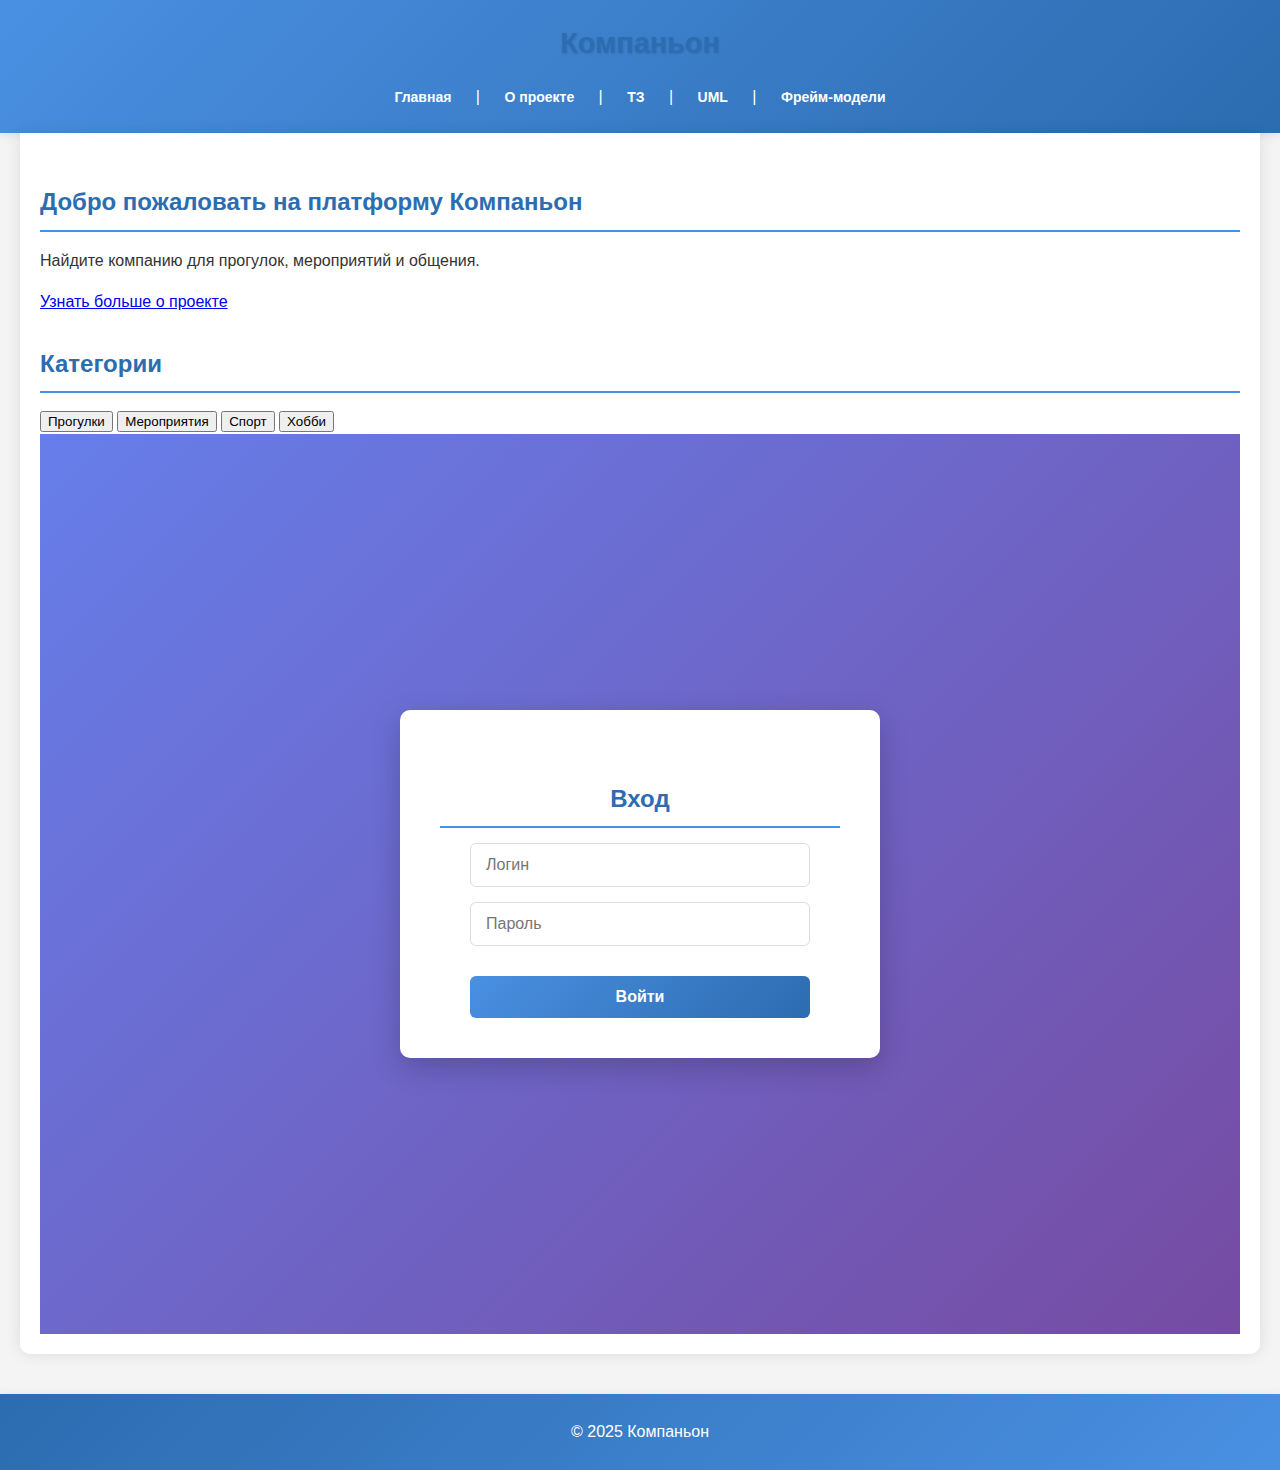
<file: index.html>
<!DOCTYPE html>
<html lang="ru">
<head>
<meta charset="UTF-8">
<meta name="viewport" content="width=device-width, initial-scale=1.0">
<title>Компаньон — Главная</title>
<link rel="stylesheet" href="style.css">
</head>
<body>
<header>
  <h1>Компаньон</h1>
  <nav>
    <a href="index.html">Главная</a> |
    <a href="about.html">О проекте</a> |
    <a href="tz.html">ТЗ</a> |
    <a href="uml.html">UML</a> |
    <a href="frames.html">Фрейм-модели</a>
  </nav>
</header>
<main>
  <div class="intro">
    <h2>Добро пожаловать на платформу Компаньон</h2>
    <p>Найдите компанию для прогулок, мероприятий и общения.</p>
    <p><a href="about.html">Узнать больше о проекте</a></p>
  </div>
  <div class="categories">
    <h2>Категории</h2>
    <button>Прогулки</button>
    <button>Мероприятия</button>
    <button>Спорт</button>
    <button>Хобби</button>
  </div>

  <div class="login-page">
    <div class="login-box">
      <h2>Вход</h2>
      <input type="text" placeholder="Логин" id="username">
      <input type="password" placeholder="Пароль" id="password">
      <button onclick="login()">Войти</button>
    </div>
  </div>
</main>
<footer>© 2025 Компаньон</footer>
<script src="app.js"></script>
</body>
</html>
</file>
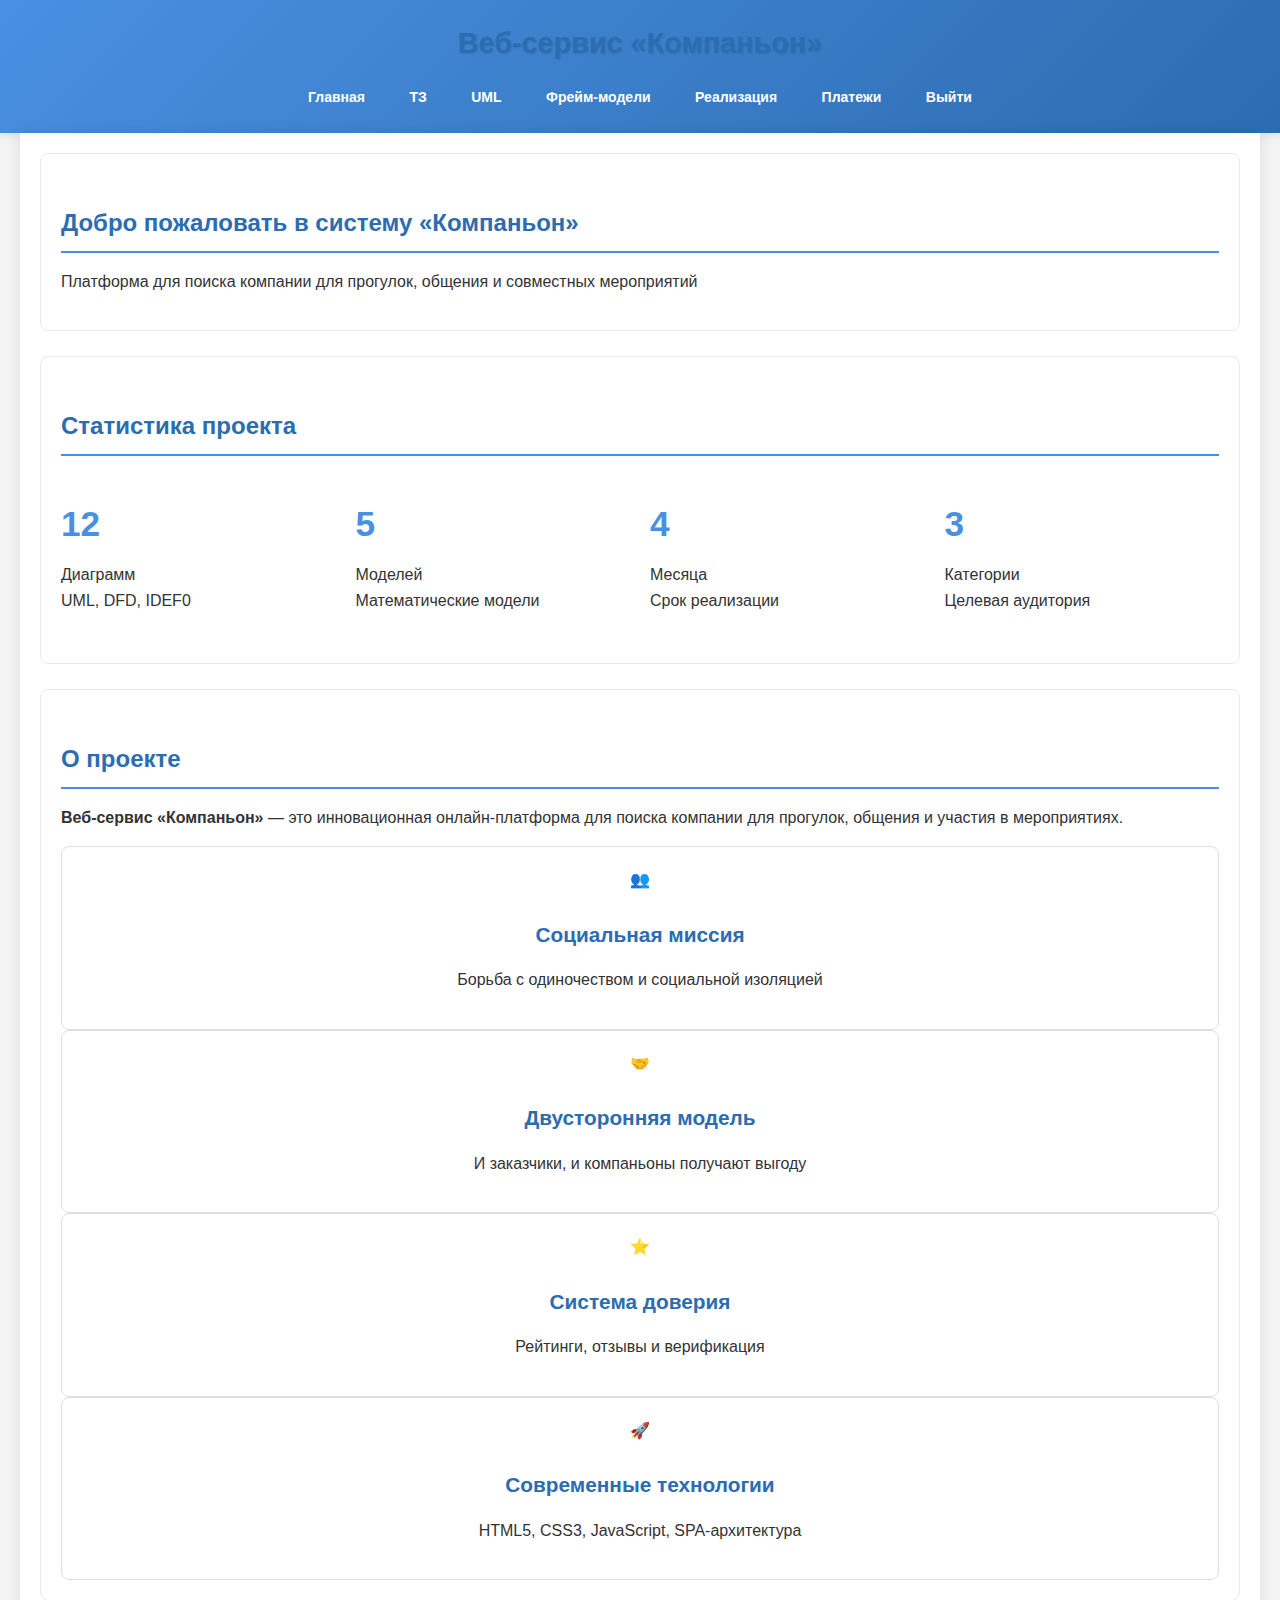
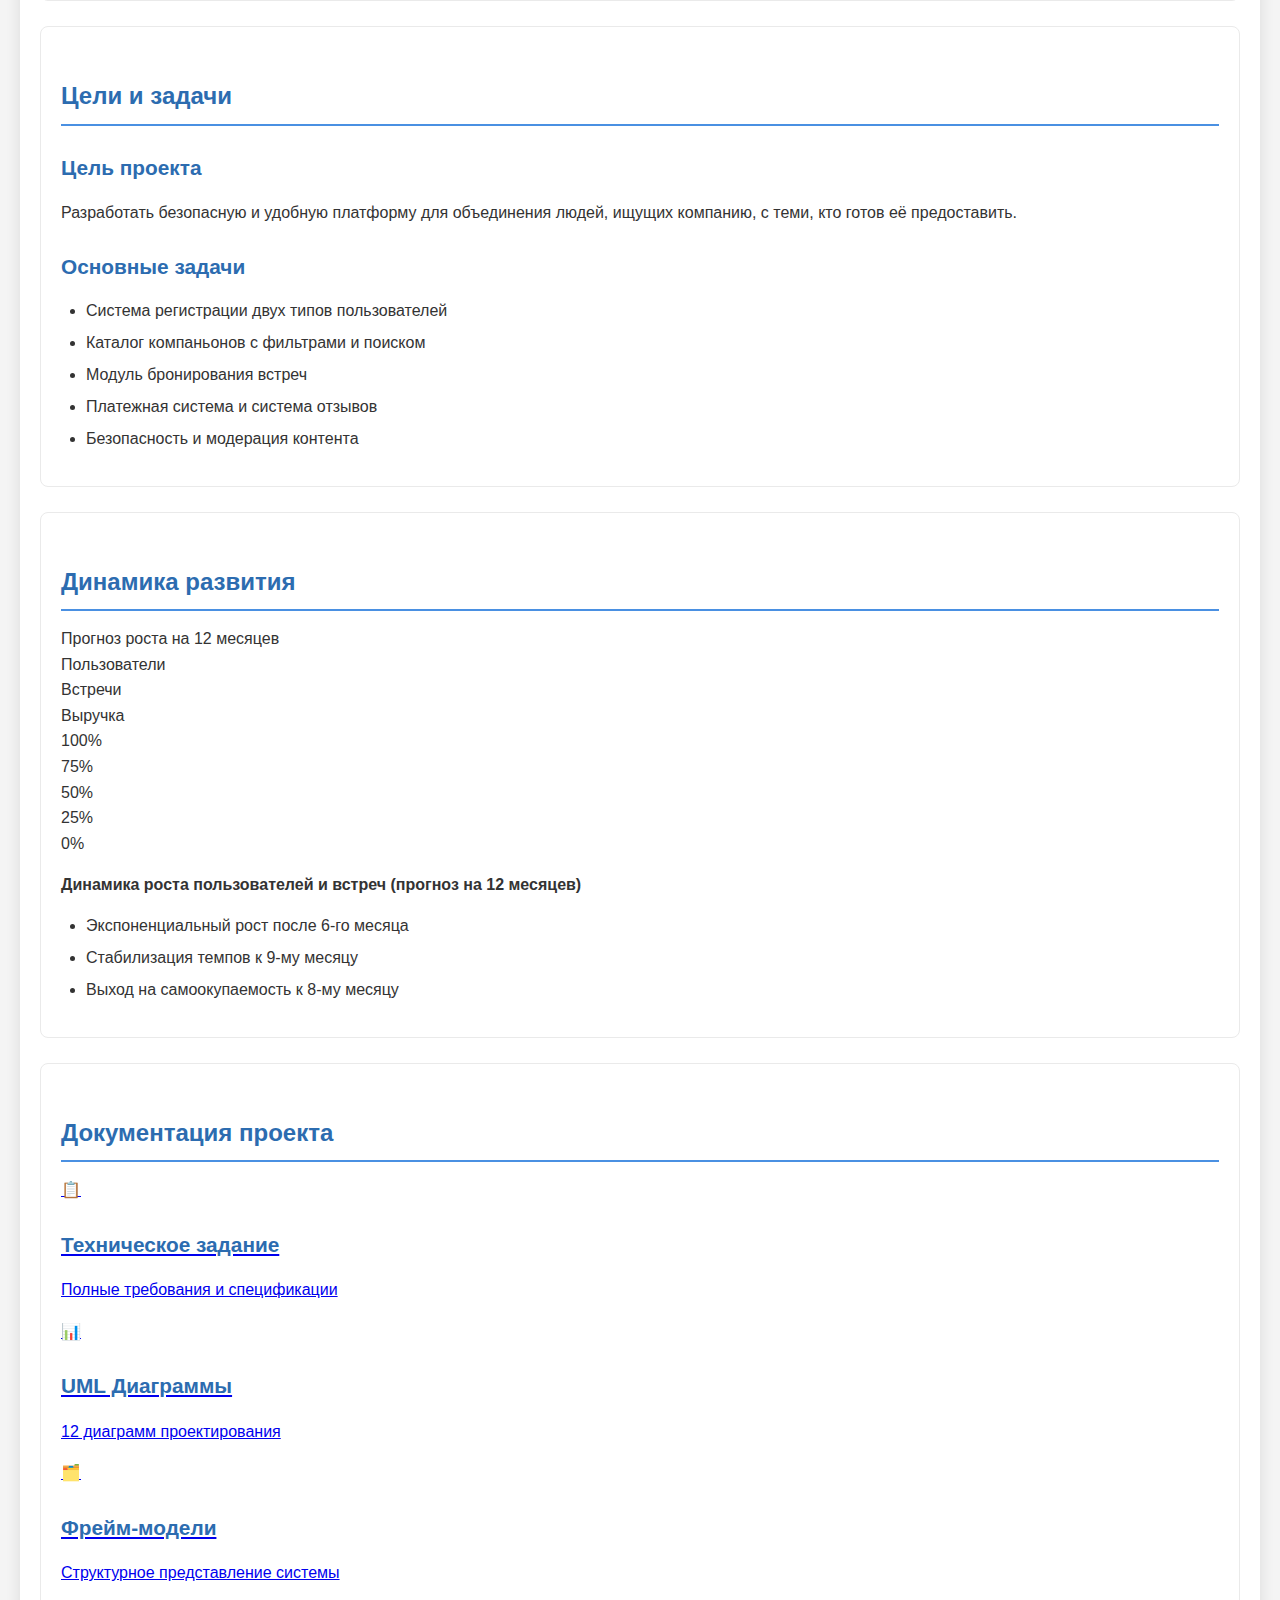
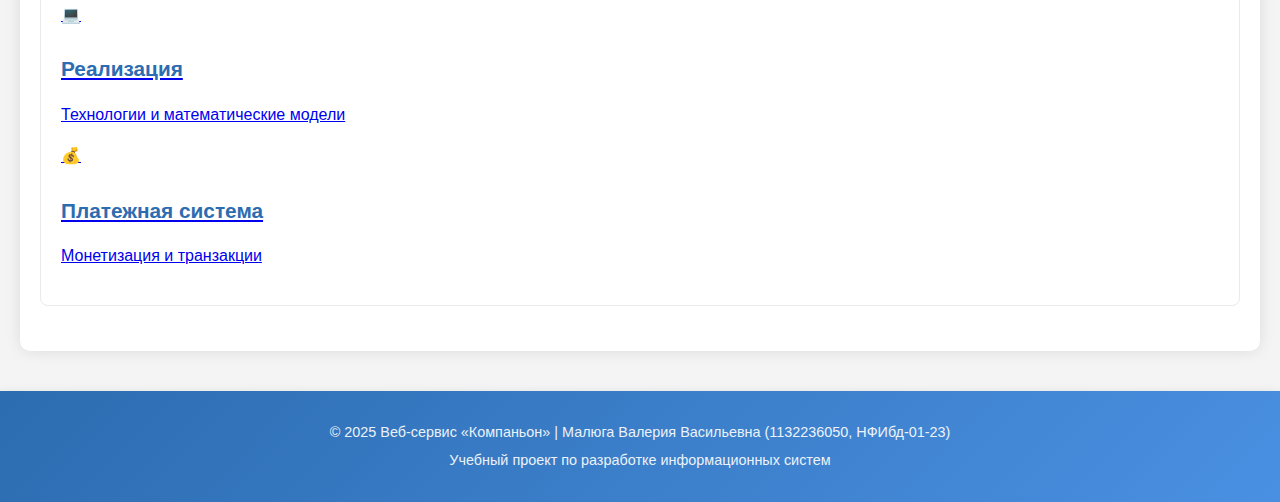
<file: about.html>
<!DOCTYPE html>
<html lang="ru">
<head>
    <meta charset="UTF-8">
    <meta name="viewport" content="width=device-width, initial-scale=1.0">
    <title>Компаньон — Главная</title>
    <link rel="stylesheet" href="style.css">
</head>
<body>
    <header>
        <div class="header-content">
            <h1>Веб-сервис «Компаньон»</h1>
            <nav>
                <a href="about.html" class="active">Главная</a>
                <a href="tz.html">ТЗ</a>
                <a href="uml.html">UML</a>
                <a href="frames.html">Фрейм-модели</a>
                <a href="implementation.html">Реализация</a>
                <a href="payments.html">Платежи</a>
                <a href="index.html" class="logout">Выйти</a>
            </nav>
        </div>
    </header>

    <main>
        <!-- Приветствие -->
        <section class="hero">
            <div class="hero-content">
                <h2>Добро пожаловать в систему «Компаньон»</h2>
                <p>Платформа для поиска компании для прогулок, общения и совместных мероприятий</p>
            </div>
        </section>

        <!-- Статистика -->
        <section class="stats-section">
            <h2>Статистика проекта</h2>
            <div class="stats-grid">
                <div class="stat-item">
                    <div class="stat-number">12</div>
                    <div class="stat-label">Диаграмм</div>
                    <div class="stat-desc">UML, DFD, IDEF0</div>
                </div>
                <div class="stat-item">
                    <div class="stat-number">5</div>
                    <div class="stat-label">Моделей</div>
                    <div class="stat-desc">Математические модели</div>
                </div>
                <div class="stat-item">
                    <div class="stat-number">4</div>
                    <div class="stat-label">Месяца</div>
                    <div class="stat-desc">Срок реализации</div>
                </div>
                <div class="stat-item">
                    <div class="stat-number">3</div>
                    <div class="stat-label">Категории</div>
                    <div class="stat-desc">Целевая аудитория</div>
                </div>
            </div>
        </section>

        <!-- О проекте -->
        <section class="about-section">
            <h2>О проекте</h2>
            <div class="about-content">
                <p><strong>Веб-сервис «Компаньон»</strong> — это инновационная онлайн-платформа для поиска компании для прогулок, общения и участия в мероприятиях.</p>
                
                <div class="features">
                    <div class="feature">
                        <div class="feature-icon">👥</div>
                        <h3>Социальная миссия</h3>
                        <p>Борьба с одиночеством и социальной изоляцией</p>
                    </div>
                    <div class="feature">
                        <div class="feature-icon">🤝</div>
                        <h3>Двусторонняя модель</h3>
                        <p>И заказчики, и компаньоны получают выгоду</p>
                    </div>
                    <div class="feature">
                        <div class="feature-icon">⭐</div>
                        <h3>Система доверия</h3>
                        <p>Рейтинги, отзывы и верификация</p>
                    </div>
                    <div class="feature">
                        <div class="feature-icon">🚀</div>
                        <h3>Современные технологии</h3>
                        <p>HTML5, CSS3, JavaScript, SPA-архитектура</p>
                    </div>
                </div>
            </div>
        </section>

        <!-- Цели и задачи -->
        <section class="goals-section">
            <h2>Цели и задачи</h2>
            <div class="goals-content">
                <div class="goal-card">
                    <h3>Цель проекта</h3>
                    <p>Разработать безопасную и удобную платформу для объединения людей, ищущих компанию, с теми, кто готов её предоставить.</p>
                </div>
                
                <div class="tasks">
                    <h3>Основные задачи</h3>
                    <ul>
                        <li>Система регистрации двух типов пользователей</li>
                        <li>Каталог компаньонов с фильтрами и поиском</li>
                        <li>Модуль бронирования встреч</li>
                        <li>Платежная система и система отзывов</li>
                        <li>Безопасность и модерация контента</li>
                    </ul>
                </div>
            </div>
        </section>

        <!-- График -->
        <section class="chart-section">
            <h2>Динамика развития</h2>
            <div class="chart-container">
                <div class="chart">
                    <div class="chart-title">Прогноз роста на 12 месяцев</div>
                    <div class="chart-bars">
                        <div class="bar-group">
                            <div class="bar users" style="height: 60%"></div>
                            <div class="bar-label">Пользователи</div>
                        </div>
                        <div class="bar-group">
                            <div class="bar meetings" style="height: 40%"></div>
                            <div class="bar-label">Встречи</div>
                        </div>
                        <div class="bar-group">
                            <div class="bar revenue" style="height: 30%"></div>
                            <div class="bar-label">Выручка</div>
                        </div>
                    </div>
                    <div class="chart-scale">
                        <div class="scale">100%</div>
                        <div class="scale">75%</div>
                        <div class="scale">50%</div>
                        <div class="scale">25%</div>
                        <div class="scale">0%</div>
                    </div>
                </div>
                <div class="chart-info">
                    <p><strong>Динамика роста пользователей и встреч (прогноз на 12 месяцев)</strong></p>
                    <ul>
                        <li>Экспоненциальный рост после 6-го месяца</li>
                        <li>Стабилизация темпов к 9-му месяцу</li>
                        <li>Выход на самоокупаемость к 8-му месяцу</li>
                    </ul>
                </div>
            </div>
        </section>

        <!-- Быстрые ссылки -->
        <section class="links-section">
            <h2>Документация проекта</h2>
            <div class="links-grid">
                <a href="tz.html" class="link-card">
                    <div class="link-icon">📋</div>
                    <h3>Техническое задание</h3>
                    <p>Полные требования и спецификации</p>
                </a>
                <a href="uml.html" class="link-card">
                    <div class="link-icon">📊</div>
                    <h3>UML Диаграммы</h3>
                    <p>12 диаграмм проектирования</p>
                </a>
                <a href="frames.html" class="link-card">
                    <div class="link-icon">🗂️</div>
                    <h3>Фрейм-модели</h3>
                    <p>Структурное представление системы</p>
                </a>
                <a href="implementation.html" class="link-card">
                    <div class="link-icon">💻</div>
                    <h3>Реализация</h3>
                    <p>Технологии и математические модели</p>
                </a>
                <a href="payments.html" class="link-card">
                    <div class="link-icon">💰</div>
                    <h3>Платежная система</h3>
                    <p>Монетизация и транзакции</p>
                </a>
            </div>
        </section>
    </main>

    <footer>
        <div class="footer-content">
            <p>© 2025 Веб-сервис «Компаньон» | Малюга Валерия Васильевна (1132236050, НФИбд-01-23)</p>
            <p>Учебный проект по разработке информационных систем</p>
        </div>
    </footer>
</body>
</html>
</file>
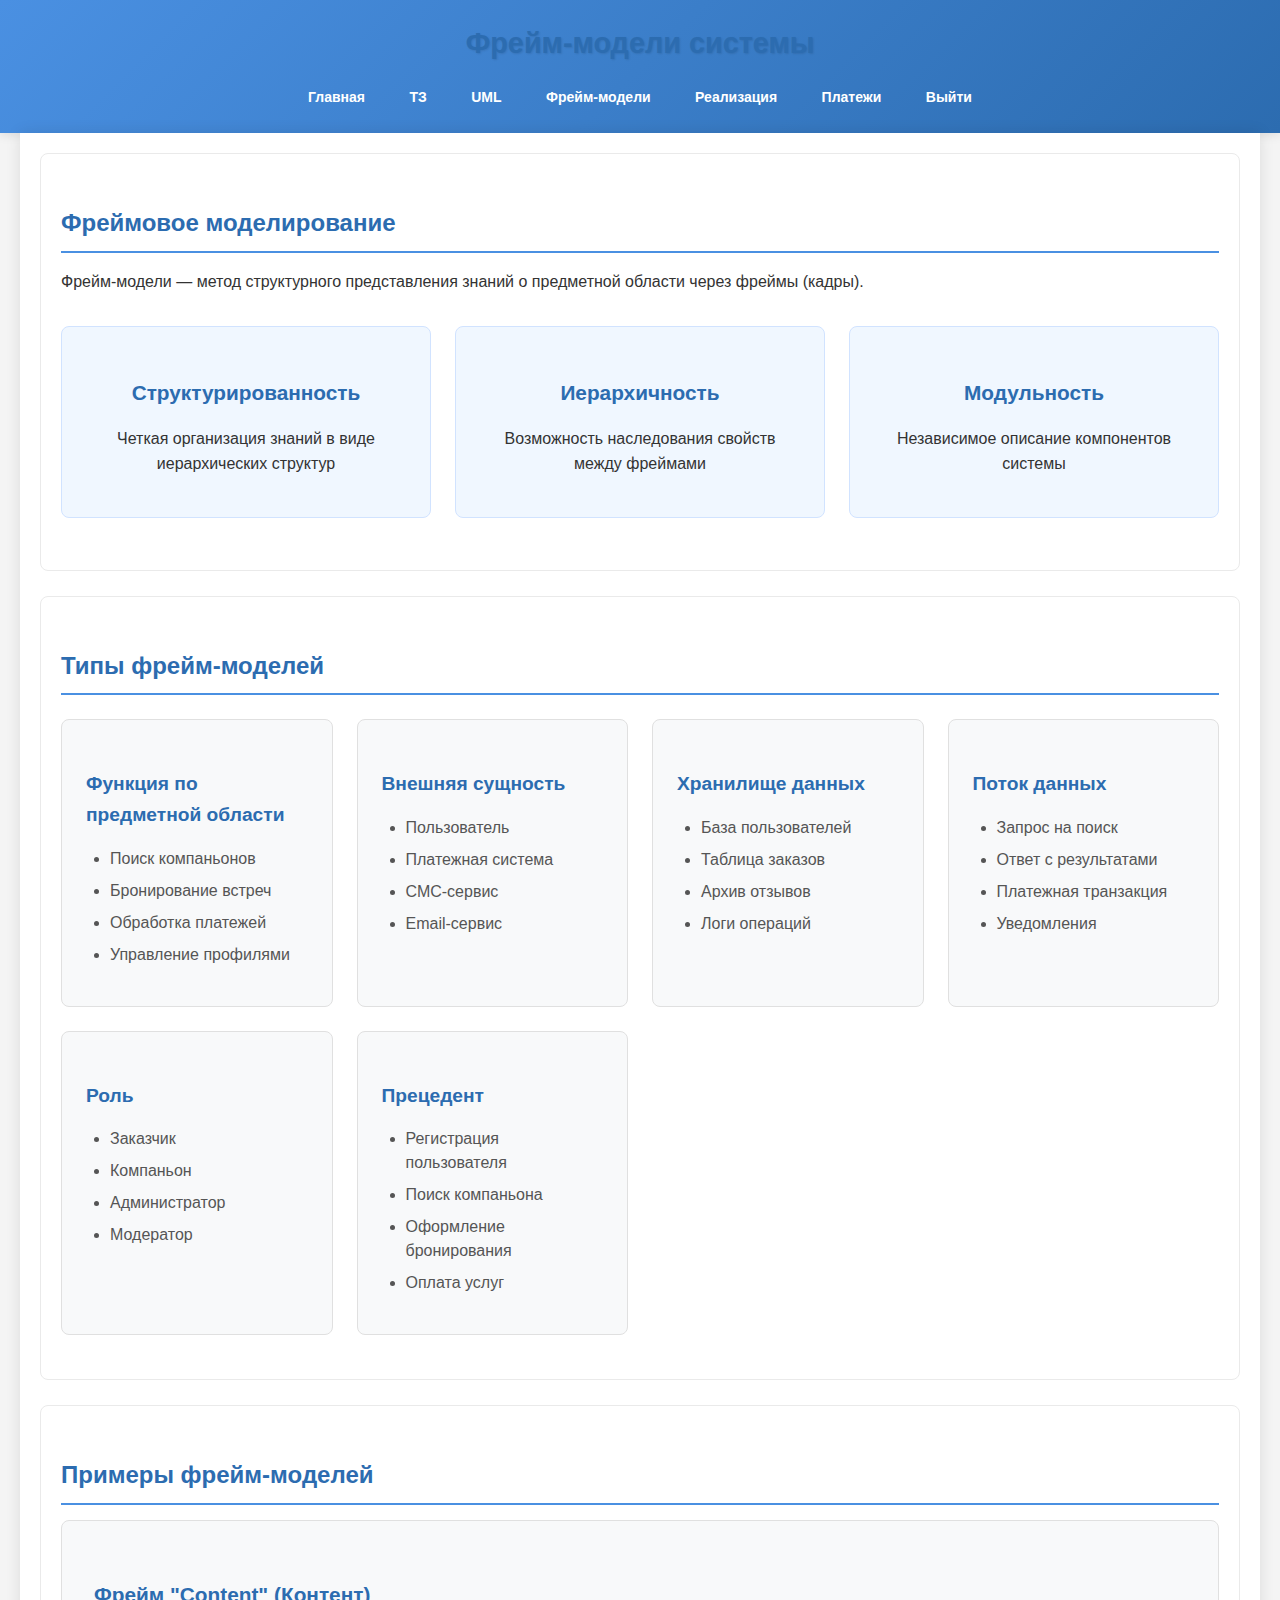
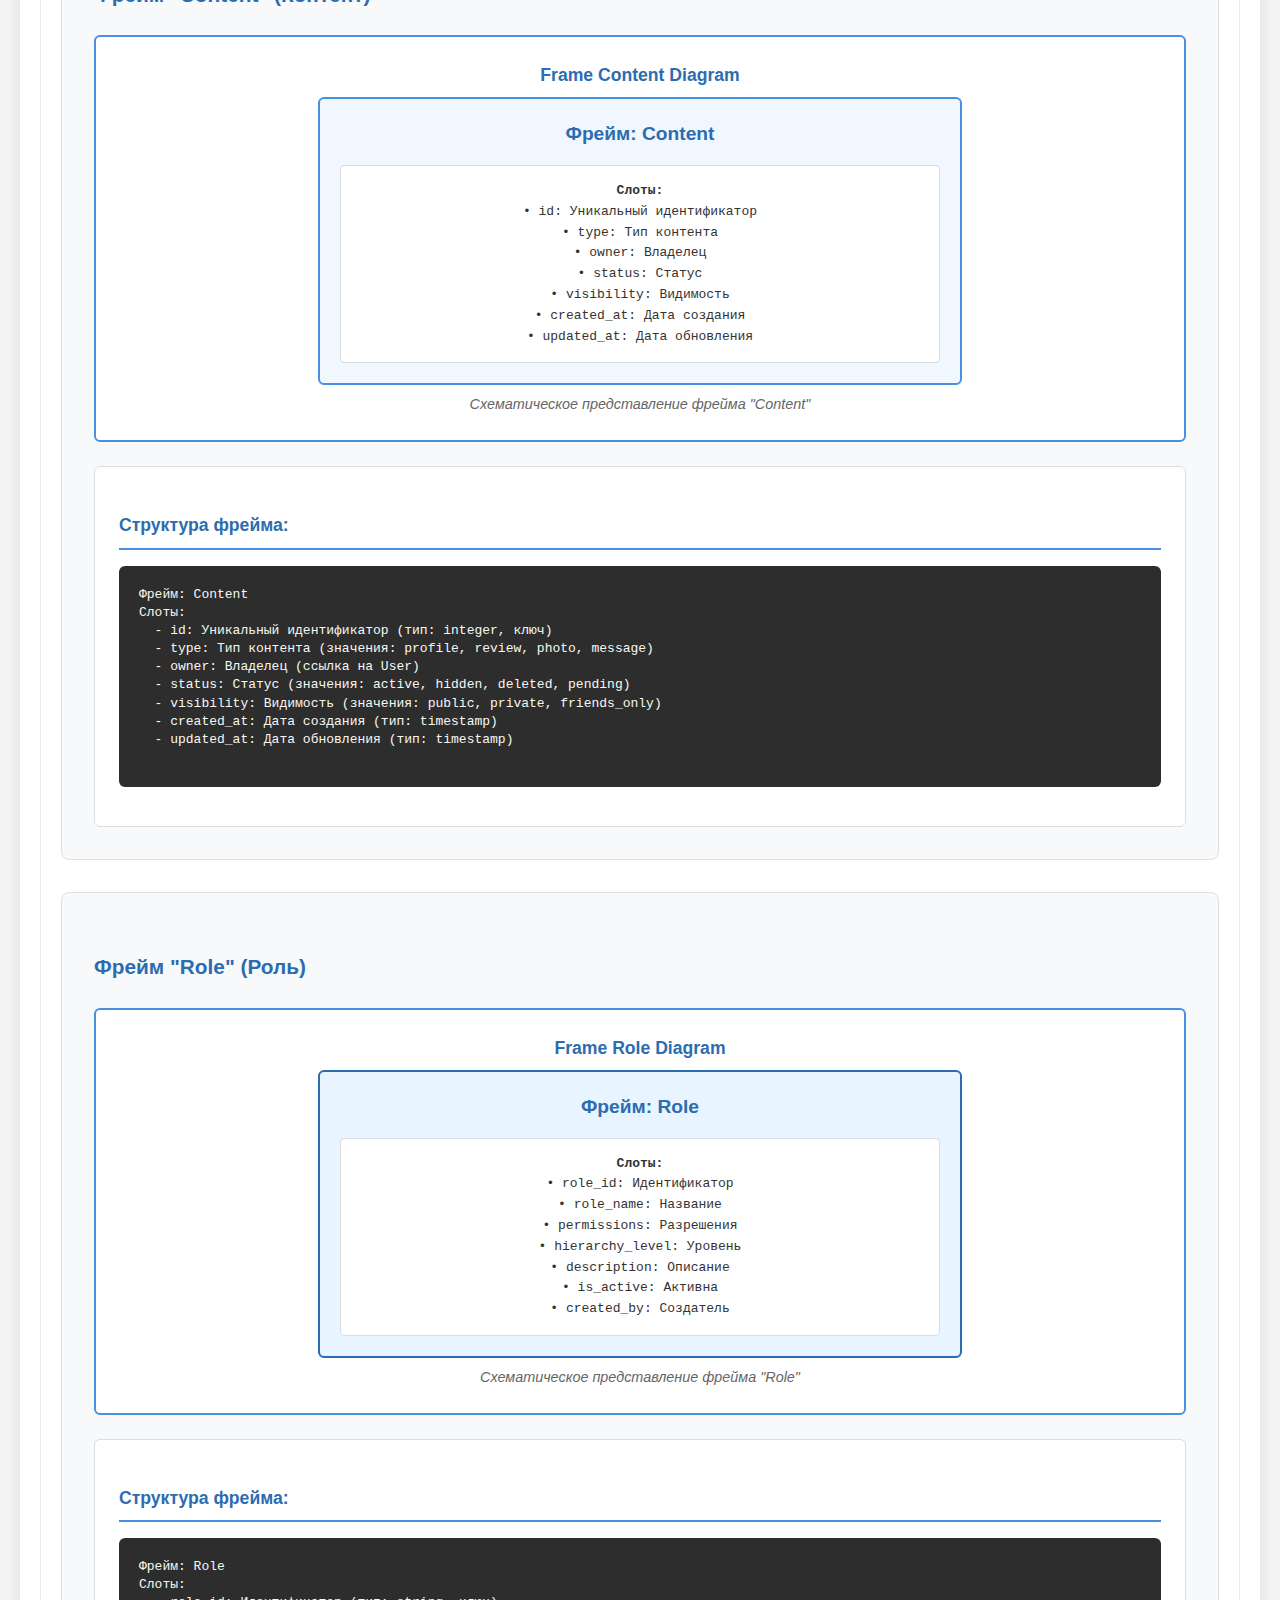
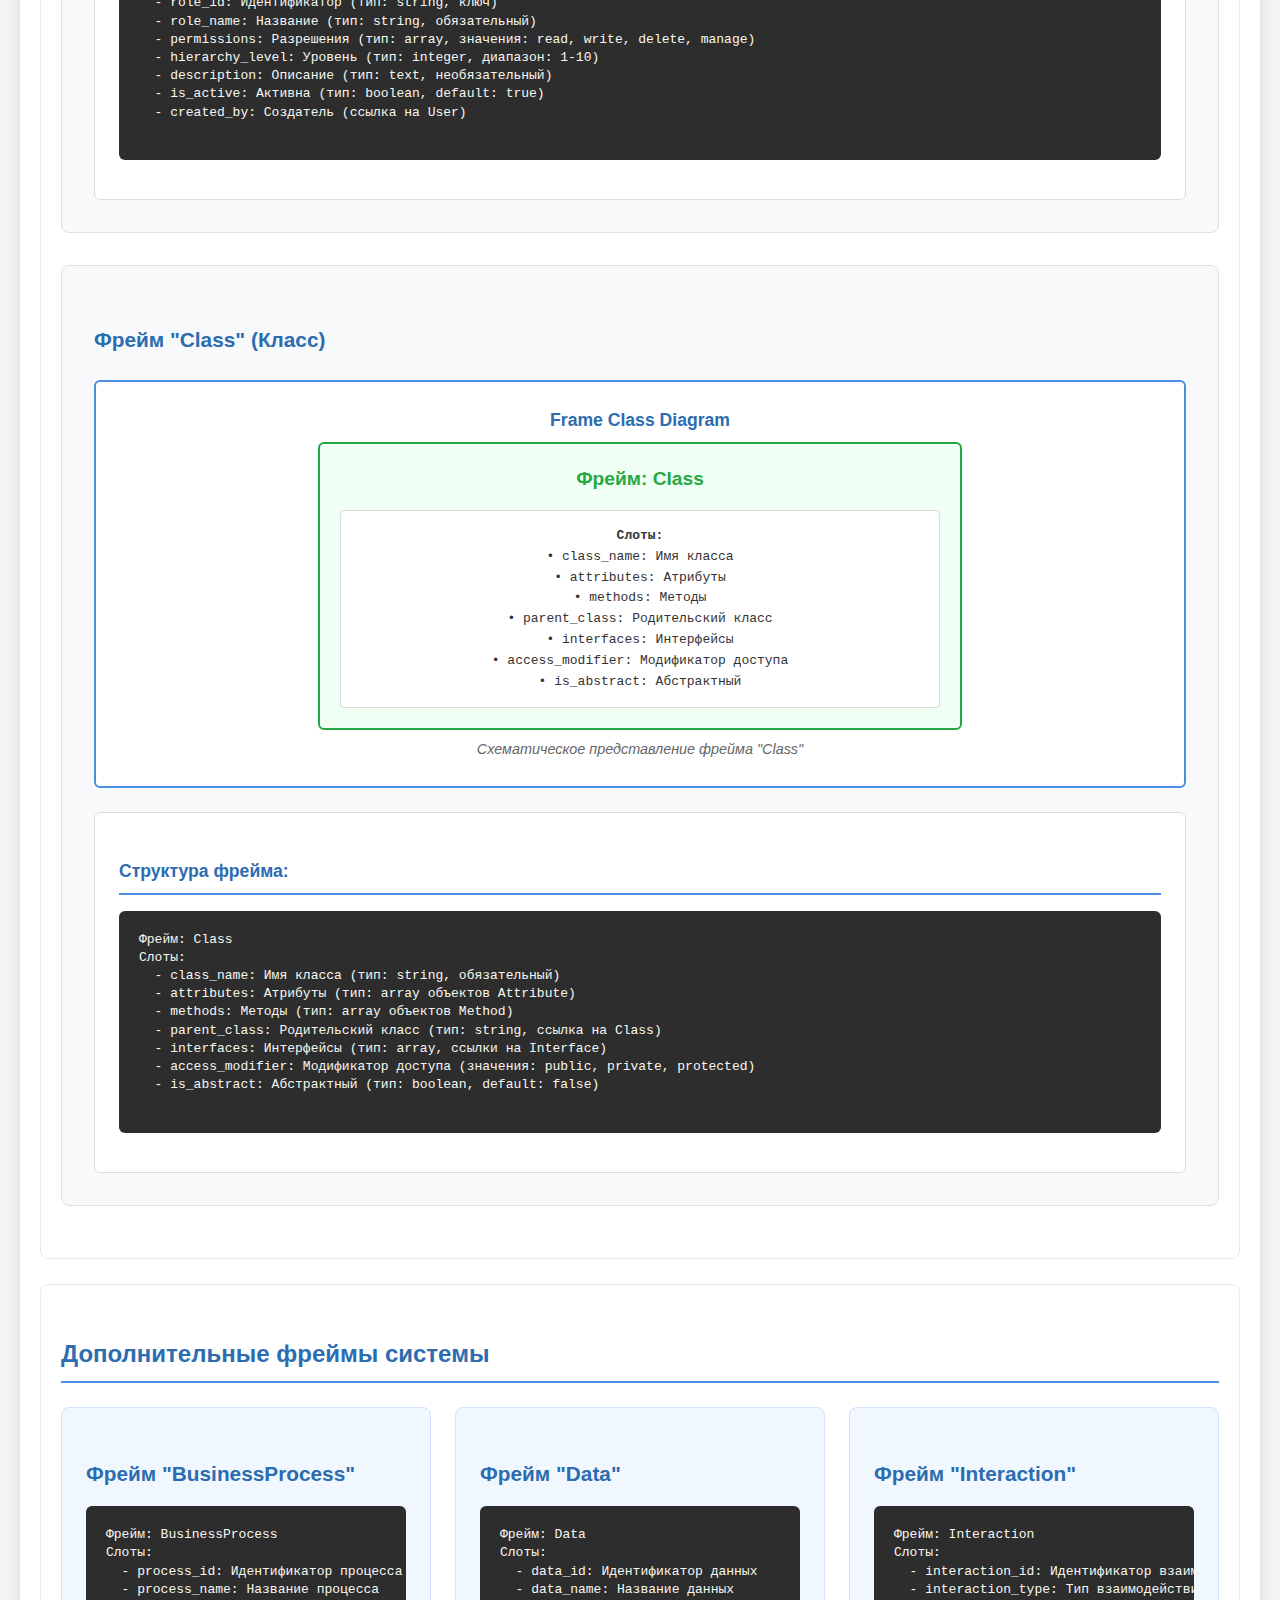
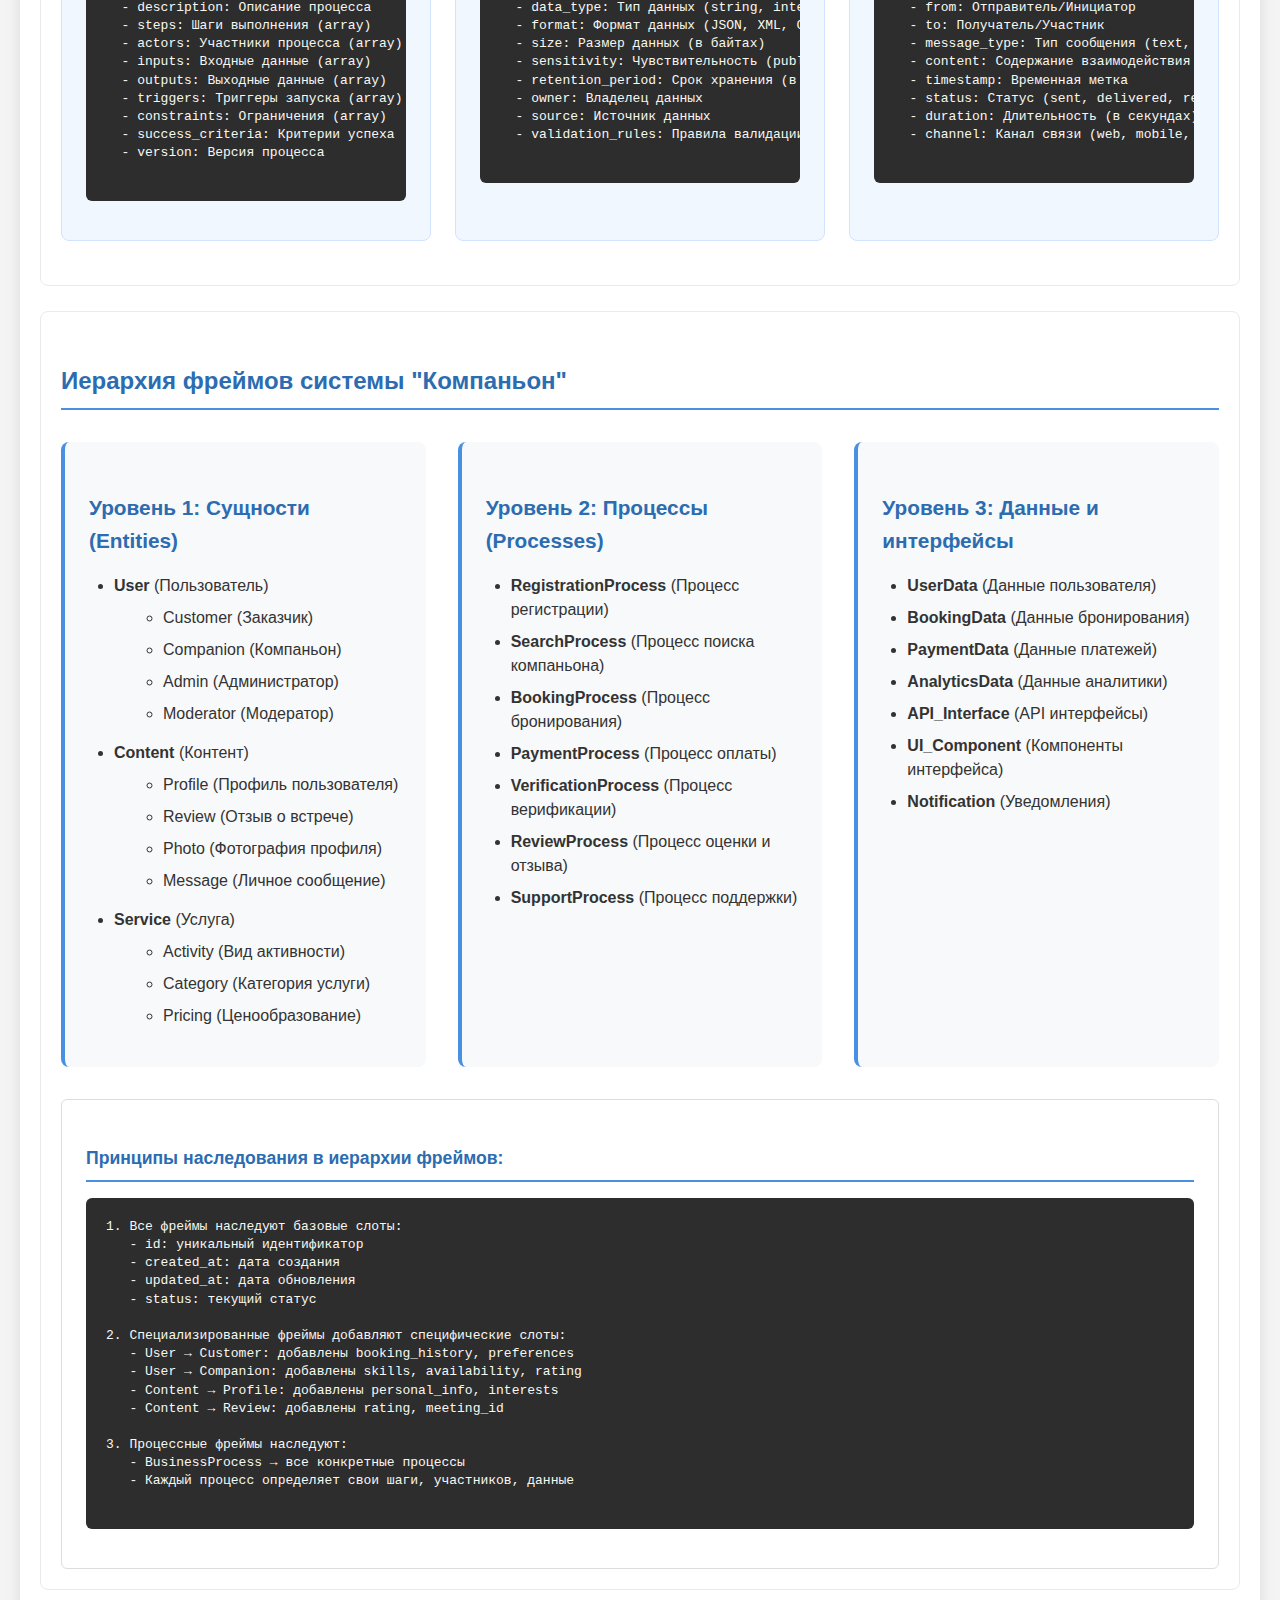
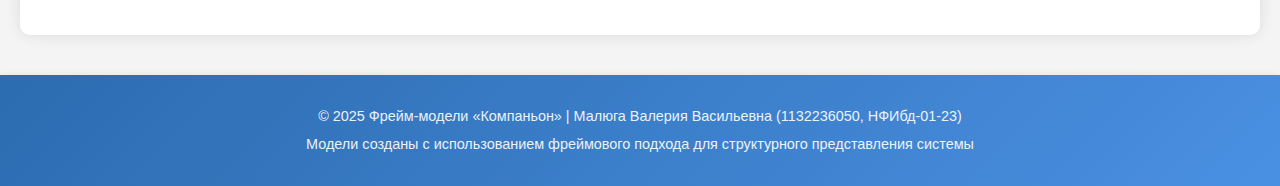
<file: frames.html>
<!DOCTYPE html>
<html lang="ru">
<head>
    <meta charset="UTF-8">
    <meta name="viewport" content="width=device-width, initial-scale=1.0">
    <title>Компаньон — Фрейм-модели</title>
    <link rel="stylesheet" href="style.css">
    <style>
        /* Дополнительные стили для фрейм-моделей */
        .frame-example {
            background: #f8f9fa;
            padding: 2rem;
            border-radius: 8px;
            margin-bottom: 2rem;
            border: 1px solid #e0e0e0;
        }
        
        .frame-image {
            text-align: center;
            margin: 1.5rem 0;
            background: white;
            padding: 1.5rem;
            border-radius: 6px;
            border: 2px solid #4a90e2;
            min-height: 250px;
            display: flex;
            flex-direction: column;
            justify-content: center;
            align-items: center;
        }
        
        .frame-diagram {
            max-width: 100%;
            height: auto;
            border-radius: 4px;
            margin-bottom: 1rem;
        }
        
        .diagram-title {
            font-weight: bold;
            color: #2c6cb0;
            margin-bottom: 0.5rem;
            font-size: 1.1rem;
        }
        
        .image-caption {
            font-style: italic;
            color: #666;
            font-size: 0.9rem;
            text-align: center;
            margin-top: 0.5rem;
        }
        
        .frame-structure {
            background: white;
            padding: 1.5rem;
            border-radius: 6px;
            margin-top: 1.5rem;
            border: 1px solid #ddd;
        }
        
        .frame-structure h4 {
            color: #2c6cb0;
            margin-bottom: 1rem;
            border-bottom: 2px solid #4a90e2;
            padding-bottom: 0.5rem;
        }
        
        .benefits {
            display: grid;
            grid-template-columns: repeat(auto-fit, minmax(250px, 1fr));
            gap: 1.5rem;
            margin: 2rem 0;
        }
        
        .benefit {
            background: #f0f7ff;
            padding: 1.5rem;
            border-radius: 8px;
            text-align: center;
            border: 1px solid #d1e3ff;
        }
        
        .benefit h3 {
            color: #2c6cb0;
            margin-bottom: 0.5rem;
        }
        
        .frame-types {
            display: grid;
            grid-template-columns: repeat(auto-fit, minmax(250px, 1fr));
            gap: 1.5rem;
            margin: 1.5rem 0;
        }
        
        .frame-type {
            background: #f8f9fa;
            padding: 1.5rem;
            border-radius: 8px;
            border: 1px solid #e0e0e0;
        }
        
        .frame-type h3 {
            color: #2c6cb0;
            margin-bottom: 1rem;
            font-size: 1.2rem;
        }
        
        .frame-type ul {
            padding-left: 1.5rem;
        }
        
        .frame-type li {
            margin: 0.5rem 0;
            color: #555;
        }
        
        .additional-frames {
            display: grid;
            grid-template-columns: repeat(auto-fit, minmax(300px, 1fr));
            gap: 1.5rem;
            margin: 1.5rem 0;
        }
        
        .additional-frame {
            background: #f0f7ff;
            padding: 1.5rem;
            border-radius: 8px;
            border: 1px solid #d1e3ff;
        }
        
        .additional-frame h3 {
            color: #2c6cb0;
            margin-bottom: 1rem;
        }
        
        .hierarchy {
            display: grid;
            grid-template-columns: repeat(auto-fit, minmax(300px, 1fr));
            gap: 2rem;
            margin: 2rem 0;
        }
        
        .level {
            background: #f8f9fa;
            padding: 1.5rem;
            border-radius: 8px;
            border-left: 4px solid #4a90e2;
        }
        
        .level h3 {
            color: #2c6cb0;
            margin-bottom: 1rem;
        }
        
        .level ul ul {
            margin-left: 1.5rem;
            margin-top: 0.5rem;
        }
    </style>
</head>
<body>
    <header>
        <div class="header-content">
            <h1>Фрейм-модели системы</h1>
            <nav>
                <a href="about.html">Главная</a>
                <a href="tz.html">ТЗ</a>
                <a href="uml.html">UML</a>
                <a href="frames.html" class="active">Фрейм-модели</a>
                <a href="implementation.html">Реализация</a>
                <a href="payments.html">Платежи</a>
                <a href="index.html" class="logout">Выйти</a>
            </nav>
        </div>
    </header>

    <main>
        <!-- Введение -->
        <section class="intro-section">
            <h2>Фреймовое моделирование</h2>
            <p>Фрейм-модели — метод структурного представления знаний о предметной области через фреймы (кадры).</p>
            
            <div class="benefits">
                <div class="benefit">
                    <h3>Структурированность</h3>
                    <p>Четкая организация знаний в виде иерархических структур</p>
                </div>
                <div class="benefit">
                    <h3>Иерархичность</h3>
                    <p>Возможность наследования свойств между фреймами</p>
                </div>
                <div class="benefit">
                    <h3>Модульность</h3>
                    <p>Независимое описание компонентов системы</p>
                </div>
            </div>
        </section>

        <!-- Типы фреймов -->
        <section class="types-section">
            <h2>Типы фрейм-моделей</h2>
            
            <div class="frame-types">
                <div class="frame-type">
                    <h3>Функция по предметной области</h3>
                    <ul>
                        <li>Поиск компаньонов</li>
                        <li>Бронирование встреч</li>
                        <li>Обработка платежей</li>
                        <li>Управление профилями</li>
                    </ul>
                </div>
                
                <div class="frame-type">
                    <h3>Внешняя сущность</h3>
                    <ul>
                        <li>Пользователь</li>
                        <li>Платежная система</li>
                        <li>СМС-сервис</li>
                        <li>Email-сервис</li>
                    </ul>
                </div>
                
                <div class="frame-type">
                    <h3>Хранилище данных</h3>
                    <ul>
                        <li>База пользователей</li>
                        <li>Таблица заказов</li>
                        <li>Архив отзывов</li>
                        <li>Логи операций</li>
                    </ul>
                </div>
                
                <div class="frame-type">
                    <h3>Поток данных</h3>
                    <ul>
                        <li>Запрос на поиск</li>
                        <li>Ответ с результатами</li>
                        <li>Платежная транзакция</li>
                        <li>Уведомления</li>
                    </ul>
                </div>
                
                <div class="frame-type">
                    <h3>Роль</h3>
                    <ul>
                        <li>Заказчик</li>
                        <li>Компаньон</li>
                        <li>Администратор</li>
                        <li>Модератор</li>
                    </ul>
                </div>
                
                <div class="frame-type">
                    <h3>Прецедент</h3>
                    <ul>
                        <li>Регистрация пользователя</li>
                        <li>Поиск компаньона</li>
                        <li>Оформление бронирования</li>
                        <li>Оплата услуг</li>
                    </ul>
                </div>
            </div>
        </section>

        <!-- Примеры фреймов -->
        <section class="examples-section">
            <h2>Примеры фрейм-моделей</h2>
            
            <!-- Фрейм Content -->
            <div class="frame-example">
                <h3>Фрейм "Content" (Контент)</h3>
                <div class="frame-image">
                    <div class="diagram-title">Frame Content Diagram</div>
                    <div style="width: 100%; max-width: 600px; margin: 0 auto; background: #f0f7ff; padding: 20px; border-radius: 6px; border: 2px solid #4a90e2;">
                        <div style="text-align: center; margin-bottom: 15px;">
                            <strong style="color: #2c6cb0; font-size: 1.2rem;">Фрейм: Content</strong>
                        </div>
                        <div style="font-family: monospace; background: white; padding: 15px; border-radius: 4px; border: 1px solid #ddd;">
                            <strong>Слоты:</strong><br>
                            • id: Уникальный идентификатор<br>
                            • type: Тип контента<br>
                            • owner: Владелец<br>
                            • status: Статус<br>
                            • visibility: Видимость<br>
                            • created_at: Дата создания<br>
                            • updated_at: Дата обновления
                        </div>
                    </div>
                    <div class="image-caption">Схематическое представление фрейма "Content"</div>
                </div>
                
                <div class="frame-structure">
                    <h4>Структура фрейма:</h4>
                    <pre>
Фрейм: Content
Слоты:
  - id: Уникальный идентификатор (тип: integer, ключ)
  - type: Тип контента (значения: profile, review, photo, message)
  - owner: Владелец (ссылка на User)
  - status: Статус (значения: active, hidden, deleted, pending)
  - visibility: Видимость (значения: public, private, friends_only)
  - created_at: Дата создания (тип: timestamp)
  - updated_at: Дата обновления (тип: timestamp)
                    </pre>
                </div>
            </div>
            
            <!-- Фрейм Role -->
            <div class="frame-example">
                <h3>Фрейм "Role" (Роль)</h3>
                <div class="frame-image">
                    <div class="diagram-title">Frame Role Diagram</div>
                    <div style="width: 100%; max-width: 600px; margin: 0 auto; background: #e8f4ff; padding: 20px; border-radius: 6px; border: 2px solid #2c6cb0;">
                        <div style="text-align: center; margin-bottom: 15px;">
                            <strong style="color: #2c6cb0; font-size: 1.2rem;">Фрейм: Role</strong>
                        </div>
                        <div style="font-family: monospace; background: white; padding: 15px; border-radius: 4px; border: 1px solid #ddd;">
                            <strong>Слоты:</strong><br>
                            • role_id: Идентификатор<br>
                            • role_name: Название<br>
                            • permissions: Разрешения<br>
                            • hierarchy_level: Уровень<br>
                            • description: Описание<br>
                            • is_active: Активна<br>
                            • created_by: Создатель
                        </div>
                    </div>
                    <div class="image-caption">Схематическое представление фрейма "Role"</div>
                </div>
                
                <div class="frame-structure">
                    <h4>Структура фрейма:</h4>
                    <pre>
Фрейм: Role
Слоты:
  - role_id: Идентификатор (тип: string, ключ)
  - role_name: Название (тип: string, обязательный)
  - permissions: Разрешения (тип: array, значения: read, write, delete, manage)
  - hierarchy_level: Уровень (тип: integer, диапазон: 1-10)
  - description: Описание (тип: text, необязательный)
  - is_active: Активна (тип: boolean, default: true)
  - created_by: Создатель (ссылка на User)
                    </pre>
                </div>
            </div>
            
            <!-- Фрейм Class -->
            <div class="frame-example">
                <h3>Фрейм "Class" (Класс)</h3>
                <div class="frame-image">
                    <div class="diagram-title">Frame Class Diagram</div>
                    <div style="width: 100%; max-width: 600px; margin: 0 auto; background: #f0fff4; padding: 20px; border-radius: 6px; border: 2px solid #28a745;">
                        <div style="text-align: center; margin-bottom: 15px;">
                            <strong style="color: #28a745; font-size: 1.2rem;">Фрейм: Class</strong>
                        </div>
                        <div style="font-family: monospace; background: white; padding: 15px; border-radius: 4px; border: 1px solid #ddd;">
                            <strong>Слоты:</strong><br>
                            • class_name: Имя класса<br>
                            • attributes: Атрибуты<br>
                            • methods: Методы<br>
                            • parent_class: Родительский класс<br>
                            • interfaces: Интерфейсы<br>
                            • access_modifier: Модификатор доступа<br>
                            • is_abstract: Абстрактный
                        </div>
                    </div>
                    <div class="image-caption">Схематическое представление фрейма "Class"</div>
                </div>
                
                <div class="frame-structure">
                    <h4>Структура фрейма:</h4>
                    <pre>
Фрейм: Class
Слоты:
  - class_name: Имя класса (тип: string, обязательный)
  - attributes: Атрибуты (тип: array объектов Attribute)
  - methods: Методы (тип: array объектов Method)
  - parent_class: Родительский класс (тип: string, ссылка на Class)
  - interfaces: Интерфейсы (тип: array, ссылки на Interface)
  - access_modifier: Модификатор доступа (значения: public, private, protected)
  - is_abstract: Абстрактный (тип: boolean, default: false)
                    </pre>
                </div>
            </div>
        </section>

        <!-- Дополнительные фреймы -->
        <section class="additional-section">
            <h2>Дополнительные фреймы системы</h2>
            
            <div class="additional-frames">
                <div class="additional-frame">
                    <h3>Фрейм "BusinessProcess"</h3>
                    <pre>
Фрейм: BusinessProcess
Слоты:
  - process_id: Идентификатор процесса
  - process_name: Название процесса
  - description: Описание процесса
  - steps: Шаги выполнения (array)
  - actors: Участники процесса (array)
  - inputs: Входные данные (array)
  - outputs: Выходные данные (array)
  - triggers: Триггеры запуска (array)
  - constraints: Ограничения (array)
  - success_criteria: Критерии успеха
  - version: Версия процесса
                    </pre>
                </div>
                
                <div class="additional-frame">
                    <h3>Фрейм "Data"</h3>
                    <pre>
Фрейм: Data
Слоты:
  - data_id: Идентификатор данных
  - data_name: Название данных
  - data_type: Тип данных (string, integer, boolean, etc.)
  - format: Формат данных (JSON, XML, CSV, etc.)
  - size: Размер данных (в байтах)
  - sensitivity: Чувствительность (public, confidential, secret)
  - retention_period: Срок хранения (в днях)
  - owner: Владелец данных
  - source: Источник данных
  - validation_rules: Правила валидации
                    </pre>
                </div>
                
                <div class="additional-frame">
                    <h3>Фрейм "Interaction"</h3>
                    <pre>
Фрейм: Interaction
Слоты:
  - interaction_id: Идентификатор взаимодействия
  - interaction_type: Тип взаимодействия (message, call, meeting)
  - from: Отправитель/Инициатор
  - to: Получатель/Участник
  - message_type: Тип сообщения (text, voice, video)
  - content: Содержание взаимодействия
  - timestamp: Временная метка
  - status: Статус (sent, delivered, read, failed)
  - duration: Длительность (в секундах)
  - channel: Канал связи (web, mobile, email)
                    </pre>
                </div>
            </div>
        </section>

        <!-- Иерархия фреймов -->
        <section class="hierarchy-section">
            <h2>Иерархия фреймов системы "Компаньон"</h2>
            
            <div class="hierarchy">
                <div class="level">
                    <h3>Уровень 1: Сущности (Entities)</h3>
                    <ul>
                        <li><strong>User</strong> (Пользователь)
                            <ul>
                                <li>Customer (Заказчик)</li>
                                <li>Companion (Компаньон)</li>
                                <li>Admin (Администратор)</li>
                                <li>Moderator (Модератор)</li>
                            </ul>
                        </li>
                        <li><strong>Content</strong> (Контент)
                            <ul>
                                <li>Profile (Профиль пользователя)</li>
                                <li>Review (Отзыв о встрече)</li>
                                <li>Photo (Фотография профиля)</li>
                                <li>Message (Личное сообщение)</li>
                            </ul>
                        </li>
                        <li><strong>Service</strong> (Услуга)
                            <ul>
                                <li>Activity (Вид активности)</li>
                                <li>Category (Категория услуги)</li>
                                <li>Pricing (Ценообразование)</li>
                            </ul>
                        </li>
                    </ul>
                </div>
                
                <div class="level">
                    <h3>Уровень 2: Процессы (Processes)</h3>
                    <ul>
                        <li><strong>RegistrationProcess</strong> (Процесс регистрации)</li>
                        <li><strong>SearchProcess</strong> (Процесс поиска компаньона)</li>
                        <li><strong>BookingProcess</strong> (Процесс бронирования)</li>
                        <li><strong>PaymentProcess</strong> (Процесс оплаты)</li>
                        <li><strong>VerificationProcess</strong> (Процесс верификации)</li>
                        <li><strong>ReviewProcess</strong> (Процесс оценки и отзыва)</li>
                        <li><strong>SupportProcess</strong> (Процесс поддержки)</li>
                    </ul>
                </div>
                
                <div class="level">
                    <h3>Уровень 3: Данные и интерфейсы</h3>
                    <ul>
                        <li><strong>UserData</strong> (Данные пользователя)</li>
                        <li><strong>BookingData</strong> (Данные бронирования)</li>
                        <li><strong>PaymentData</strong> (Данные платежей)</li>
                        <li><strong>AnalyticsData</strong> (Данные аналитики)</li>
                        <li><strong>API_Interface</strong> (API интерфейсы)</li>
                        <li><strong>UI_Component</strong> (Компоненты интерфейса)</li>
                        <li><strong>Notification</strong> (Уведомления)</li>
                    </ul>
                </div>
            </div>
            
            <div class="frame-structure" style="margin-top: 2rem;">
                <h4>Принципы наследования в иерархии фреймов:</h4>
                <pre>
1. Все фреймы наследуют базовые слоты:
   - id: уникальный идентификатор
   - created_at: дата создания
   - updated_at: дата обновления
   - status: текущий статус

2. Специализированные фреймы добавляют специфические слоты:
   - User → Customer: добавлены booking_history, preferences
   - User → Companion: добавлены skills, availability, rating
   - Content → Profile: добавлены personal_info, interests
   - Content → Review: добавлены rating, meeting_id

3. Процессные фреймы наследуют:
   - BusinessProcess → все конкретные процессы
   - Каждый процесс определяет свои шаги, участников, данные
                </pre>
            </div>
        </section>
    </main>

    <footer>
        <div class="footer-content">
            <p>© 2025 Фрейм-модели «Компаньон» | Малюга Валерия Васильевна (1132236050, НФИбд-01-23)</p>
            <p>Модели созданы с использованием фреймового подхода для структурного представления системы</p>
        </div>
    </footer>
</body>
</html>
</file>
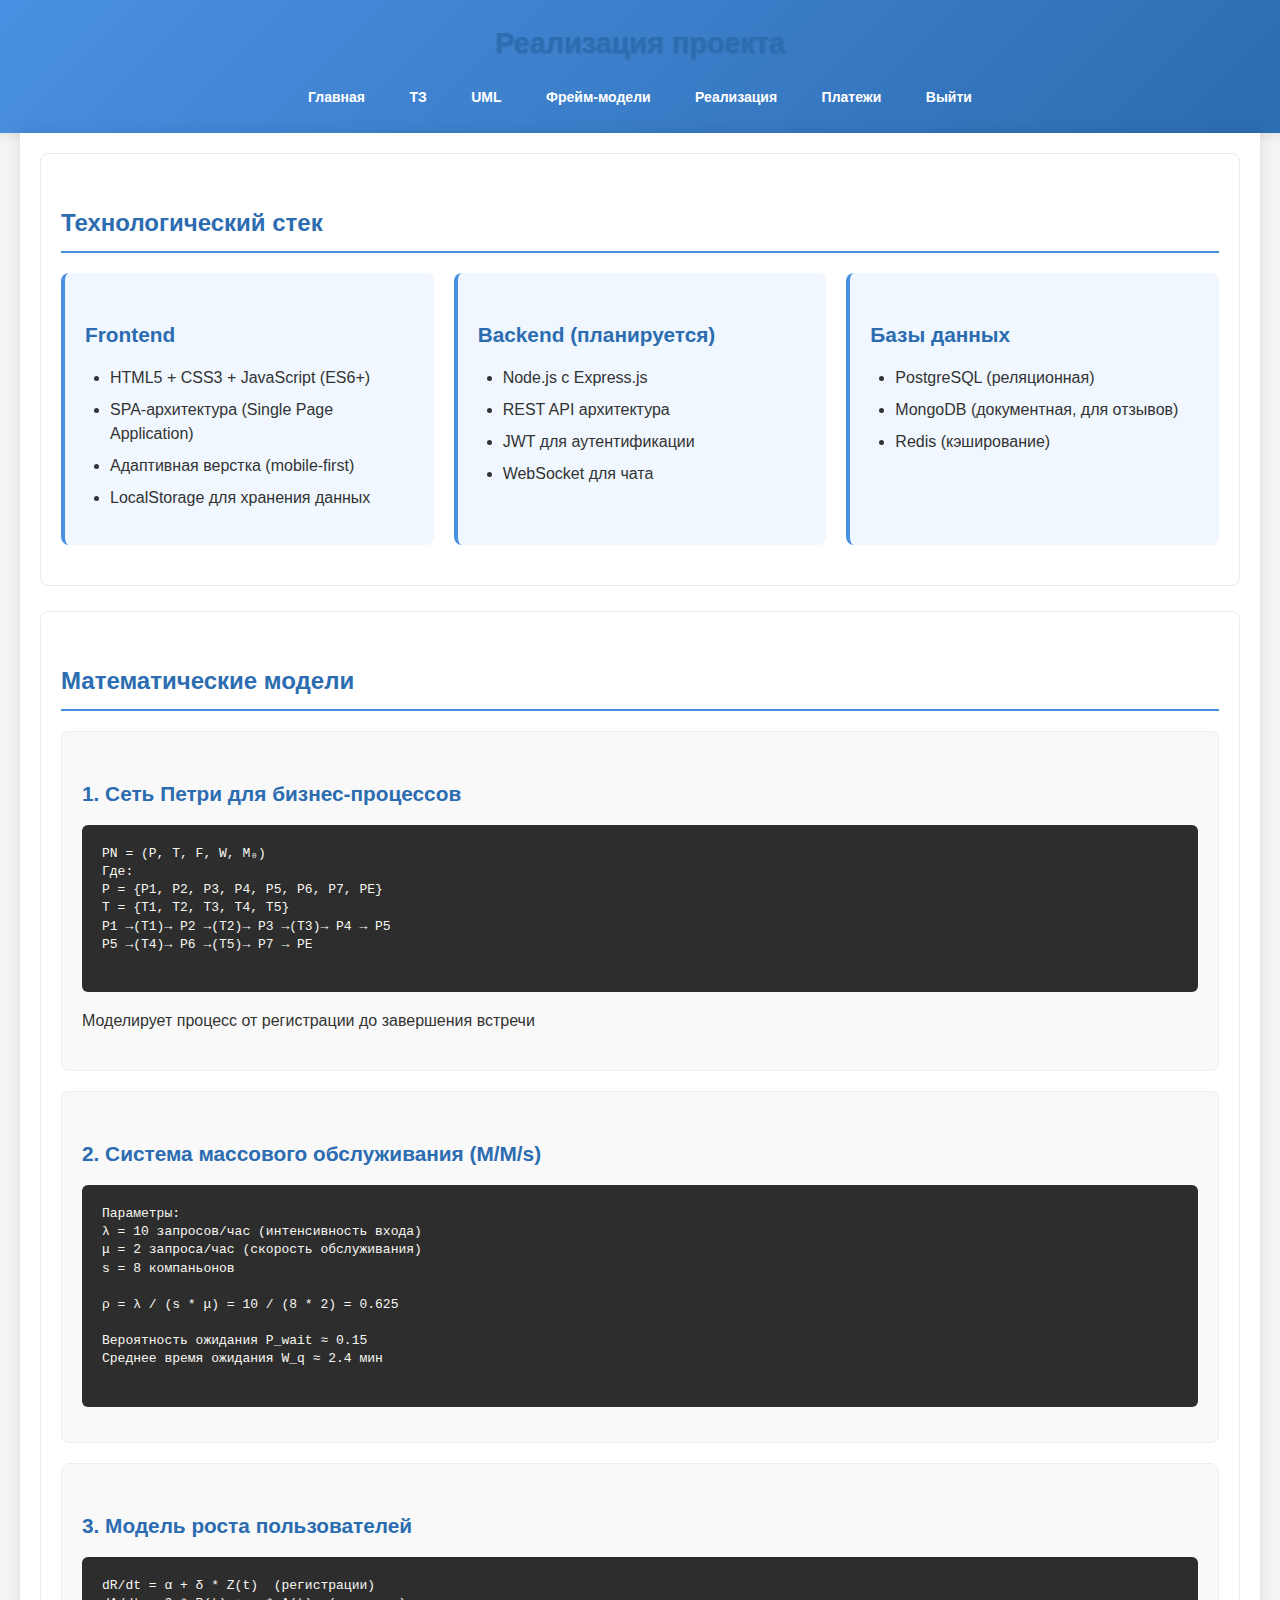
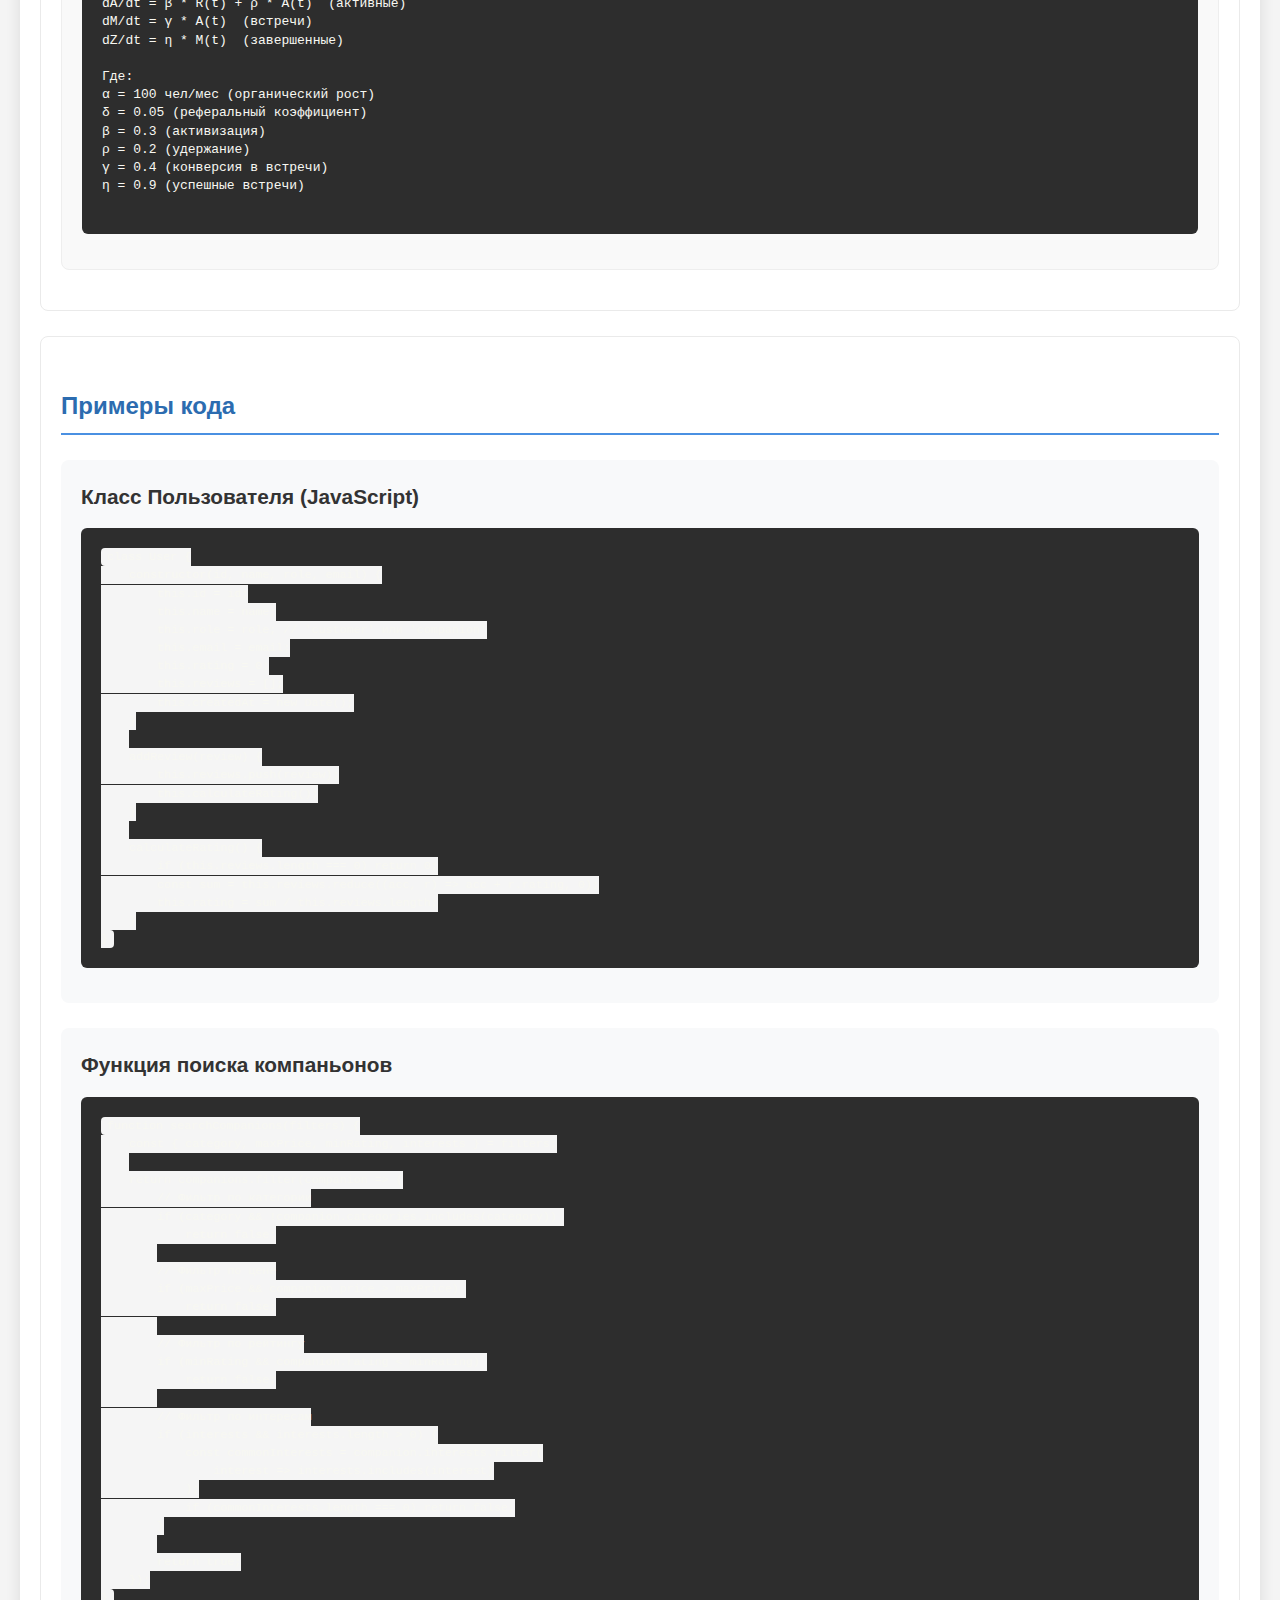
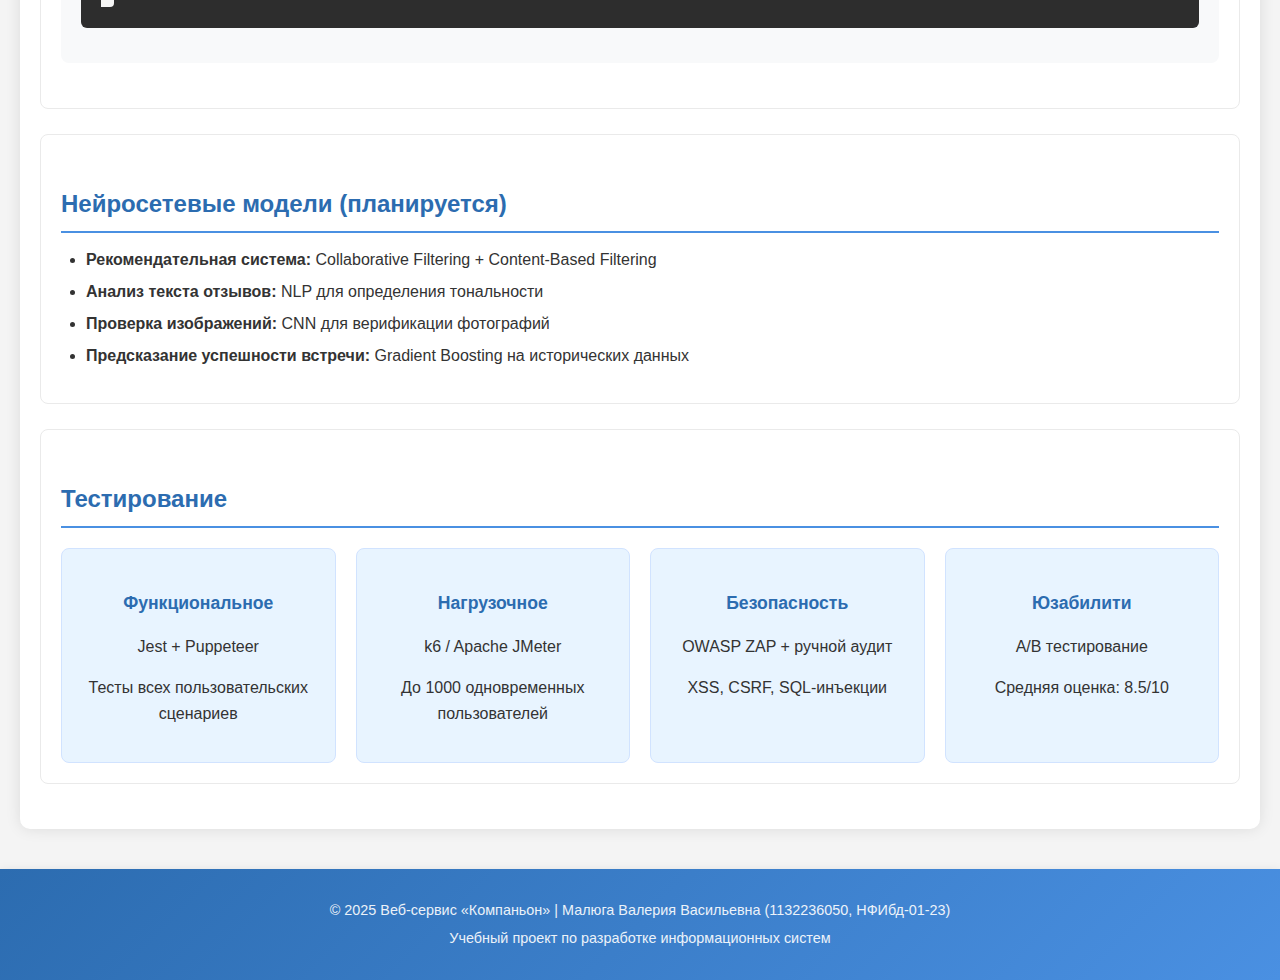
<file: implementation.html>
<!DOCTYPE html>
<html lang="ru">
<head>
    <meta charset="UTF-8">
    <meta name="viewport" content="width=device-width, initial-scale=1.0">
    <title>Компаньон — Реализация</title>
    <link rel="stylesheet" href="style.css">
</head>
<body>
    <header>
        <div class="header-content">
            <h1>Реализация проекта</h1>
            <nav>
                <a href="about.html">Главная</a>
                <a href="tz.html">ТЗ</a>
                <a href="uml.html">UML</a>
                <a href="frames.html">Фрейм-модели</a>
                <a href="implementation.html" class="active">Реализация</a>
                <a href="payments.html">Платежи</a>
                <a href="index.html" class="logout">Выйти</a>
            </nav>
        </div>
    </header>

    <main>
        <section>
            <h2>Технологический стек</h2>
            <div class="tech-stack">
                <div class="tech-category">
                    <h3>Frontend</h3>
                    <ul>
                        <li>HTML5 + CSS3 + JavaScript (ES6+)</li>
                        <li>SPA-архитектура (Single Page Application)</li>
                        <li>Адаптивная верстка (mobile-first)</li>
                        <li>LocalStorage для хранения данных</li>
                    </ul>
                </div>
                <div class="tech-category">
                    <h3>Backend (планируется)</h3>
                    <ul>
                        <li>Node.js с Express.js</li>
                        <li>REST API архитектура</li>
                        <li>JWT для аутентификации</li>
                        <li>WebSocket для чата</li>
                    </ul>
                </div>
                <div class="tech-category">
                    <h3>Базы данных</h3>
                    <ul>
                        <li>PostgreSQL (реляционная)</li>
                        <li>MongoDB (документная, для отзывов)</li>
                        <li>Redis (кэширование)</li>
                    </ul>
                </div>
            </div>
        </section>

        <section>
            <h2>Математические модели</h2>
            
            <div class="math-model">
                <h3>1. Сеть Петри для бизнес-процессов</h3>
                <pre>
PN = (P, T, F, W, M₀)
Где:
P = {P1, P2, P3, P4, P5, P6, P7, PE}
T = {T1, T2, T3, T4, T5}
P1 →(T1)→ P2 →(T2)→ P3 →(T3)→ P4 → P5
P5 →(T4)→ P6 →(T5)→ P7 → PE
                </pre>
                <p>Моделирует процесс от регистрации до завершения встречи</p>
            </div>

            <div class="math-model">
                <h3>2. Система массового обслуживания (M/M/s)</h3>
                <pre>
Параметры:
λ = 10 запросов/час (интенсивность входа)
μ = 2 запроса/час (скорость обслуживания)
s = 8 компаньонов

ρ = λ / (s * μ) = 10 / (8 * 2) = 0.625

Вероятность ожидания P_wait ≈ 0.15
Среднее время ожидания W_q ≈ 2.4 мин
                </pre>
            </div>

            <div class="math-model">
                <h3>3. Модель роста пользователей</h3>
                <pre>
dR/dt = α + δ * Z(t)  (регистрации)
dA/dt = β * R(t) + ρ * A(t)  (активные)
dM/dt = γ * A(t)  (встречи)
dZ/dt = η * M(t)  (завершенные)

Где:
α = 100 чел/мес (органический рост)
δ = 0.05 (реферальный коэффициент)
β = 0.3 (активизация)
ρ = 0.2 (удержание)
γ = 0.4 (конверсия в встречи)
η = 0.9 (успешные встречи)
                </pre>
            </div>
        </section>

        <section>
            <h2>Примеры кода</h2>
            
            <div class="code-example">
                <h3>Класс Пользователя (JavaScript)</h3>
                <pre><code>class User {
    constructor(id, name, role, email) {
        this.id = id;
        this.name = name;
        this.role = role; // 'customer' или 'companion'
        this.email = email;
        this.rating = 0;
        this.reviews = [];
        this.createdAt = new Date();
    }
    
    addReview(review) {
        this.reviews.push(review);
        this.calculateRating();
    }
    
    calculateRating() {
        if (this.reviews.length === 0) return 0;
        const sum = this.reviews.reduce((acc, r) => acc + r.rating, 0);
        this.rating = sum / this.reviews.length;
    }
}</code></pre>
            </div>

            <div class="code-example">
                <h3>Функция поиска компаньонов</h3>
                <pre><code>function searchCompanions(filters) {
    const { category, maxPrice, minRating, interests } = filters;
    
    return companions.filter(companion => {
        // Фильтр по категории
        if (category && !companion.categories.includes(category)) 
            return false;
        
        // Фильтр по цене
        if (maxPrice && companion.price > maxPrice) 
            return false;
        
        // Фильтр по рейтингу
        if (minRating && companion.rating < minRating) 
            return false;
        
        // Фильтр по интересам
        if (interests && interests.length > 0) {
            const commonInterests = companion.interests.filter(
                interest => interests.includes(interest)
            );
            if (commonInterests.length === 0) return false;
        }
        
        return true;
    });
}</code></pre>
            </div>
        </section>

        <section>
            <h2>Нейросетевые модели (планируется)</h2>
            <ul>
                <li><strong>Рекомендательная система:</strong> Collaborative Filtering + Content-Based Filtering</li>
                <li><strong>Анализ текста отзывов:</strong> NLP для определения тональности</li>
                <li><strong>Проверка изображений:</strong> CNN для верификации фотографий</li>
                <li><strong>Предсказание успешности встречи:</strong> Gradient Boosting на исторических данных</li>
            </ul>
        </section>

        <section>
            <h2>Тестирование</h2>
            <div class="testing-grid">
                <div class="test-type">
                    <h4>Функциональное</h4>
                    <p>Jest + Puppeteer</p>
                    <p>Тесты всех пользовательских сценариев</p>
                </div>
                <div class="test-type">
                    <h4>Нагрузочное</h4>
                    <p>k6 / Apache JMeter</p>
                    <p>До 1000 одновременных пользователей</p>
                </div>
                <div class="test-type">
                    <h4>Безопасность</h4>
                    <p>OWASP ZAP + ручной аудит</p>
                    <p>XSS, CSRF, SQL-инъекции</p>
                </div>
                <div class="test-type">
                    <h4>Юзабилити</h4>
                    <p>A/B тестирование</p>
                    <p>Средняя оценка: 8.5/10</p>
                </div>
            </div>
        </section>
    </main>

    <footer>
        <div class="footer-content">
            <p>© 2025 Веб-сервис «Компаньон» | Малюга Валерия Васильевна (1132236050, НФИбд-01-23)</p>
            <p>Учебный проект по разработке информационных систем</p>
        </div>
    </footer>
</body>
</html>
</file>
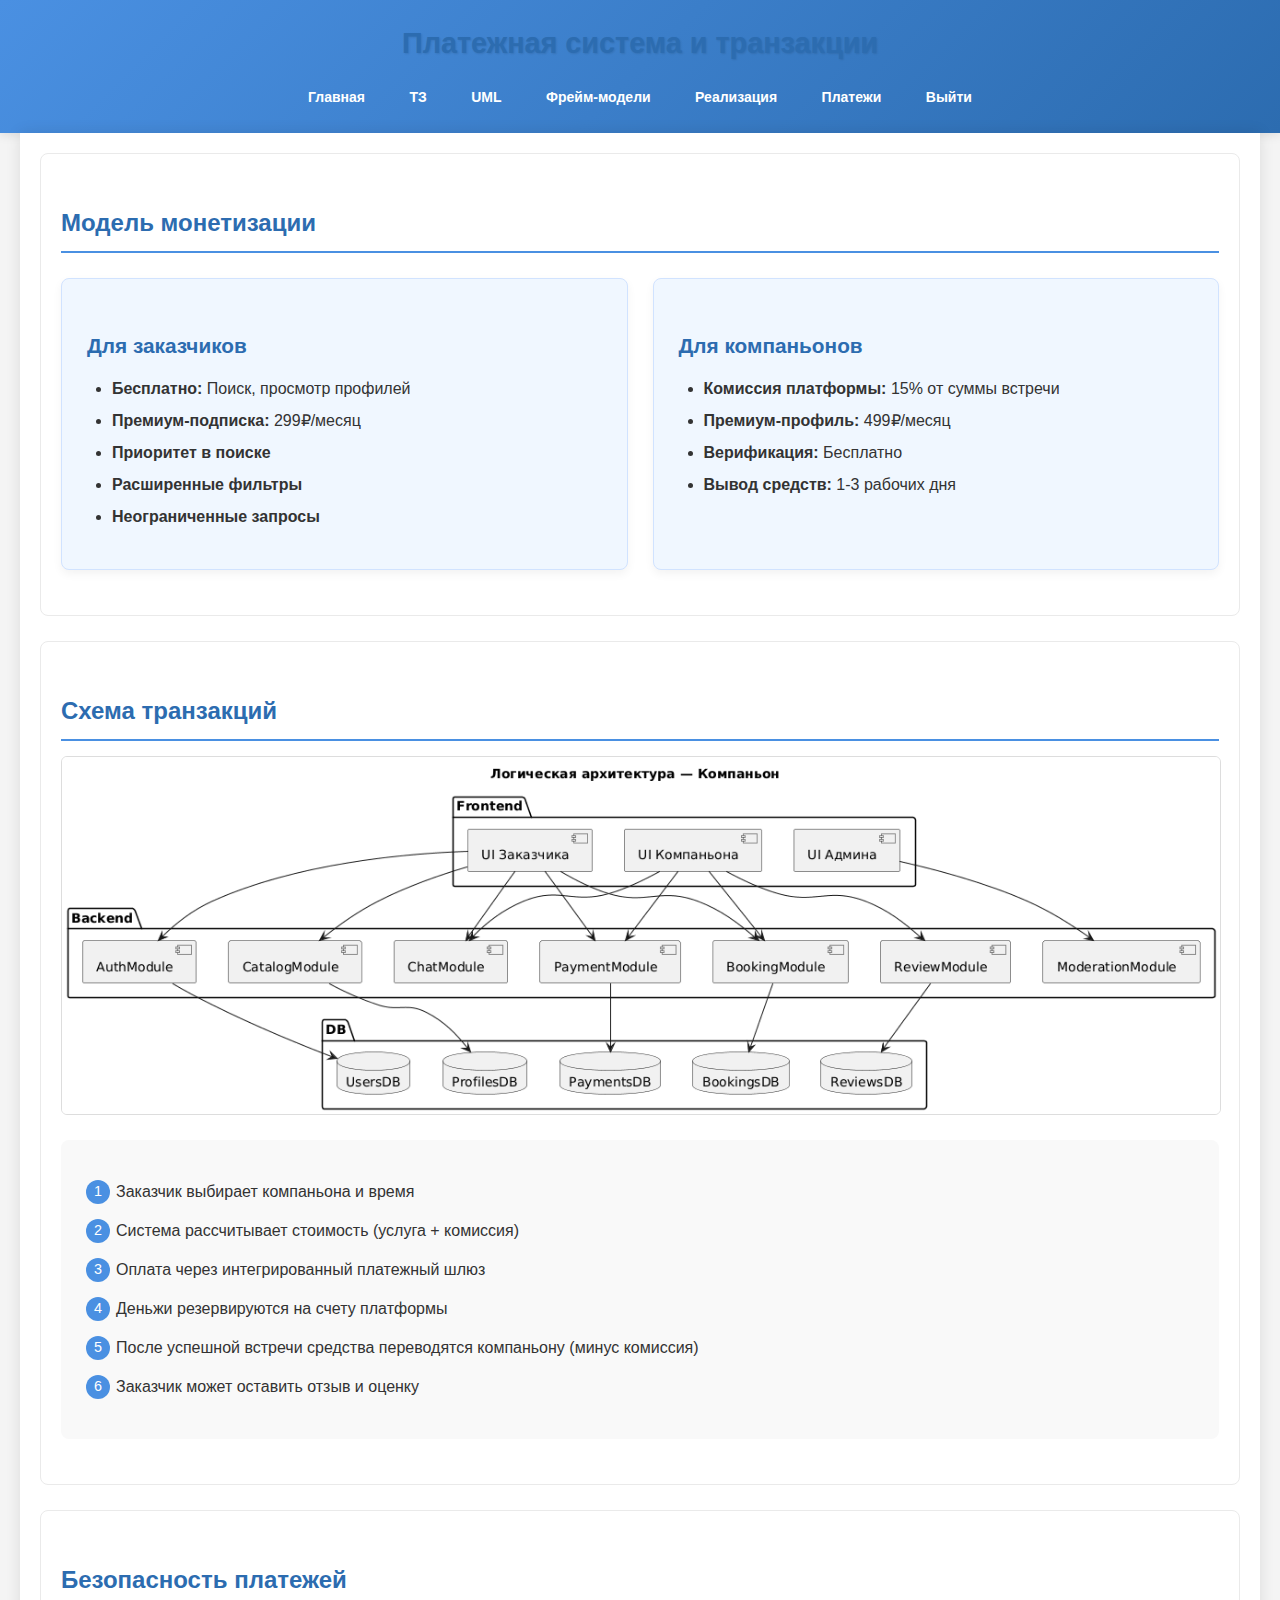
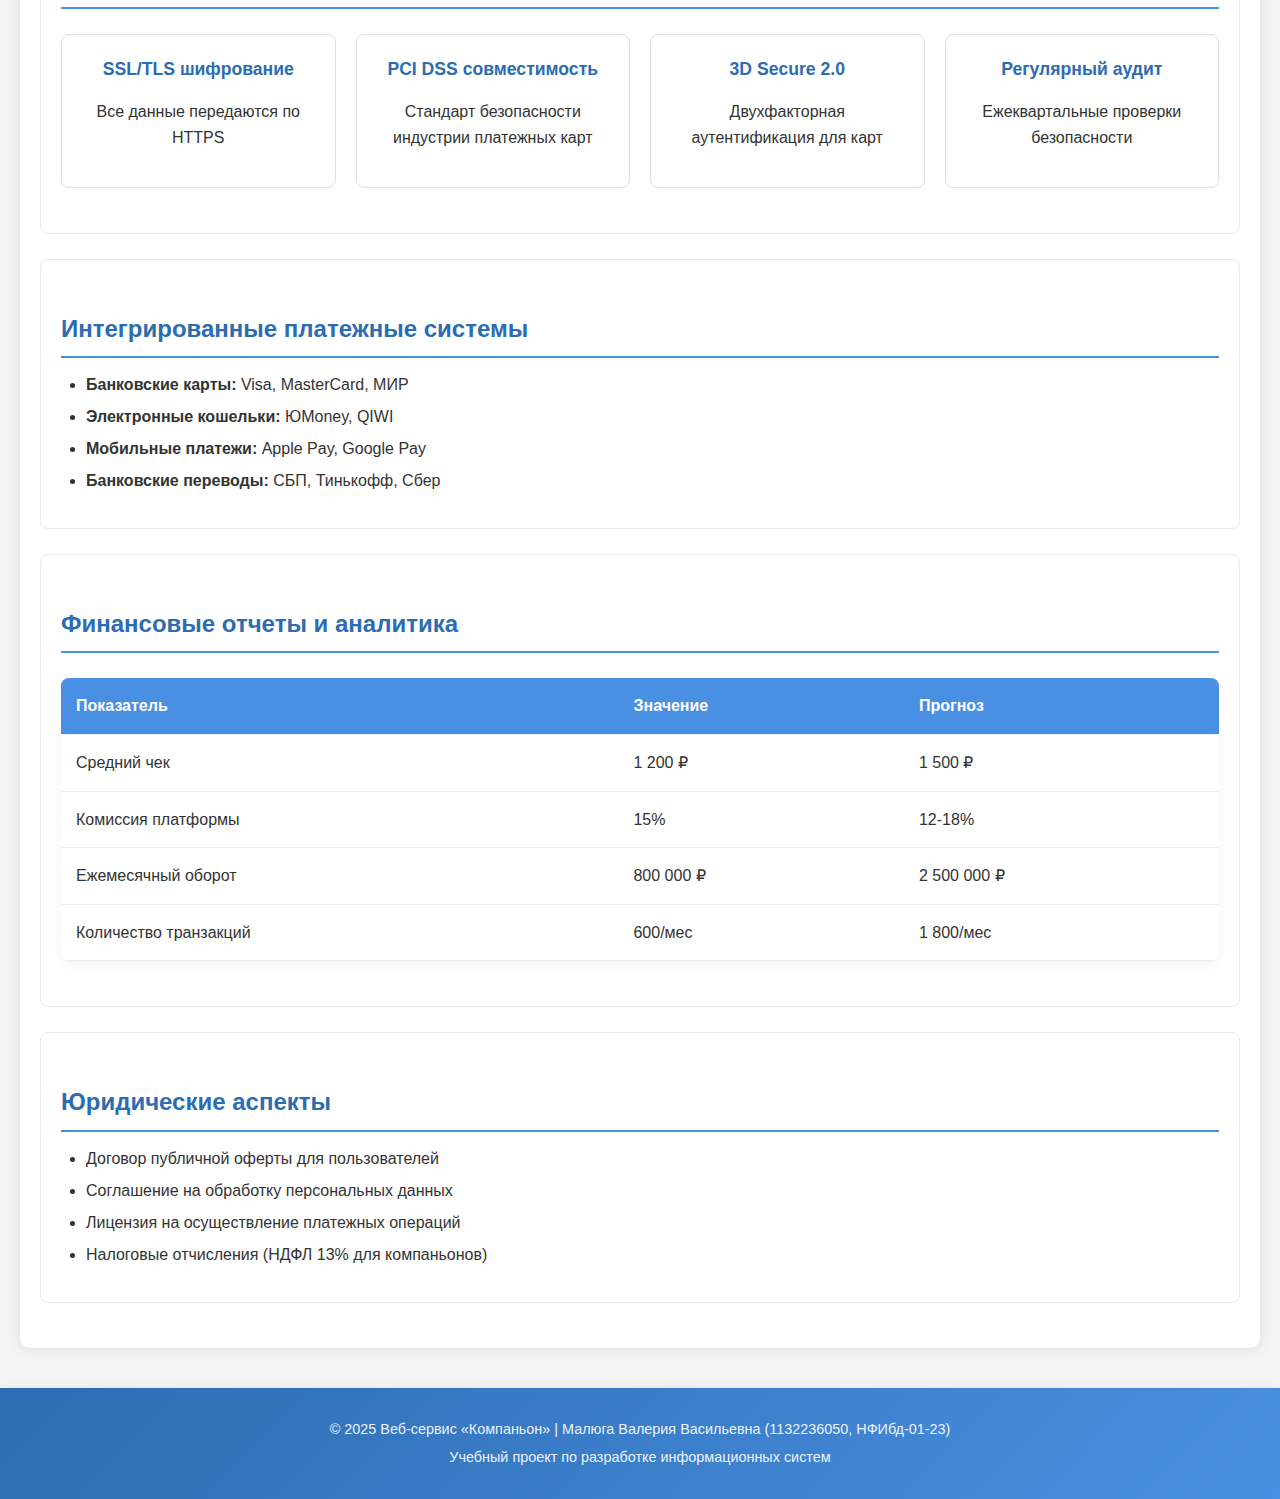
<file: payments.html>
<!DOCTYPE html>
<html lang="ru">
<head>
    <meta charset="UTF-8">
    <meta name="viewport" content="width=device-width, initial-scale=1.0">
    <title>Компаньон — Платежная система</title>
    <link rel="stylesheet" href="style.css">
</head>
<body>
    <header>
        <div class="header-content">
            <h1>Платежная система и транзакции</h1>
            <nav>
                <a href="about.html">Главная</a>
                <a href="tz.html">ТЗ</a>
                <a href="uml.html">UML</a>
                <a href="frames.html">Фрейм-модели</a>
                <a href="implementation.html">Реализация</a>
                <a href="payments.html" class="active">Платежи</a>
                <a href="index.html" class="logout">Выйти</a>
            </nav>
        </div>
    </header>

    <main>
        <section>
            <h2>Модель монетизации</h2>
            <div class="payment-model">
                <div class="model-card">
                    <h3>Для заказчиков</h3>
                    <ul>
                        <li><strong>Бесплатно:</strong> Поиск, просмотр профилей</li>
                        <li><strong>Премиум-подписка:</strong> 299₽/месяц</li>
                        <li><strong>Приоритет в поиске</strong></li>
                        <li><strong>Расширенные фильтры</strong></li>
                        <li><strong>Неограниченные запросы</strong></li>
                    </ul>
                </div>
                <div class="model-card">
                    <h3>Для компаньонов</h3>
                    <ul>
                        <li><strong>Комиссия платформы:</strong> 15% от суммы встречи</li>
                        <li><strong>Премиум-профиль:</strong> 499₽/месяц</li>
                        <li><strong>Верификация:</strong> Бесплатно</li>
                        <li><strong>Вывод средств:</strong> 1-3 рабочих дня</li>
                    </ul>
                </div>
            </div>
        </section>

        <section>
            <h2>Схема транзакций</h2>
            <img src="diagrams/payment_flow.png" alt="Схема платежей">
            <ol class="payment-steps">
                <li>Заказчик выбирает компаньона и время</li>
                <li>Система рассчитывает стоимость (услуга + комиссия)</li>
                <li>Оплата через интегрированный платежный шлюз</li>
                <li>Деньжи резервируются на счету платформы</li>
                <li>После успешной встречи средства переводятся компаньону (минус комиссия)</li>
                <li>Заказчик может оставить отзыв и оценку</li>
            </ol>
        </section>

        <section>
            <h2>Безопасность платежей</h2>
            <div class="security-features">
                <div class="feature">
                    <h4>SSL/TLS шифрование</h4>
                    <p>Все данные передаются по HTTPS</p>
                </div>
                <div class="feature">
                    <h4>PCI DSS совместимость</h4>
                    <p>Стандарт безопасности индустрии платежных карт</p>
                </div>
                <div class="feature">
                    <h4>3D Secure 2.0</h4>
                    <p>Двухфакторная аутентификация для карт</p>
                </div>
                <div class="feature">
                    <h4>Регулярный аудит</h4>
                    <p>Ежеквартальные проверки безопасности</p>
                </div>
            </div>
        </section>

        <section>
            <h2>Интегрированные платежные системы</h2>
            <ul>
                <li><strong>Банковские карты:</strong> Visa, MasterCard, МИР</li>
                <li><strong>Электронные кошельки:</strong> ЮMoney, QIWI</li>
                <li><strong>Мобильные платежи:</strong> Apple Pay, Google Pay</li>
                <li><strong>Банковские переводы:</strong> СБП, Тинькофф, Сбер</li>
            </ul>
        </section>

        <section>
            <h2>Финансовые отчеты и аналитика</h2>
            <table class="financial-table">
                <thead>
                    <tr>
                        <th>Показатель</th>
                        <th>Значение</th>
                        <th>Прогноз</th>
                    </tr>
                </thead>
                <tbody>
                    <tr>
                        <td>Средний чек</td>
                        <td>1 200 ₽</td>
                        <td>1 500 ₽</td>
                    </tr>
                    <tr>
                        <td>Комиссия платформы</td>
                        <td>15%</td>
                        <td>12-18%</td>
                    </tr>
                    <tr>
                        <td>Ежемесячный оборот</td>
                        <td>800 000 ₽</td>
                        <td>2 500 000 ₽</td>
                    </tr>
                    <tr>
                        <td>Количество транзакций</td>
                        <td>600/мес</td>
                        <td>1 800/мес</td>
                    </tr>
                </tbody>
            </table>
        </section>

        <section>
            <h2>Юридические аспекты</h2>
            <ul>
                <li>Договор публичной оферты для пользователей</li>
                <li>Соглашение на обработку персональных данных</li>
                <li>Лицензия на осуществление платежных операций</li>
                <li>Налоговые отчисления (НДФЛ 13% для компаньонов)</li>
            </ul>
        </section>
    </main>

    <footer>
        <div class="footer-content">
            <p>© 2025 Веб-сервис «Компаньон» | Малюга Валерия Васильевна (1132236050, НФИбд-01-23)</p>
            <p>Учебный проект по разработке информационных систем</p>
        </div>
    </footer>
</body>
</html>
</file>
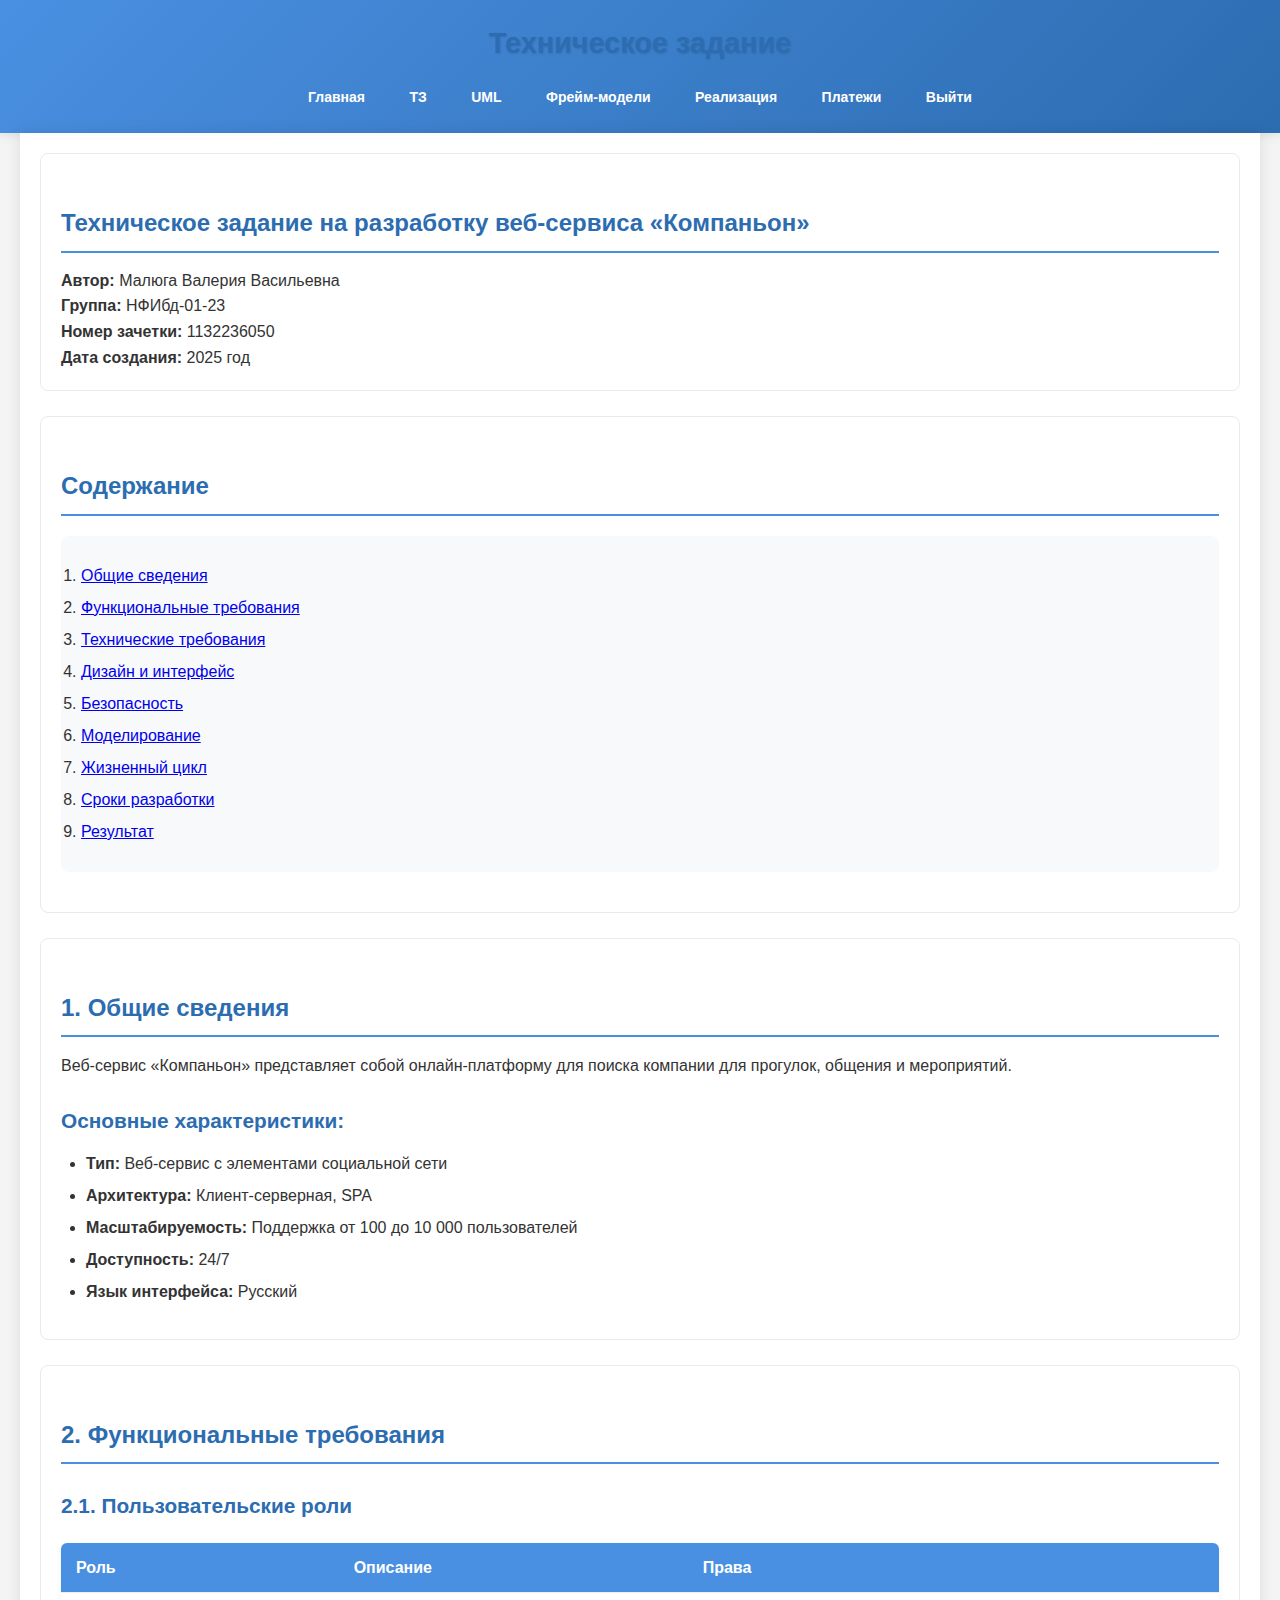
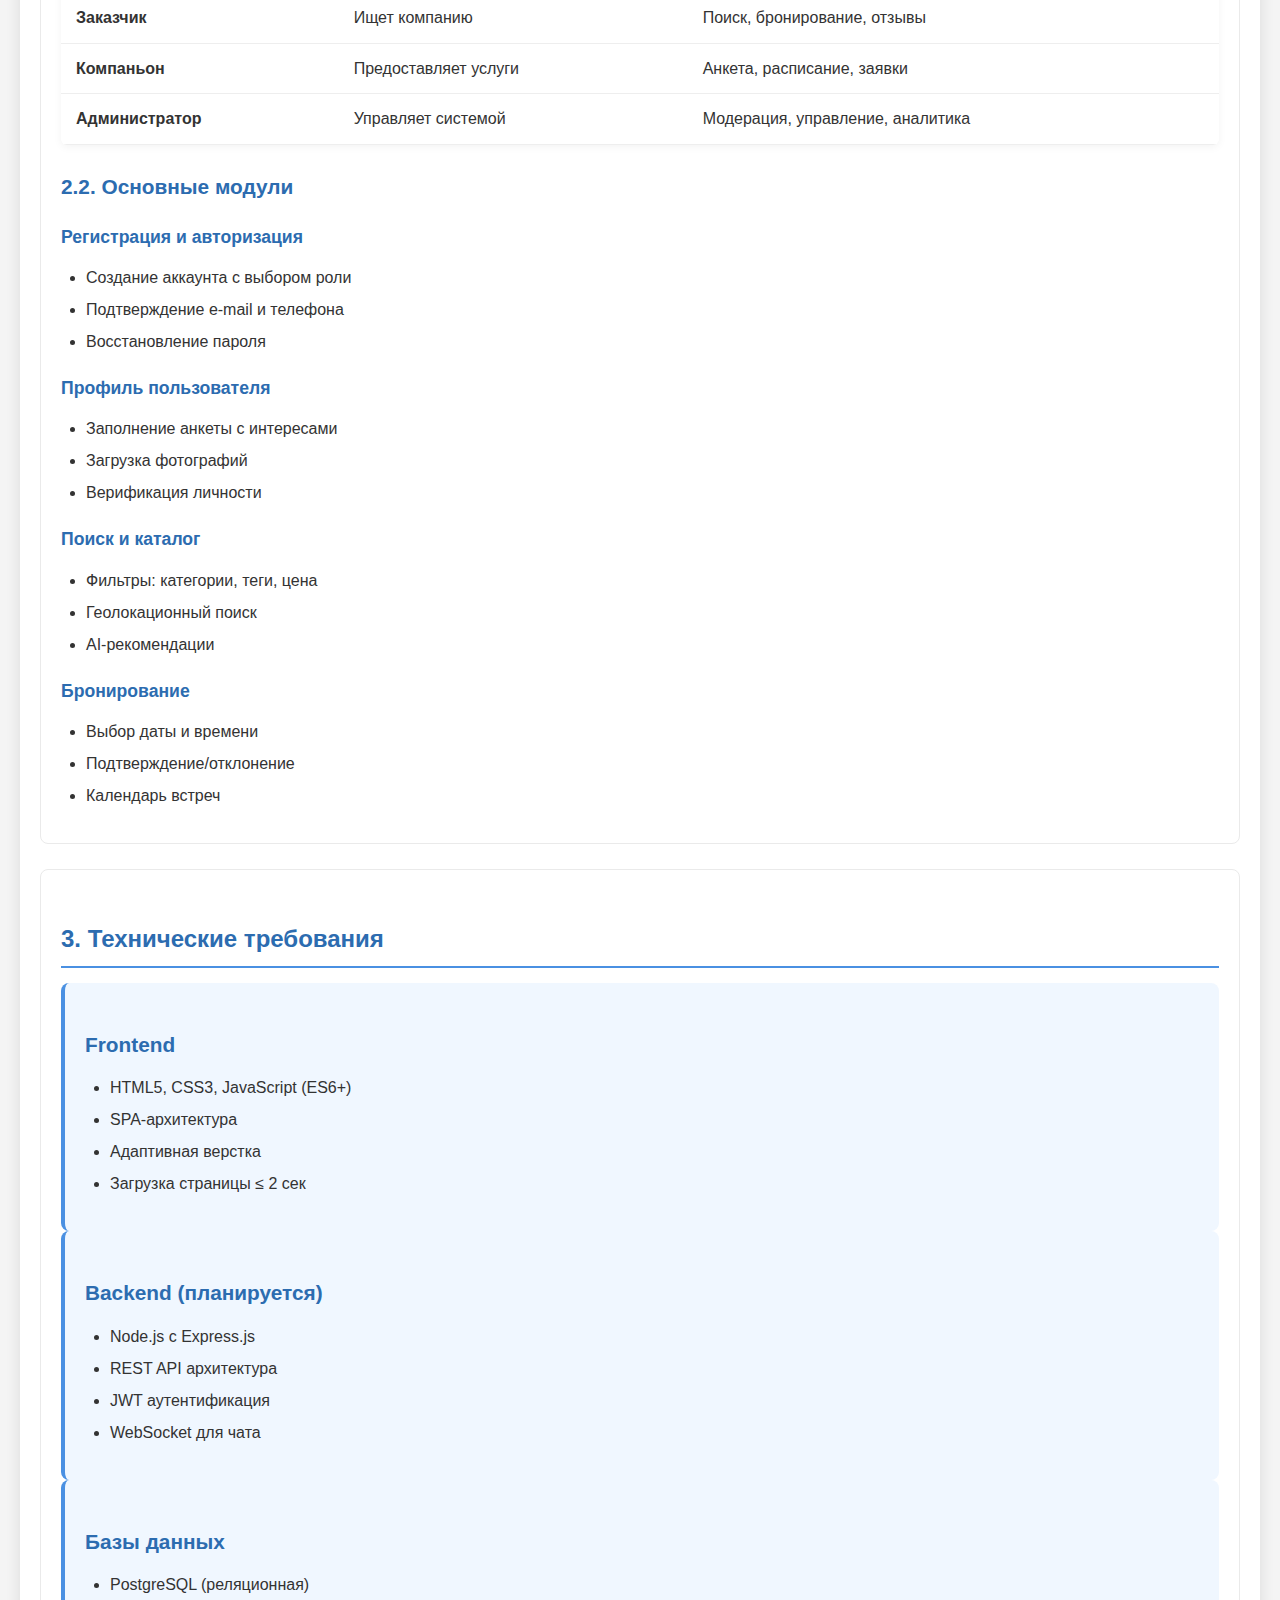
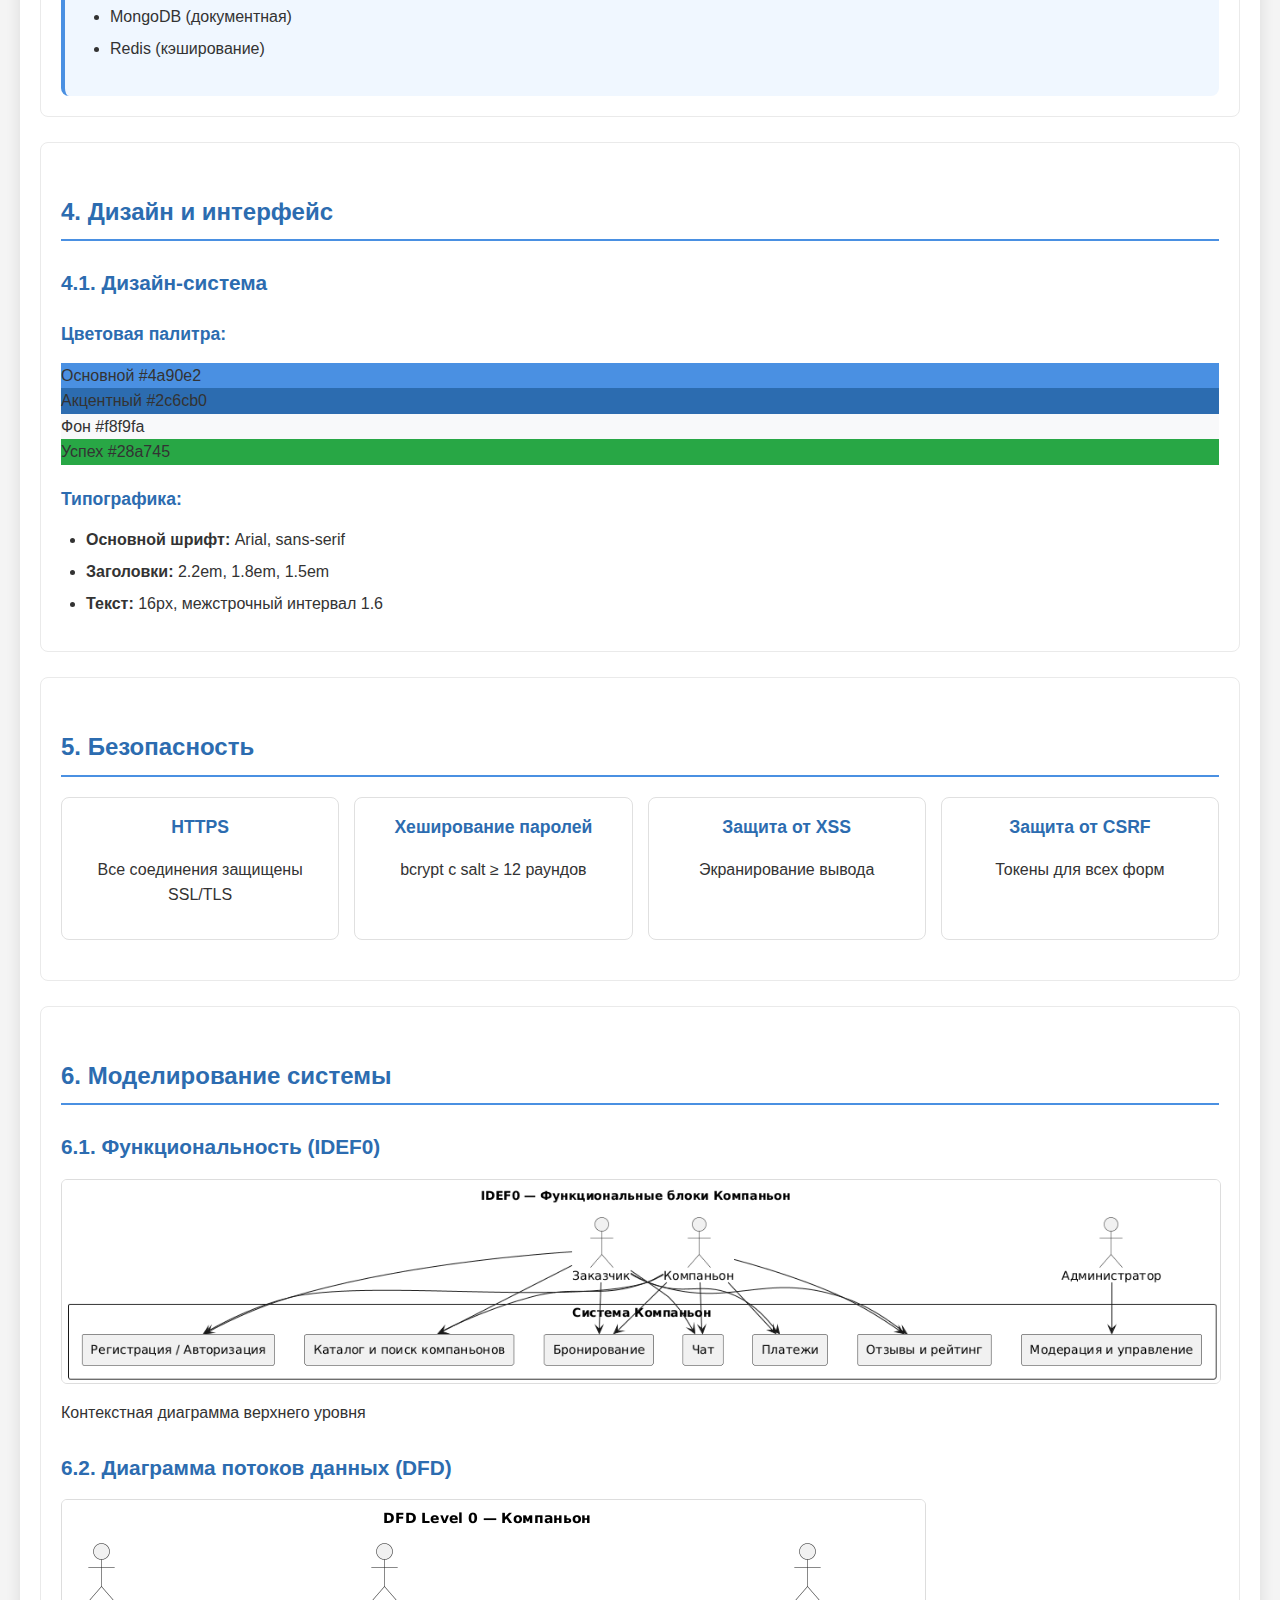
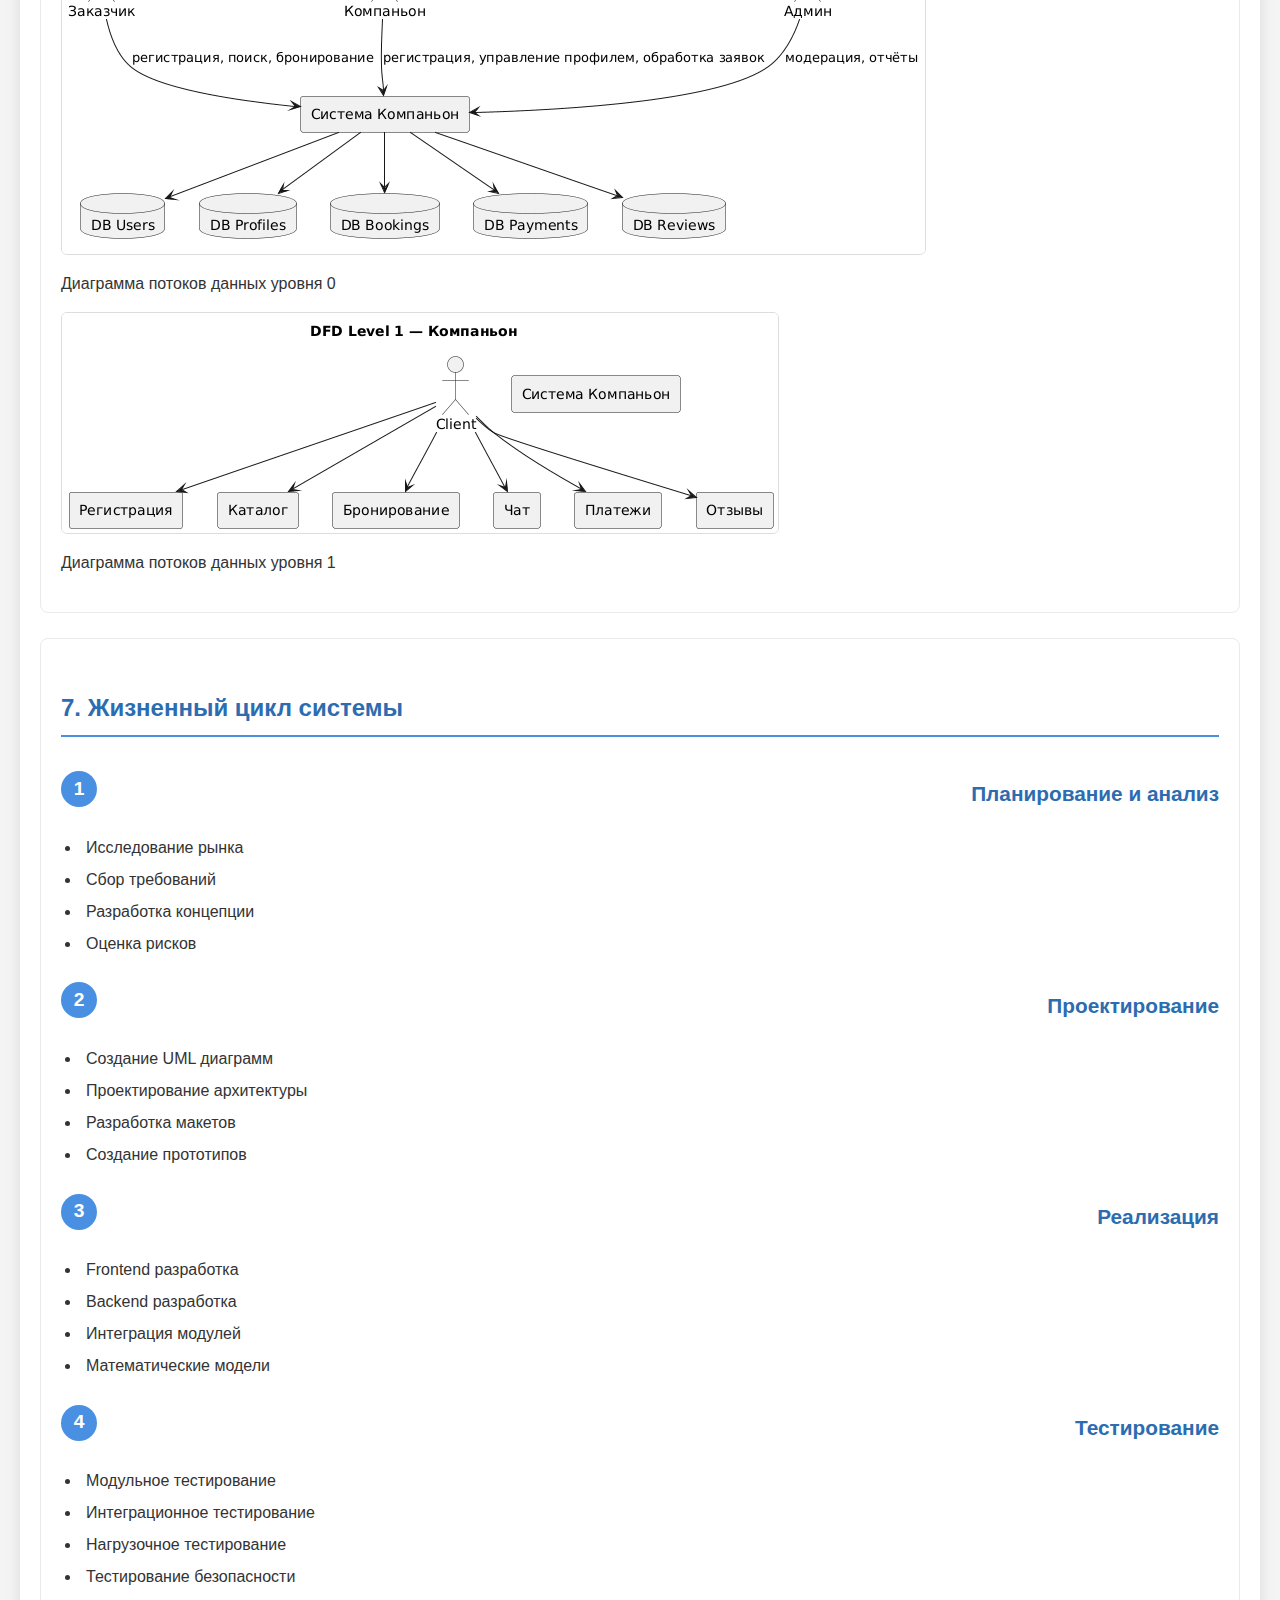
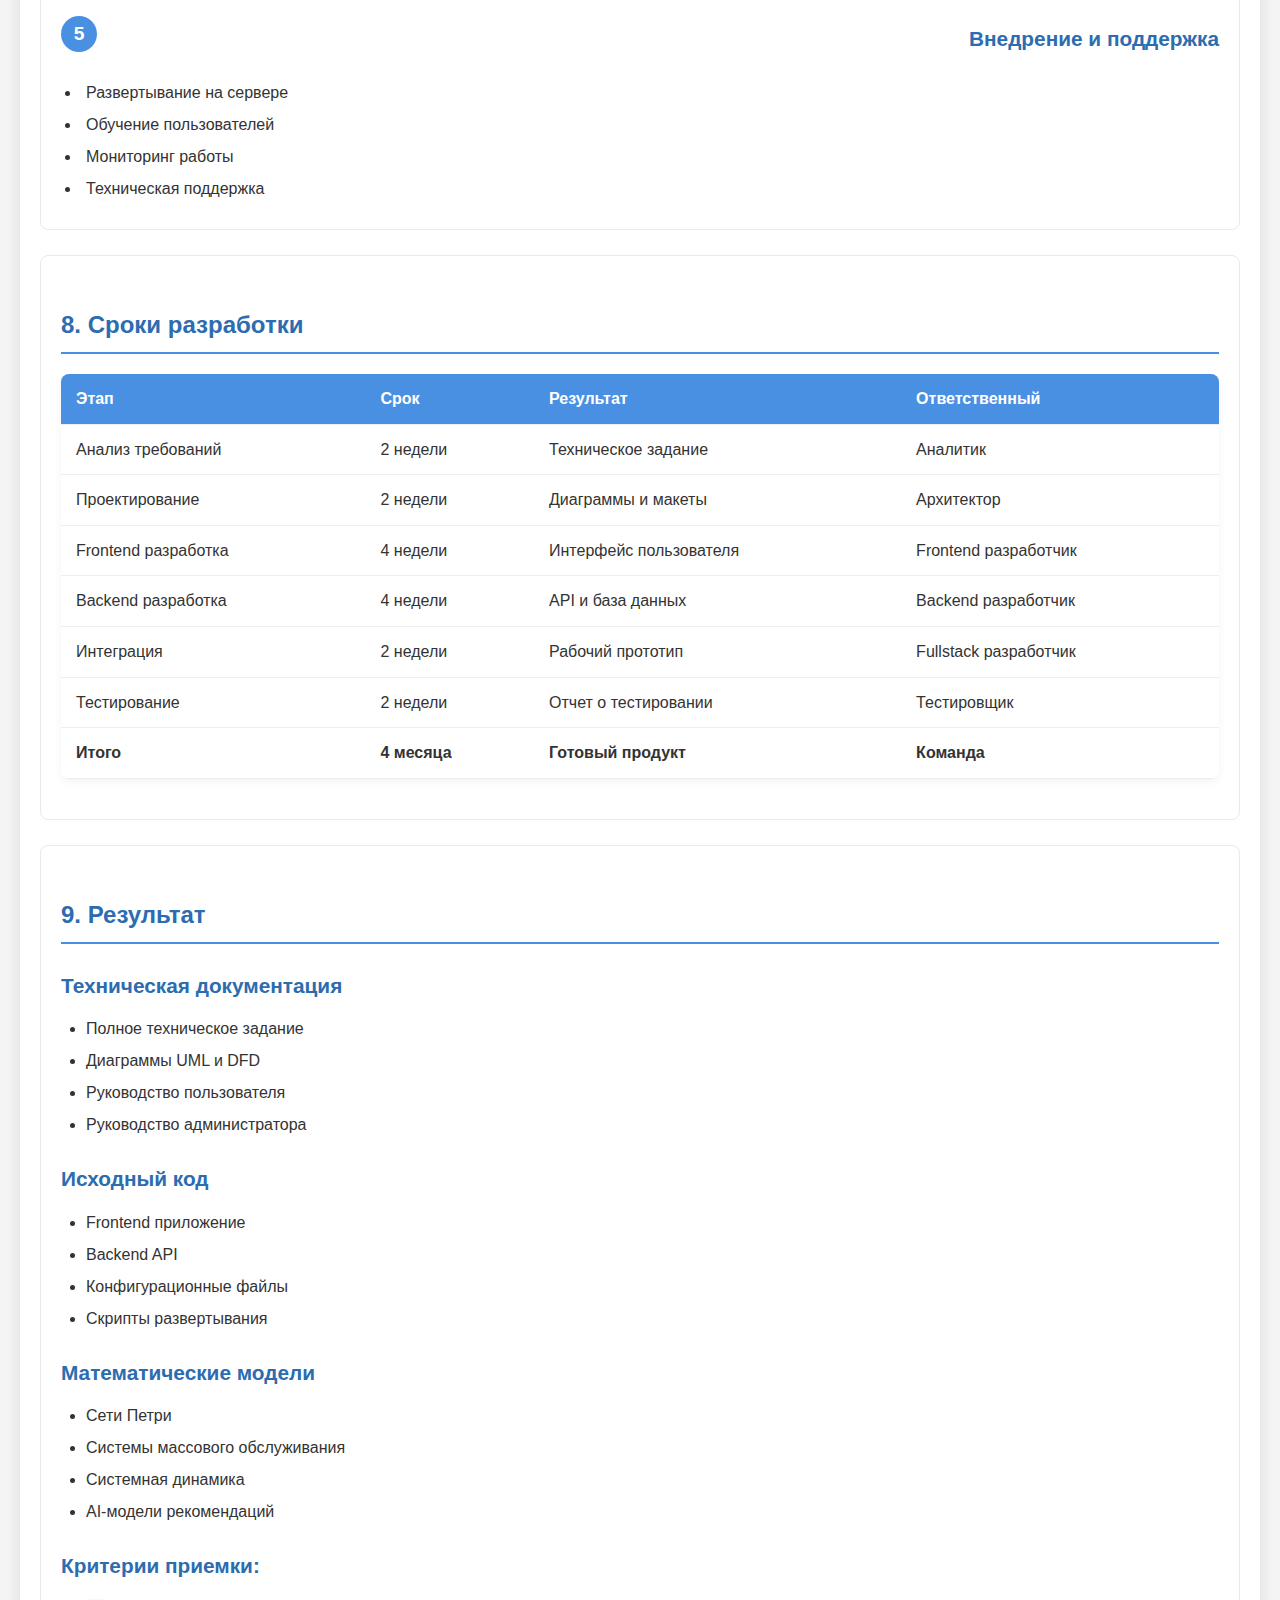
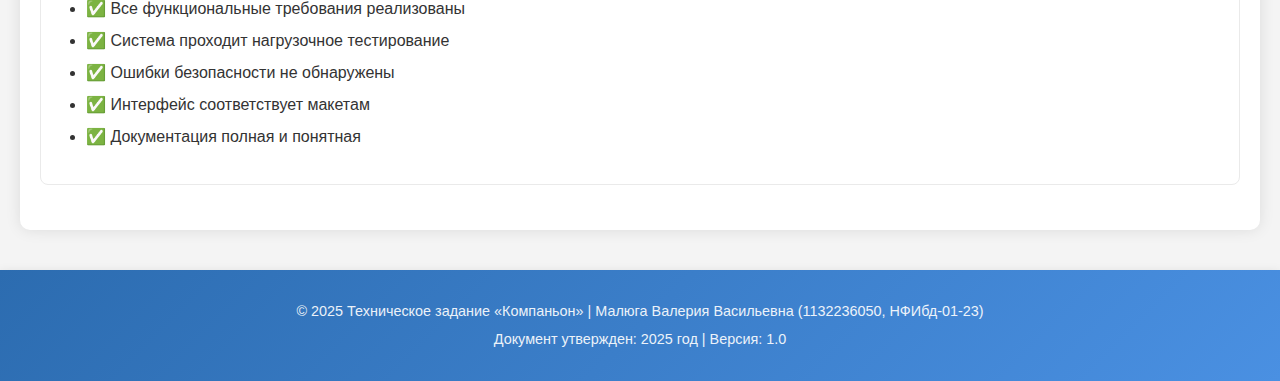
<file: tz.html>
<!DOCTYPE html>
<html lang="ru">
<head>
    <meta charset="UTF-8">
    <meta name="viewport" content="width=device-width, initial-scale=1.0">
    <title>Компаньон — Техническое задание</title>
    <link rel="stylesheet" href="style.css">
</head>
<body>
    <header>
        <div class="header-content">
            <h1>Техническое задание</h1>
            <nav>
                <a href="about.html">Главная</a>
                <a href="tz.html" class="active">ТЗ</a>
                <a href="uml.html">UML</a>
                <a href="frames.html">Фрейм-модели</a>
                <a href="implementation.html">Реализация</a>
                <a href="payments.html">Платежи</a>
                <a href="index.html" class="logout">Выйти</a>
            </nav>
        </div>
    </header>

    <main>
        <!-- Информация о ТЗ -->
        <section class="document-info">
            <h2>Техническое задание на разработку веб-сервиса «Компаньон»</h2>
            <div class="info-grid">
                <div class="info-item">
                    <strong>Автор:</strong> Малюга Валерия Васильевна
                </div>
                <div class="info-item">
                    <strong>Группа:</strong> НФИбд-01-23
                </div>
                <div class="info-item">
                    <strong>Номер зачетки:</strong> 1132236050
                </div>
                <div class="info-item">
                    <strong>Дата создания:</strong> 2025 год
                </div>
            </div>
        </section>

        <!-- Оглавление -->
        <section class="toc-section">
            <h2>Содержание</h2>
            <ol class="toc">
                <li><a href="#section1">Общие сведения</a></li>
                <li><a href="#section2">Функциональные требования</a></li>
                <li><a href="#section3">Технические требования</a></li>
                <li><a href="#section4">Дизайн и интерфейс</a></li>
                <li><a href="#section5">Безопасность</a></li>
                <li><a href="#section6">Моделирование</a></li>
                <li><a href="#section7">Жизненный цикл</a></li>
                <li><a href="#section8">Сроки разработки</a></li>
                <li><a href="#section9">Результат</a></li>
            </ol>
        </section>

        <!-- Раздел 1 -->
        <section id="section1" class="content-section">
            <h2>1. Общие сведения</h2>
            <p>Веб-сервис «Компаньон» представляет собой онлайн-платформу для поиска компании для прогулок, общения и мероприятий.</p>
            
            <div class="characteristics">
                <h3>Основные характеристики:</h3>
                <ul>
                    <li><strong>Тип:</strong> Веб-сервис с элементами социальной сети</li>
                    <li><strong>Архитектура:</strong> Клиент-серверная, SPA</li>
                    <li><strong>Масштабируемость:</strong> Поддержка от 100 до 10 000 пользователей</li>
                    <li><strong>Доступность:</strong> 24/7</li>
                    <li><strong>Язык интерфейса:</strong> Русский</li>
                </ul>
            </div>
        </section>

        <!-- Раздел 2 -->
        <section id="section2" class="content-section">
            <h2>2. Функциональные требования</h2>
            
            <h3>2.1. Пользовательские роли</h3>
            <table>
                <thead>
                    <tr>
                        <th>Роль</th>
                        <th>Описание</th>
                        <th>Права</th>
                    </tr>
                </thead>
                <tbody>
                    <tr>
                        <td><strong>Заказчик</strong></td>
                        <td>Ищет компанию</td>
                        <td>Поиск, бронирование, отзывы</td>
                    </tr>
                    <tr>
                        <td><strong>Компаньон</strong></td>
                        <td>Предоставляет услуги</td>
                        <td>Анкета, расписание, заявки</td>
                    </tr>
                    <tr>
                        <td><strong>Администратор</strong></td>
                        <td>Управляет системой</td>
                        <td>Модерация, управление, аналитика</td>
                    </tr>
                </tbody>
            </table>

            <h3>2.2. Основные модули</h3>
            <div class="modules">
                <div class="module">
                    <h4>Регистрация и авторизация</h4>
                    <ul>
                        <li>Создание аккаунта с выбором роли</li>
                        <li>Подтверждение e-mail и телефона</li>
                        <li>Восстановление пароля</li>
                    </ul>
                </div>
                <div class="module">
                    <h4>Профиль пользователя</h4>
                    <ul>
                        <li>Заполнение анкеты с интересами</li>
                        <li>Загрузка фотографий</li>
                        <li>Верификация личности</li>
                    </ul>
                </div>
                <div class="module">
                    <h4>Поиск и каталог</h4>
                    <ul>
                        <li>Фильтры: категории, теги, цена</li>
                        <li>Геолокационный поиск</li>
                        <li>AI-рекомендации</li>
                    </ul>
                </div>
                <div class="module">
                    <h4>Бронирование</h4>
                    <ul>
                        <li>Выбор даты и времени</li>
                        <li>Подтверждение/отклонение</li>
                        <li>Календарь встреч</li>
                    </ul>
                </div>
            </div>
        </section>

        <!-- Раздел 3 -->
        <section id="section3" class="content-section">
            <h2>3. Технические требования</h2>
            
            <div class="tech-requirements">
                <div class="tech-category">
                    <h3>Frontend</h3>
                    <ul>
                        <li>HTML5, CSS3, JavaScript (ES6+)</li>
                        <li>SPA-архитектура</li>
                        <li>Адаптивная верстка</li>
                        <li>Загрузка страницы ≤ 2 сек</li>
                    </ul>
                </div>
                
                <div class="tech-category">
                    <h3>Backend (планируется)</h3>
                    <ul>
                        <li>Node.js с Express.js</li>
                        <li>REST API архитектура</li>
                        <li>JWT аутентификация</li>
                        <li>WebSocket для чата</li>
                    </ul>
                </div>
                
                <div class="tech-category">
                    <h3>Базы данных</h3>
                    <ul>
                        <li>PostgreSQL (реляционная)</li>
                        <li>MongoDB (документная)</li>
                        <li>Redis (кэширование)</li>
                    </ul>
                </div>
            </div>
        </section>

        <!-- Раздел 4 -->
        <section id="section4" class="content-section">
            <h2>4. Дизайн и интерфейс</h2>
            
            <h3>4.1. Дизайн-система</h3>
            <div class="design-system">
                <div class="colors">
                    <h4>Цветовая палитра:</h4>
                    <div class="color-grid">
                        <div class="color-sample" style="background: #4a90e2;">
                            <span>Основной</span>
                            <span>#4a90e2</span>
                        </div>
                        <div class="color-sample" style="background: #2c6cb0;">
                            <span>Акцентный</span>
                            <span>#2c6cb0</span>
                        </div>
                        <div class="color-sample" style="background: #f8f9fa; color: #333;">
                            <span>Фон</span>
                            <span>#f8f9fa</span>
                        </div>
                        <div class="color-sample" style="background: #28a745;">
                            <span>Успех</span>
                            <span>#28a745</span>
                        </div>
                    </div>
                </div>
                
                <div class="typography">
                    <h4>Типографика:</h4>
                    <ul>
                        <li><strong>Основной шрифт:</strong> Arial, sans-serif</li>
                        <li><strong>Заголовки:</strong> 2.2em, 1.8em, 1.5em</li>
                        <li><strong>Текст:</strong> 16px, межстрочный интервал 1.6</li>
                    </ul>
                </div>
            </div>
        </section>

        <!-- Раздел 5 -->
        <section id="section5" class="content-section">
            <h2>5. Безопасность</h2>
            
            <div class="security-grid">
                <div class="security-item">
                    <h4>HTTPS</h4>
                    <p>Все соединения защищены SSL/TLS</p>
                </div>
                <div class="security-item">
                    <h4>Хеширование паролей</h4>
                    <p>bcrypt с salt ≥ 12 раундов</p>
                </div>
                <div class="security-item">
                    <h4>Защита от XSS</h4>
                    <p>Экранирование вывода</p>
                </div>
                <div class="security-item">
                    <h4>Защита от CSRF</h4>
                    <p>Токены для всех форм</p>
                </div>
            </div>
        </section>

        <!-- Раздел 6 -->
        <section id="section6" class="content-section">
            <h2>6. Моделирование системы</h2>
            
            <h3>6.1. Функциональность (IDEF0)</h3>
            <div class="diagram-placeholder">
                <img src="./diagrams/idef0.png" alt="IDEF0 диаграмма">
                <p>Контекстная диаграмма верхнего уровня</p>
            </div>

            <h3>6.2. Диаграмма потоков данных (DFD)</h3>
            <div class="diagram-placeholder">
                <img src="./diagrams/dfd0.png" alt="DFD Level 0">
                <p>Диаграмма потоков данных уровня 0</p>
            </div>
            
            <div class="diagram-placeholder">
                <img src="./diagrams/dfd1.png" alt="DFD Level 1">
                <p>Диаграмма потоков данных уровня 1</p>
            </div>
        </section>

        <!-- Раздел 7 -->
        <section id="section7" class="content-section">
            <h2>7. Жизненный цикл системы</h2>
            
            <div class="lifecycle">
                <div class="phase">
                    <div class="phase-header">
                        <span class="phase-number">1</span>
                        <h3>Планирование и анализ</h3>
                    </div>
                    <div class="phase-content">
                        <ul>
                            <li>Исследование рынка</li>
                            <li>Сбор требований</li>
                            <li>Разработка концепции</li>
                            <li>Оценка рисков</li>
                        </ul>
                    </div>
                </div>
                
                <div class="phase">
                    <div class="phase-header">
                        <span class="phase-number">2</span>
                        <h3>Проектирование</h3>
                    </div>
                    <div class="phase-content">
                        <ul>
                            <li>Создание UML диаграмм</li>
                            <li>Проектирование архитектуры</li>
                            <li>Разработка макетов</li>
                            <li>Создание прототипов</li>
                        </ul>
                    </div>
                </div>
                
                <div class="phase">
                    <div class="phase-header">
                        <span class="phase-number">3</span>
                        <h3>Реализация</h3>
                    </div>
                    <div class="phase-content">
                        <ul>
                            <li>Frontend разработка</li>
                            <li>Backend разработка</li>
                            <li>Интеграция модулей</li>
                            <li>Математические модели</li>
                        </ul>
                    </div>
                </div>
                
                <div class="phase">
                    <div class="phase-header">
                        <span class="phase-number">4</span>
                        <h3>Тестирование</h3>
                    </div>
                    <div class="phase-content">
                        <ul>
                            <li>Модульное тестирование</li>
                            <li>Интеграционное тестирование</li>
                            <li>Нагрузочное тестирование</li>
                            <li>Тестирование безопасности</li>
                        </ul>
                    </div>
                </div>
                
                <div class="phase">
                    <div class="phase-header">
                        <span class="phase-number">5</span>
                        <h3>Внедрение и поддержка</h3>
                    </div>
                    <div class="phase-content">
                        <ul>
                            <li>Развертывание на сервере</li>
                            <li>Обучение пользователей</li>
                            <li>Мониторинг работы</li>
                            <li>Техническая поддержка</li>
                        </ul>
                    </div>
                </div>
            </div>
        </section>

        <!-- Раздел 8 -->
        <section id="section8" class="content-section">
            <h2>8. Сроки разработки</h2>
            
            <table class="schedule-table">
                <thead>
                    <tr>
                        <th>Этап</th>
                        <th>Срок</th>
                        <th>Результат</th>
                        <th>Ответственный</th>
                    </tr>
                </thead>
                <tbody>
                    <tr>
                        <td>Анализ требований</td>
                        <td>2 недели</td>
                        <td>Техническое задание</td>
                        <td>Аналитик</td>
                    </tr>
                    <tr>
                        <td>Проектирование</td>
                        <td>2 недели</td>
                        <td>Диаграммы и макеты</td>
                        <td>Архитектор</td>
                    </tr>
                    <tr>
                        <td>Frontend разработка</td>
                        <td>4 недели</td>
                        <td>Интерфейс пользователя</td>
                        <td>Frontend разработчик</td>
                    </tr>
                    <tr>
                        <td>Backend разработка</td>
                        <td>4 недели</td>
                        <td>API и база данных</td>
                        <td>Backend разработчик</td>
                    </tr>
                    <tr>
                        <td>Интеграция</td>
                        <td>2 недели</td>
                        <td>Рабочий прототип</td>
                        <td>Fullstack разработчик</td>
                    </tr>
                    <tr>
                        <td>Тестирование</td>
                        <td>2 недели</td>
                        <td>Отчет о тестировании</td>
                        <td>Тестировщик</td>
                    </tr>
                    <tr class="total">
                        <td><strong>Итого</strong></td>
                        <td><strong>4 месяца</strong></td>
                        <td><strong>Готовый продукт</strong></td>
                        <td><strong>Команда</strong></td>
                    </tr>
                </tbody>
            </table>
        </section>

        <!-- Раздел 9 -->
        <section id="section9" class="content-section">
            <h2>9. Результат</h2>
            
            <div class="results">
                <div class="result-item">
                    <h3>Техническая документация</h3>
                    <ul>
                        <li>Полное техническое задание</li>
                        <li>Диаграммы UML и DFD</li>
                        <li>Руководство пользователя</li>
                        <li>Руководство администратора</li>
                    </ul>
                </div>
                
                <div class="result-item">
                    <h3>Исходный код</h3>
                    <ul>
                        <li>Frontend приложение</li>
                        <li>Backend API</li>
                        <li>Конфигурационные файлы</li>
                        <li>Скрипты развертывания</li>
                    </ul>
                </div>
                
                <div class="result-item">
                    <h3>Математические модели</h3>
                    <ul>
                        <li>Сети Петри</li>
                        <li>Системы массового обслуживания</li>
                        <li>Системная динамика</li>
                        <li>AI-модели рекомендаций</li>
                    </ul>
                </div>
            </div>
            
            <div class="acceptance">
                <h3>Критерии приемки:</h3>
                <ul>
                    <li>✅ Все функциональные требования реализованы</li>
                    <li>✅ Система проходит нагрузочное тестирование</li>
                    <li>✅ Ошибки безопасности не обнаружены</li>
                    <li>✅ Интерфейс соответствует макетам</li>
                    <li>✅ Документация полная и понятная</li>
                </ul>
            </div>
        </section>
    </main>

    <footer>
        <div class="footer-content">
            <p>© 2025 Техническое задание «Компаньон» | Малюга Валерия Васильевна (1132236050, НФИбд-01-23)</p>
            <p>Документ утвержден: 2025 год | Версия: 1.0</p>
        </div>
    </footer>
</body>
</html>
</file>
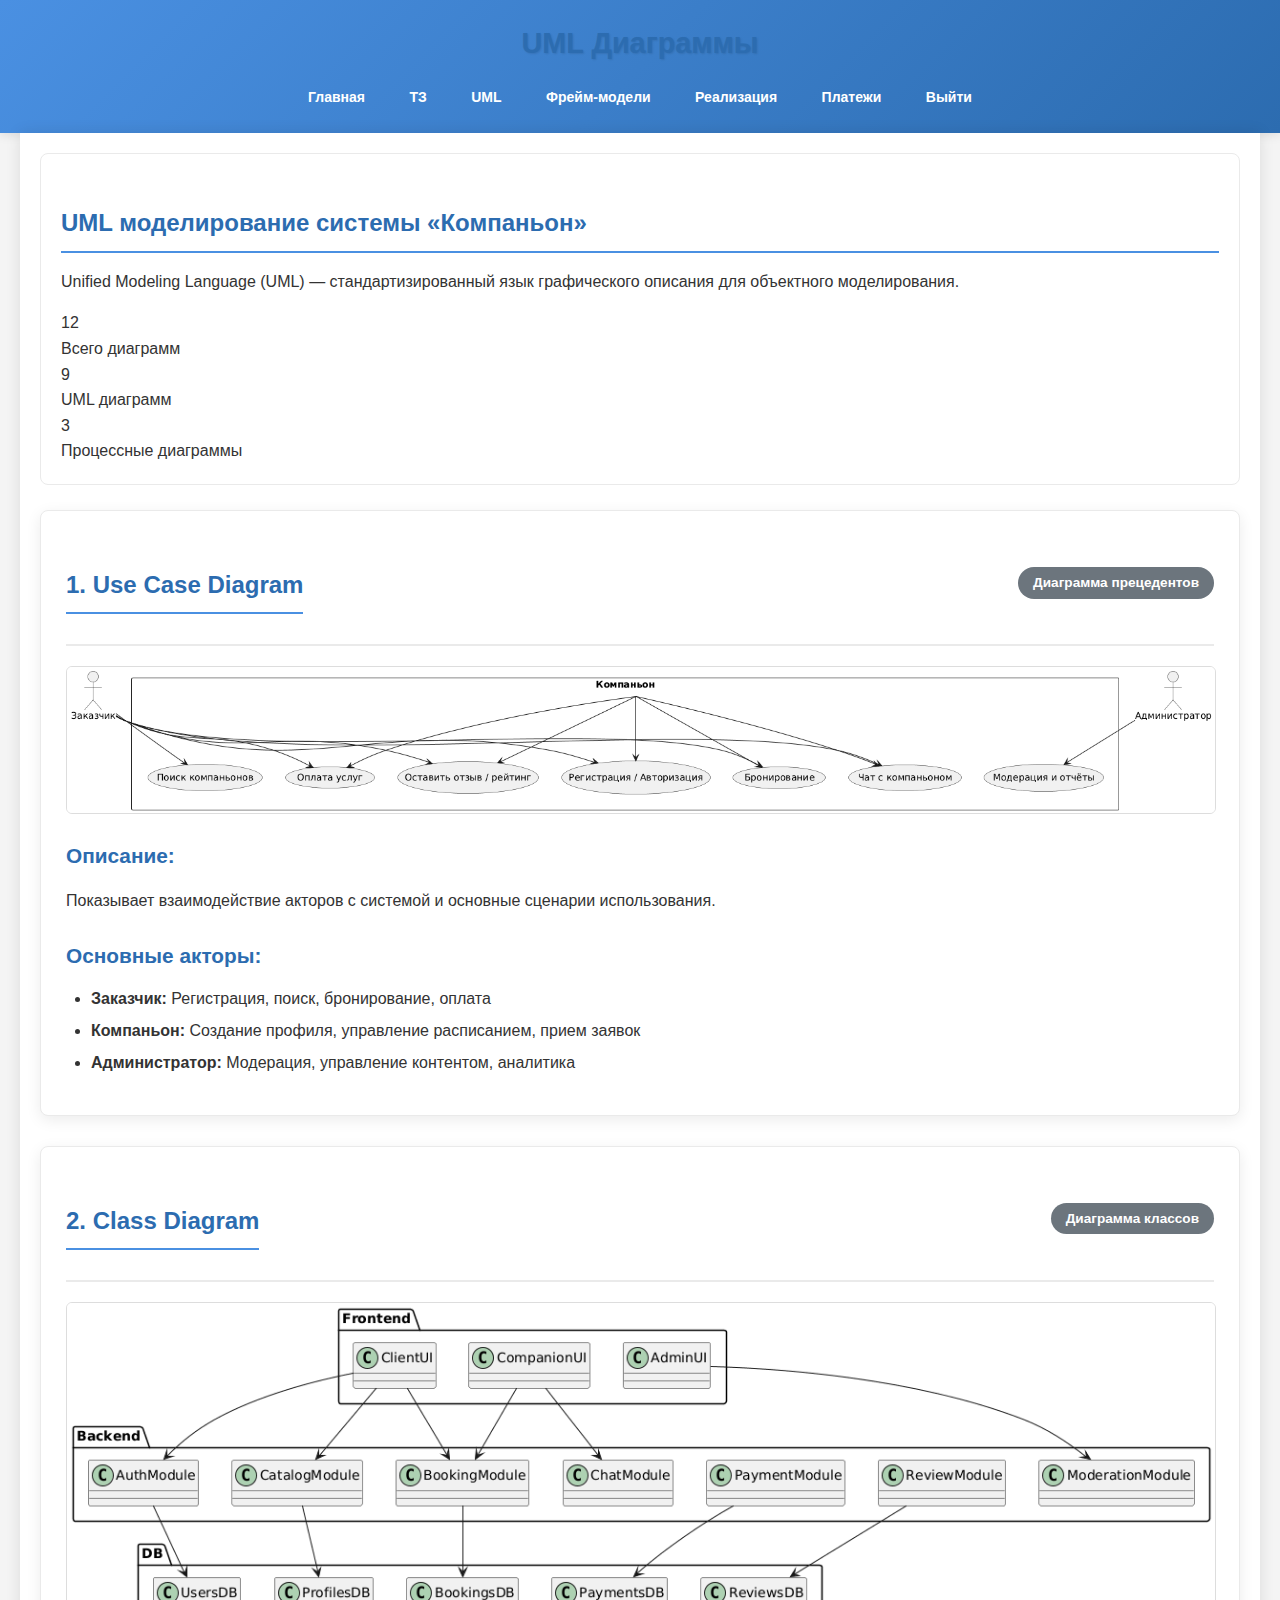
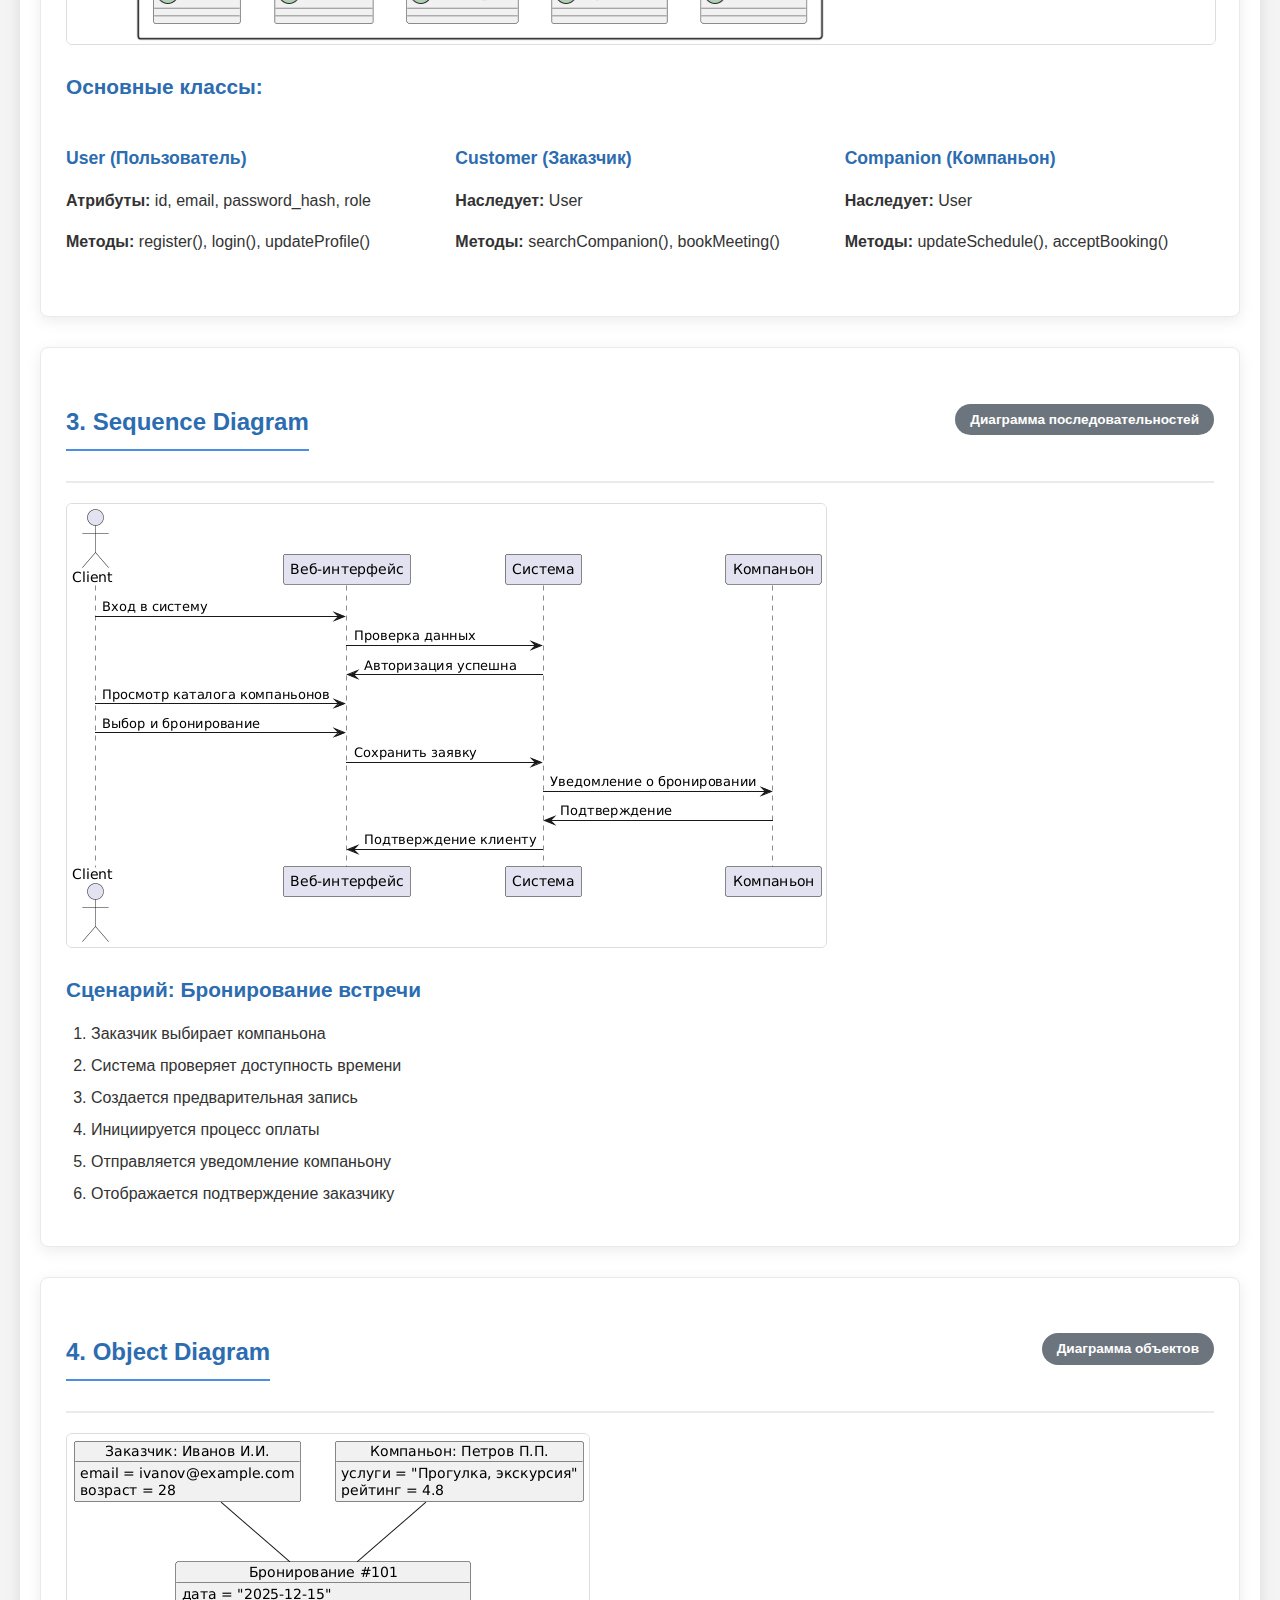
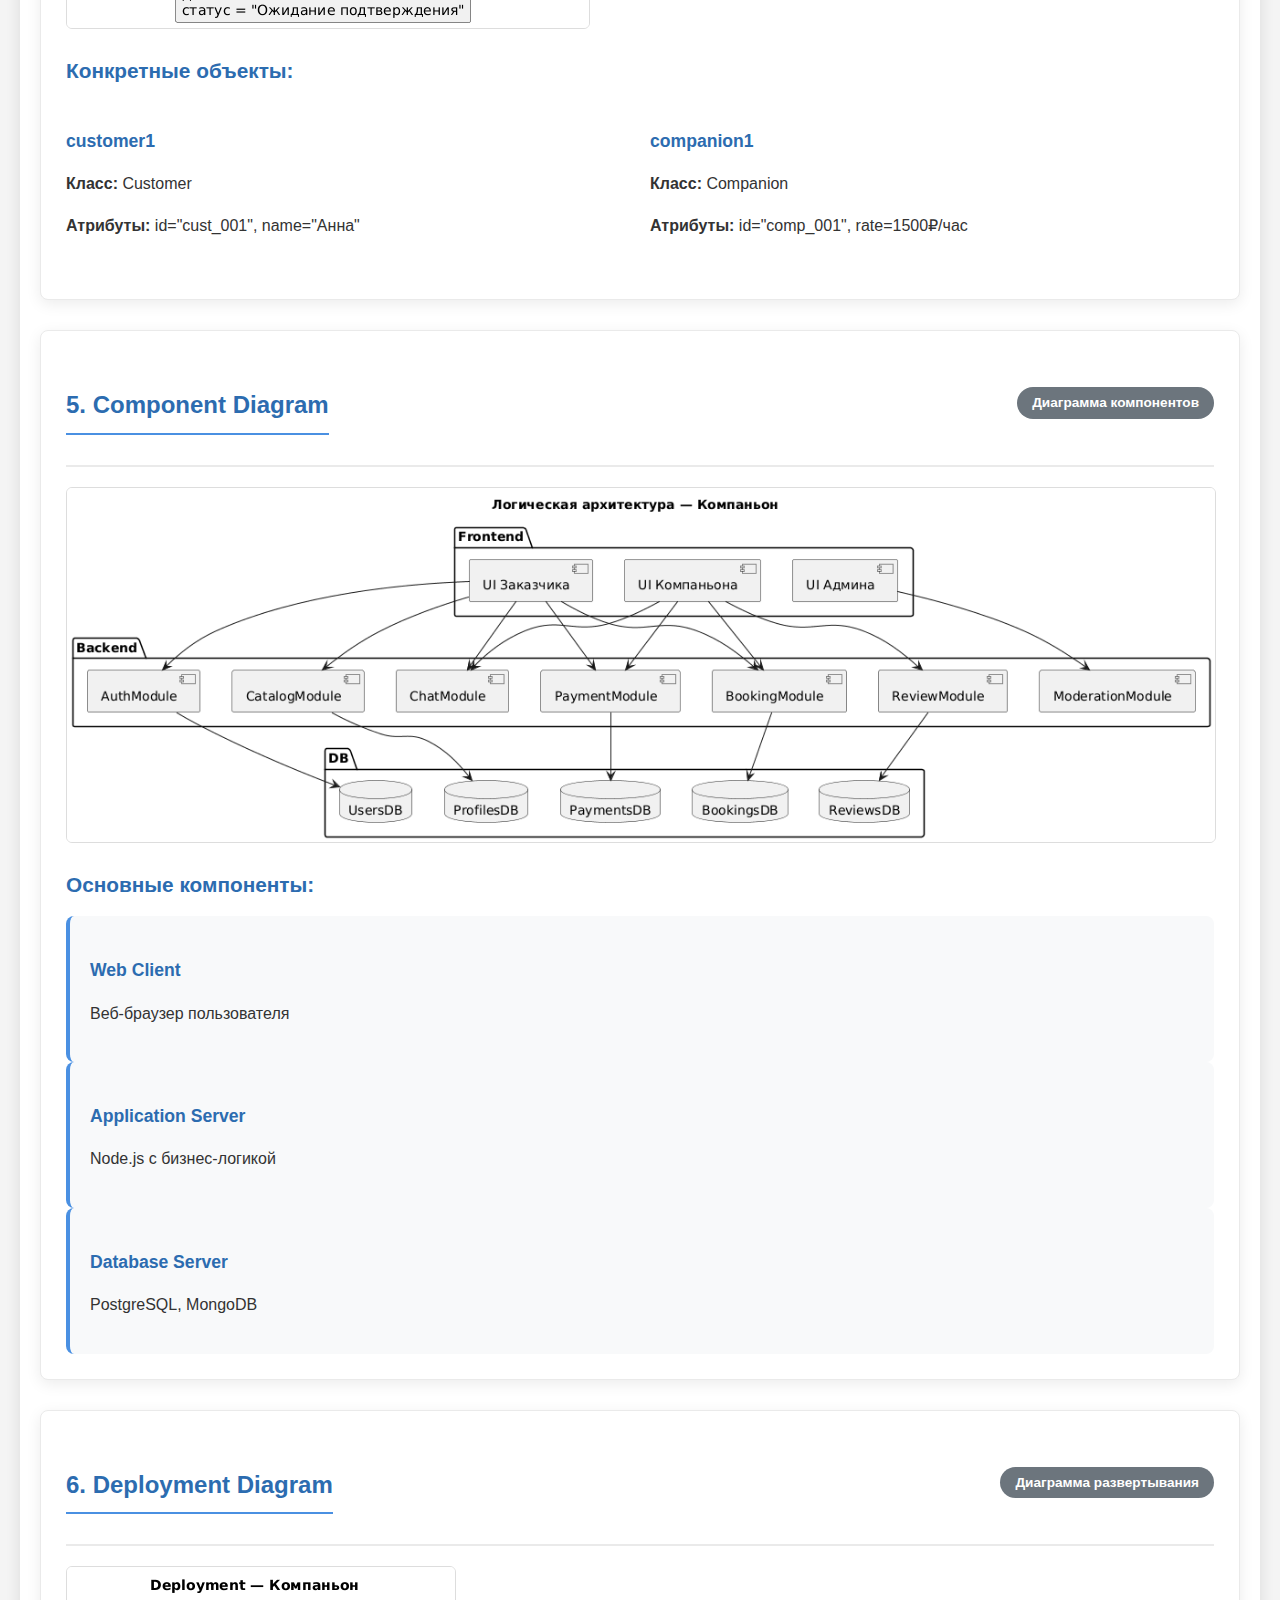
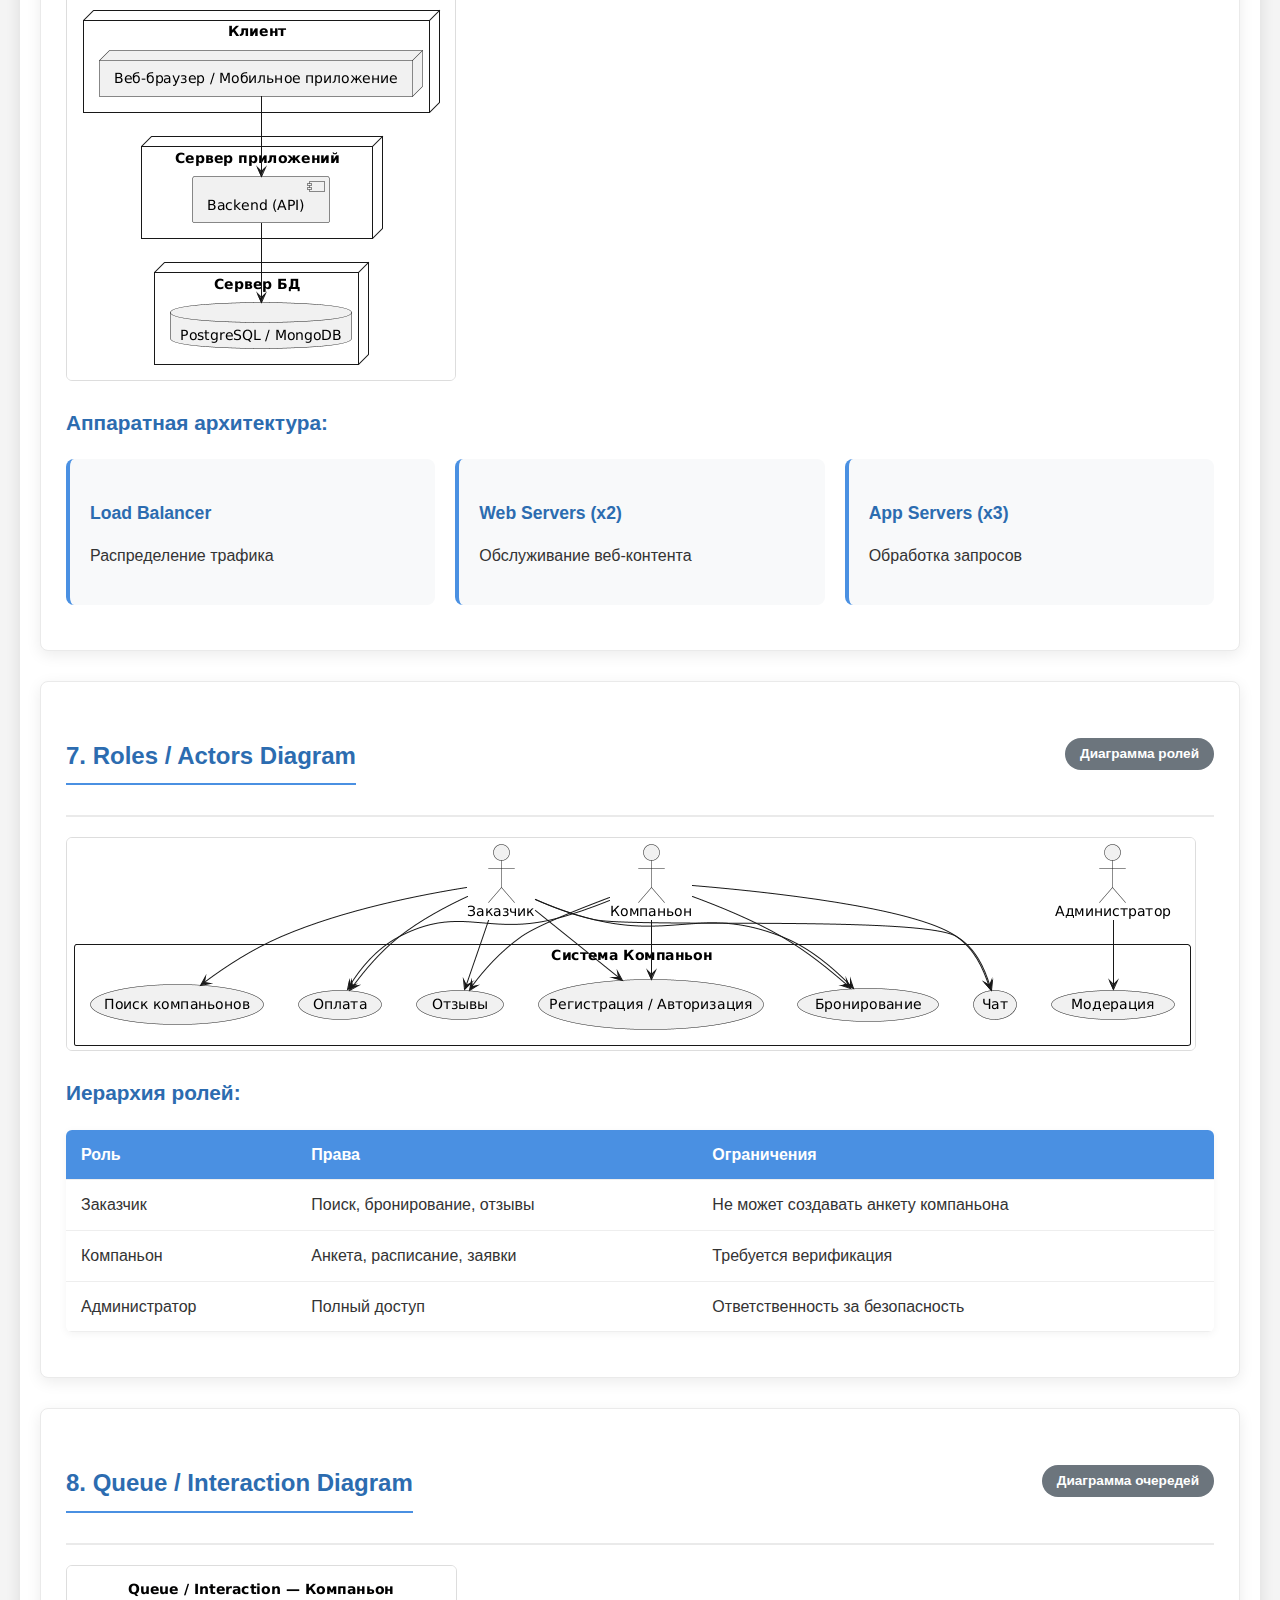
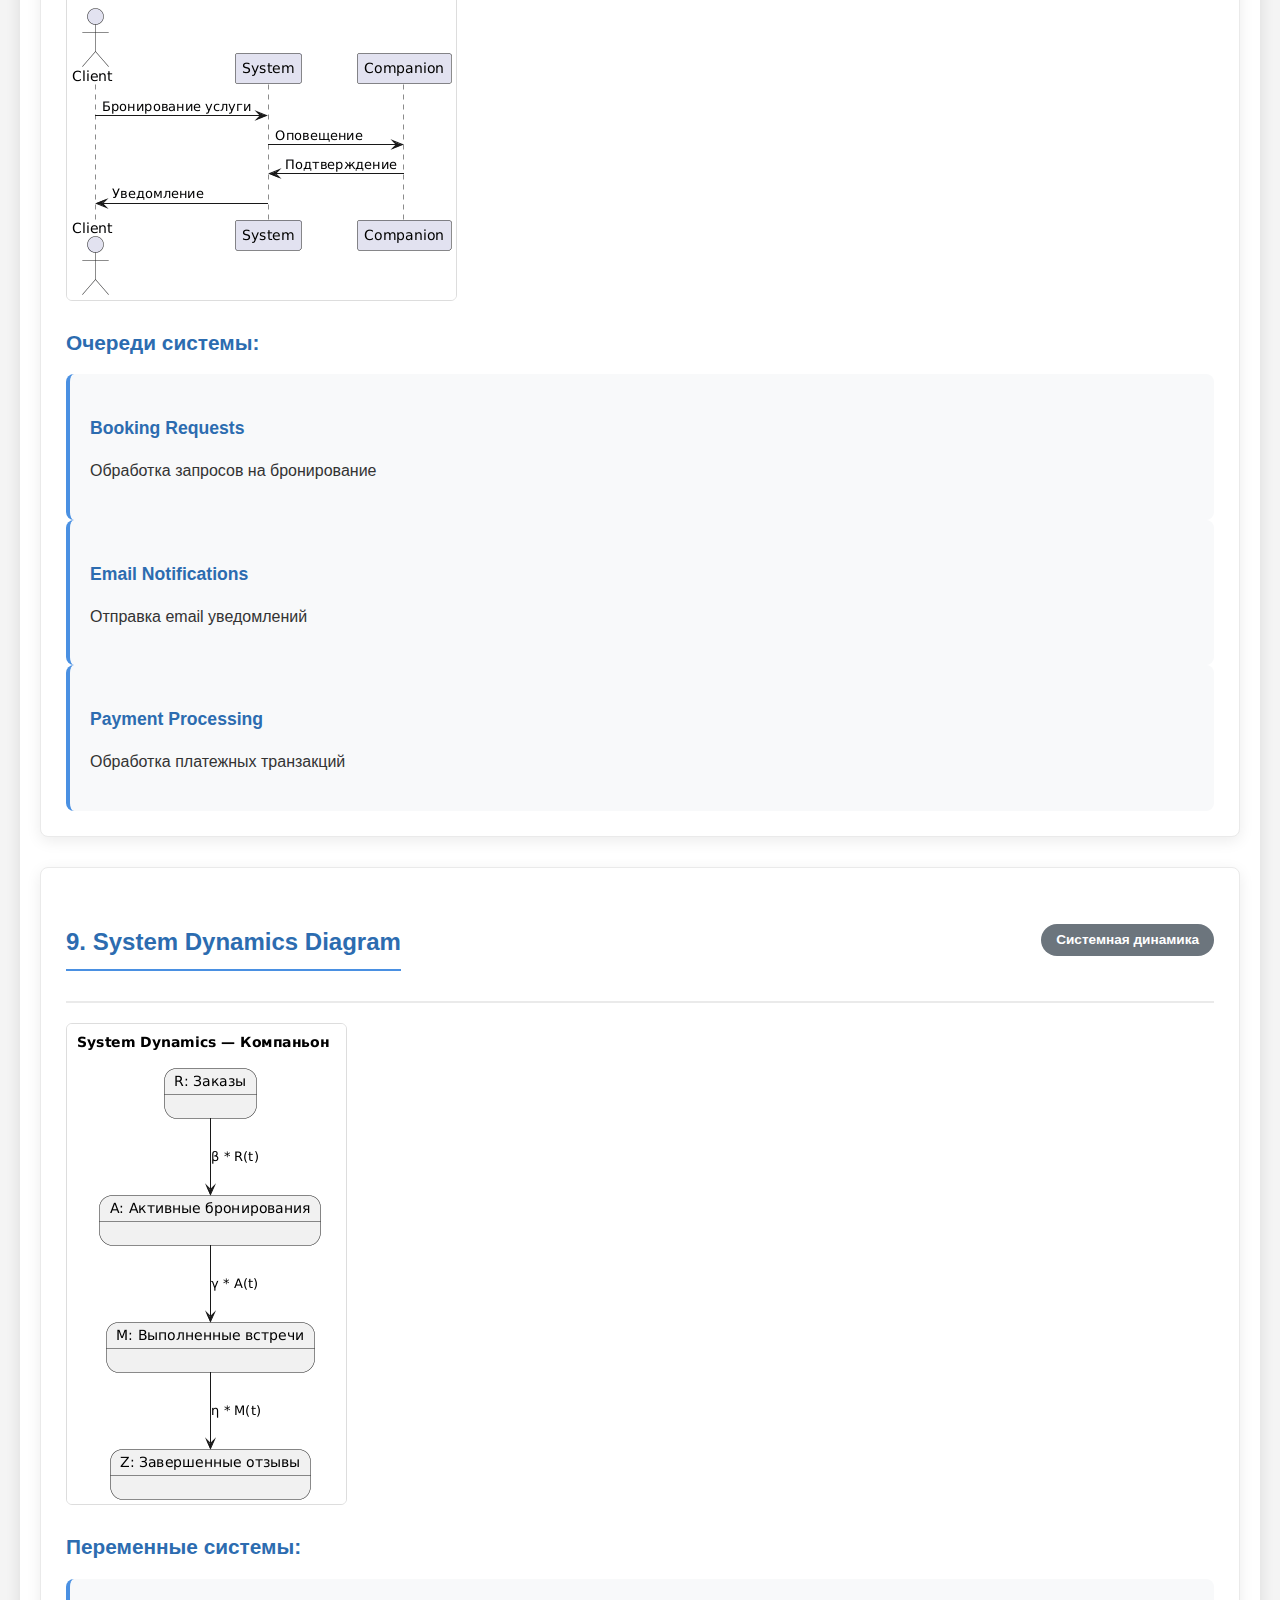
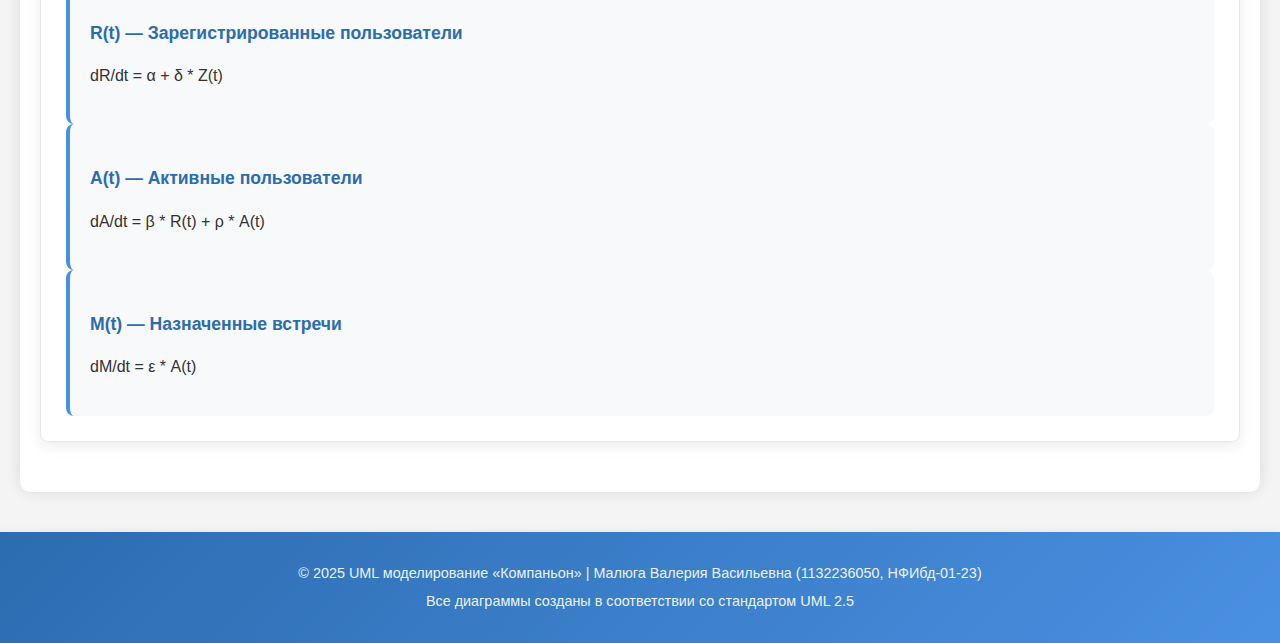
<file: uml.html>
<!DOCTYPE html>
<html lang="ru">
<head>
    <meta charset="UTF-8">
    <meta name="viewport" content="width=device-width, initial-scale=1.0">
    <title>Компаньон — UML Диаграммы</title>
    <link rel="stylesheet" href="style.css">
</head>
<body>
    <header>
        <div class="header-content">
            <h1>UML Диаграммы</h1>
            <nav>
                <a href="about.html">Главная</a>
                <a href="tz.html">ТЗ</a>
                <a href="uml.html" class="active">UML</a>
                <a href="frames.html">Фрейм-модели</a>
                <a href="implementation.html">Реализация</a>
                <a href="payments.html">Платежи</a>
                <a href="index.html" class="logout">Выйти</a>
            </nav>
        </div>
    </header>

    <main>
        <!-- Введение -->
        <section class="intro-section">
            <h2>UML моделирование системы «Компаньон»</h2>
            <p>Unified Modeling Language (UML) — стандартизированный язык графического описания для объектного моделирования.</p>
            
            <div class="diagram-summary">
                <div class="summary-card">
                    <div class="summary-number">12</div>
                    <div class="summary-title">Всего диаграмм</div>
                </div>
                <div class="summary-card">
                    <div class="summary-number">9</div>
                    <div class="summary-title">UML диаграмм</div>
                </div>
                <div class="summary-card">
                    <div class="summary-number">3</div>
                    <div class="summary-title">Процессные диаграммы</div>
                </div>
            </div>
        </section>

        <!-- Use Case Diagram -->
        <section class="diagram-section">
            <div class="diagram-header">
                <h2>1. Use Case Diagram</h2>
                <span class="diagram-type">Диаграмма прецедентов</span>
            </div>
            
            <div class="diagram-content">
                <img src="diagrams/uml_usecase.png" alt="Use Case Diagram">
                
                <div class="diagram-description">
                    <h3>Описание:</h3>
                    <p>Показывает взаимодействие акторов с системой и основные сценарии использования.</p>
                    
                    <h3>Основные акторы:</h3>
                    <ul>
                        <li><strong>Заказчик:</strong> Регистрация, поиск, бронирование, оплата</li>
                        <li><strong>Компаньон:</strong> Создание профиля, управление расписанием, прием заявок</li>
                        <li><strong>Администратор:</strong> Модерация, управление контентом, аналитика</li>
                    </ul>
                </div>
            </div>
        </section>

        <!-- Class Diagram -->
        <section class="diagram-section">
            <div class="diagram-header">
                <h2>2. Class Diagram</h2>
                <span class="diagram-type">Диаграмма классов</span>
            </div>
            
            <div class="diagram-content">
                <img src="diagrams/uml_class.png" alt="Class Diagram">
                
                <div class="diagram-description">
                    <h3>Основные классы:</h3>
                    
                    <div class="class-list">
                        <div class="class-item">
                            <h4>User (Пользователь)</h4>
                            <p><strong>Атрибуты:</strong> id, email, password_hash, role</p>
                            <p><strong>Методы:</strong> register(), login(), updateProfile()</p>
                        </div>
                        
                        <div class="class-item">
                            <h4>Customer (Заказчик)</h4>
                            <p><strong>Наследует:</strong> User</p>
                            <p><strong>Методы:</strong> searchCompanion(), bookMeeting()</p>
                        </div>
                        
                        <div class="class-item">
                            <h4>Companion (Компаньон)</h4>
                            <p><strong>Наследует:</strong> User</p>
                            <p><strong>Методы:</strong> updateSchedule(), acceptBooking()</p>
                        </div>
                    </div>
                </div>
            </div>
        </section>

        <!-- Sequence Diagram -->
        <section class="diagram-section">
            <div class="diagram-header">
                <h2>3. Sequence Diagram</h2>
                <span class="diagram-type">Диаграмма последовательностей</span>
            </div>
            
            <div class="diagram-content">
                <img src="diagrams/uml_sequence.png" alt="Sequence Diagram">
                
                <div class="diagram-description">
                    <h3>Сценарий: Бронирование встречи</h3>
                    <ol>
                        <li>Заказчик выбирает компаньона</li>
                        <li>Система проверяет доступность времени</li>
                        <li>Создается предварительная запись</li>
                        <li>Инициируется процесс оплаты</li>
                        <li>Отправляется уведомление компаньону</li>
                        <li>Отображается подтверждение заказчику</li>
                    </ol>
                </div>
            </div>
        </section>

        <!-- Object Diagram -->
        <section class="diagram-section">
            <div class="diagram-header">
                <h2>4. Object Diagram</h2>
                <span class="diagram-type">Диаграмма объектов</span>
            </div>
            
            <div class="diagram-content">
                <img src="diagrams/uml_object.png" alt="Object Diagram">
                
                <div class="diagram-description">
                    <h3>Конкретные объекты:</h3>
                    
                    <div class="object-examples">
                        <div class="object-item">
                            <h4>customer1</h4>
                            <p><strong>Класс:</strong> Customer</p>
                            <p><strong>Атрибуты:</strong> id="cust_001", name="Анна"</p>
                        </div>
                        
                        <div class="object-item">
                            <h4>companion1</h4>
                            <p><strong>Класс:</strong> Companion</p>
                            <p><strong>Атрибуты:</strong> id="comp_001", rate=1500₽/час</p>
                        </div>
                    </div>
                </div>
            </div>
        </section>

        <!-- Component Diagram -->
        <section class="diagram-section">
            <div class="diagram-header">
                <h2>5. Component Diagram</h2>
                <span class="diagram-type">Диаграмма компонентов</span>
            </div>
            
            <div class="diagram-content">
                <img src="diagrams/uml_component.png" alt="Component Diagram">
                
                <div class="diagram-description">
                    <h3>Основные компоненты:</h3>
                    
                    <div class="components">
                        <div class="component">
                            <h4>Web Client</h4>
                            <p>Веб-браузер пользователя</p>
                        </div>
                        
                        <div class="component">
                            <h4>Application Server</h4>
                            <p>Node.js с бизнес-логикой</p>
                        </div>
                        
                        <div class="component">
                            <h4>Database Server</h4>
                            <p>PostgreSQL, MongoDB</p>
                        </div>
                    </div>
                </div>
            </div>
        </section>

        <!-- Deployment Diagram -->
        <section class="diagram-section">
            <div class="diagram-header">
                <h2>6. Deployment Diagram</h2>
                <span class="diagram-type">Диаграмма развертывания</span>
            </div>
            
            <div class="diagram-content">
                <img src="diagrams/uml_deployment.png" alt="Deployment Diagram">
                
                <div class="diagram-description">
                    <h3>Аппаратная архитектура:</h3>
                    
                    <div class="deployment-nodes">
                        <div class="node">
                            <h4>Load Balancer</h4>
                            <p>Распределение трафика</p>
                        </div>
                        
                        <div class="node">
                            <h4>Web Servers (x2)</h4>
                            <p>Обслуживание веб-контента</p>
                        </div>
                        
                        <div class="node">
                            <h4>App Servers (x3)</h4>
                            <p>Обработка запросов</p>
                        </div>
                    </div>
                </div>
            </div>
        </section>

        <!-- Roles Diagram -->
        <section class="diagram-section">
            <div class="diagram-header">
                <h2>7. Roles / Actors Diagram</h2>
                <span class="diagram-type">Диаграмма ролей</span>
            </div>
            
            <div class="diagram-content">
                <img src="diagrams/uml_roles.png" alt="Roles Diagram">
                
                <div class="diagram-description">
                    <h3>Иерархия ролей:</h3>
                    
                    <table>
                        <thead>
                            <tr>
                                <th>Роль</th>
                                <th>Права</th>
                                <th>Ограничения</th>
                            </tr>
                        </thead>
                        <tbody>
                            <tr>
                                <td>Заказчик</td>
                                <td>Поиск, бронирование, отзывы</td>
                                <td>Не может создавать анкету компаньона</td>
                            </tr>
                            <tr>
                                <td>Компаньон</td>
                                <td>Анкета, расписание, заявки</td>
                                <td>Требуется верификация</td>
                            </tr>
                            <tr>
                                <td>Администратор</td>
                                <td>Полный доступ</td>
                                <td>Ответственность за безопасность</td>
                            </tr>
                        </tbody>
                    </table>
                </div>
            </div>
        </section>

        <!-- Queue Diagram -->
        <section class="diagram-section">
            <div class="diagram-header">
                <h2>8. Queue / Interaction Diagram</h2>
                <span class="diagram-type">Диаграмма очередей</span>
            </div>
            
            <div class="diagram-content">
                <img src="diagrams/uml_queue.png" alt="Queue Diagram">
                
                <div class="diagram-description">
                    <h3>Очереди системы:</h3>
                    
                    <div class="queues">
                        <div class="queue">
                            <h4>Booking Requests</h4>
                            <p>Обработка запросов на бронирование</p>
                        </div>
                        
                        <div class="queue">
                            <h4>Email Notifications</h4>
                            <p>Отправка email уведомлений</p>
                        </div>
                        
                        <div class="queue">
                            <h4>Payment Processing</h4>
                            <p>Обработка платежных транзакций</p>
                        </div>
                    </div>
                </div>
            </div>
        </section>

        <!-- System Dynamics -->
        <section class="diagram-section">
            <div class="diagram-header">
                <h2>9. System Dynamics Diagram</h2>
                <span class="diagram-type">Системная динамика</span>
            </div>
            
            <div class="diagram-content">
                <img src="diagrams/uml_systemdynamics.png" alt="System Dynamics Diagram">
                
                <div class="diagram-description">
                    <h3>Переменные системы:</h3>
                    
                    <div class="variables">
                        <div class="variable">
                            <h4>R(t) — Зарегистрированные пользователи</h4>
                            <p>dR/dt = α + δ * Z(t)</p>
                        </div>
                        
                        <div class="variable">
                            <h4>A(t) — Активные пользователи</h4>
                            <p>dA/dt = β * R(t) + ρ * A(t)</p>
                        </div>
                        
                        <div class="variable">
                            <h4>M(t) — Назначенные встречи</h4>
                            <p>dM/dt = ε * A(t)</p>
                        </div>
                    </div>
                </div>
            </div>
        </section>
    </main>

    <footer>
        <div class="footer-content">
            <p>© 2025 UML моделирование «Компаньон» | Малюга Валерия Васильевна (1132236050, НФИбд-01-23)</p>
            <p>Все диаграммы созданы в соответствии со стандартом UML 2.5</p>
        </div>
    </footer>
</body>
</html>
</file>
<file: style.css>
/* Основные стили */
body { 
  font-family: 'Arial', sans-serif; 
  margin: 0; 
  padding: 0; 
  background: #f4f4f4; 
  color: #333;
  line-height: 1.6;
}

header, footer { 
  background: linear-gradient(135deg, #4a90e2, #2c6cb0); 
  color: white; 
  text-align: center; 
  padding: 20px 15px; 
  box-shadow: 0 2px 10px rgba(0,0,0,0.1);
}

header h1 {
  margin: 0 0 15px 0;
  font-size: 1.8em;
  text-shadow: 1px 1px 2px rgba(0,0,0,0.1);
}

nav { 
  margin-top: 10px;
}

nav a { 
  color: white; 
  margin: 0 10px; 
  text-decoration: none; 
  font-weight: bold; 
  font-size: 14px;
  transition: color 0.3s;
  display: inline-block;
  padding: 5px 10px;
  border-radius: 4px;
}

nav a:hover { 
  color: #ffeb3b; 
  background: rgba(255,255,255,0.1);
}

nav a:active {
  transform: translateY(1px);
}

h1, h2, h3, h4 { 
  margin: 20px 0 15px 0; 
  color: #2c6cb0;
  font-weight: 600;
}

h1 { 
  font-size: 1.8em;
}

h2 { 
  font-size: 1.5em; 
  border-bottom: 2px solid #4a90e2; 
  padding-bottom: 8px;
  margin-top: 30px;
}

h3 {
  font-size: 1.3em;
  margin-top: 25px;
}

h4 {
  font-size: 1.1em;
  margin-top: 20px;
}

main { 
  padding: 20px; 
  max-width: 1200px; 
  margin: 0 auto;
  background: white;
  box-shadow: 0 0 15px rgba(0,0,0,0.1);
  border-radius: 0 0 10px 10px;
}

section { 
  background: white; 
  border-radius: 8px; 
  margin-bottom: 25px; 
  padding: 20px;
  border: 1px solid #eaeaea;
}

img { 
  max-width: 100%; 
  border-radius: 6px; 
  margin: 15px 0; 
  border: 1px solid #ddd;
  display: block;
}

/* Страница входа */
.login-page { 
  display: flex; 
  justify-content: center; 
  align-items: center; 
  height: 100vh; 
  background: linear-gradient(135deg, #667eea 0%, #764ba2 100%);
}

.login-box { 
  background: white; 
  padding: 40px; 
  border-radius: 10px; 
  box-shadow: 0 10px 30px rgba(0,0,0,0.2); 
  text-align: center;
  width: 90%;
  max-width: 400px;
}

.login-box h1 { 
  color: #4a90e2; 
  margin-bottom: 10px;
}

.login-box p { 
  color: #666; 
  margin-bottom: 25px;
}

.login-box input { 
  display: block; 
  margin: 15px auto; 
  padding: 12px 15px; 
  width: 85%; 
  border: 1px solid #ddd; 
  border-radius: 6px;
  font-size: 16px;
  box-sizing: border-box;
}

.login-box button { 
  padding: 12px 25px; 
  background: linear-gradient(135deg, #4a90e2, #2c6cb0); 
  color: white; 
  border: none; 
  border-radius: 6px; 
  cursor: pointer; 
  font-size: 16px; 
  font-weight: bold;
  transition: transform 0.2s, box-shadow 0.2s;
  margin-top: 15px;
  width: 85%;
}

.login-box button:hover { 
  transform: translateY(-2px); 
  box-shadow: 0 5px 15px rgba(74, 144, 226, 0.4);
}

.demo-info { 
  font-size: 12px; 
  color: #888; 
  margin-top: 20px;
}

/* Главная страница */
.welcome-section {
  text-align: center;
  background: linear-gradient(135deg, #f5f7fa 0%, #c3cfe2 100%);
  padding: 30px;
  border-radius: 10px;
}

.stats-grid {
  display: grid;
  grid-template-columns: repeat(auto-fit, minmax(200px, 1fr));
  gap: 20px;
  margin: 30px 0;
}

.stat-card {
  background: white;
  padding: 20px;
  border-radius: 8px;
  box-shadow: 0 3px 10px rgba(0,0,0,0.08);
  transition: transform 0.3s;
  text-align: center;
}

.stat-card:hover {
  transform: translateY(-5px);
  box-shadow: 0 5px 15px rgba(0,0,0,0.1);
}

.stat-number {
  font-size: 2.2em;
  font-weight: bold;
  color: #4a90e2;
  margin: 10px 0;
}

.quick-links {
  display: grid;
  grid-template-columns: repeat(auto-fit, minmax(250px, 1fr));
  gap: 20px;
  margin: 20px 0;
}

.quick-link {
  background: #f8f9fa;
  padding: 20px;
  border-radius: 8px;
  text-decoration: none;
  color: #333;
  border: 2px solid transparent;
  transition: all 0.3s;
  display: block;
}

.quick-link:hover {
  border-color: #4a90e2;
  background: white;
  box-shadow: 0 5px 15px rgba(74, 144, 226, 0.1);
  transform: translateY(-3px);
}

.quick-link h3 {
  color: #2c6cb0;
  margin-top: 0;
  margin-bottom: 10px;
}

.charts {
  text-align: center;
  margin-top: 30px;
  padding: 20px;
  background: #f8f9fa;
  border-radius: 8px;
}

.chart-caption {
  font-style: italic;
  color: #666;
  margin-top: 10px;
  font-size: 0.9em;
}

/* Списки и таблицы */
ul, ol {
  margin: 15px 0;
  padding-left: 25px;
}

li {
  margin: 8px 0;
  line-height: 1.5;
}

table {
  width: 100%;
  border-collapse: collapse;
  margin: 20px 0;
  background: white;
  border-radius: 6px;
  overflow: hidden;
  box-shadow: 0 2px 8px rgba(0,0,0,0.05);
}

th, td {
  padding: 12px 15px;
  text-align: left;
  border-bottom: 1px solid #eee;
}

th {
  background: #4a90e2;
  color: white;
  font-weight: bold;
}

tr:hover {
  background: #f5f9ff;
}

/* Жизненный цикл - ИСПРАВЛЕННАЯ ВЕРСИЯ */
.lifecycle-improved {
  margin: 30px 0;
}

.lifecycle-phase {
  background: #f8f9fa;
  border-radius: 8px;
  padding: 20px;
  margin-bottom: 20px;
  border-left: 4px solid #4a90e2;
  transition: transform 0.3s;
}

.lifecycle-phase:hover {
  transform: translateX(5px);
  box-shadow: 0 5px 15px rgba(0,0,0,0.1);
}

.phase-number-title {
  display: flex;
  align-items: center;
  margin-bottom: 15px;
  gap: 15px;
}

.phase-number {
  background: #4a90e2;
  color: white;
  width: 36px;
  height: 36px;
  border-radius: 50%;
  display: flex;
  align-items: center;
  justify-content: center;
  font-weight: bold;
  font-size: 1.2em;
  flex-shrink: 0;
}

.phase-content ul {
  margin: 0;
  padding-left: 20px;
}

.phase-content li {
  margin: 8px 0;
  padding-left: 5px;
}

/* Реализация */
.tech-stack {
  display: grid;
  grid-template-columns: repeat(auto-fit, minmax(300px, 1fr));
  gap: 20px;
  margin: 20px 0;
}

.tech-category {
  background: #f0f7ff;
  padding: 20px;
  border-radius: 8px;
  border-left: 4px solid #4a90e2;
}

.math-model {
  background: #f9f9f9;
  padding: 20px;
  border-radius: 8px;
  margin: 20px 0;
  border: 1px solid #eee;
  overflow-x: auto;
}

pre {
  background: #2d2d2d;
  color: #f8f8f2;
  padding: 20px;
  border-radius: 6px;
  overflow-x: auto;
  font-family: 'Consolas', monospace;
  font-size: 13px;
  margin: 15px 0;
  line-height: 1.4;
  tab-size: 2;
}

code {
  font-family: 'Consolas', monospace;
  background: #f5f5f5;
  padding: 2px 6px;
  border-radius: 4px;
  font-size: 0.9em;
}

.code-example {
  margin: 25px 0;
  background: #f8f9fa;
  padding: 20px;
  border-radius: 8px;
}

.code-example h3 {
  margin-top: 0;
  color: #333;
}

.testing-grid {
  display: grid;
  grid-template-columns: repeat(auto-fit, minmax(200px, 1fr));
  gap: 20px;
  margin-top: 20px;
}

.test-type {
  background: #e8f4ff;
  padding: 20px;
  border-radius: 8px;
  text-align: center;
  border: 1px solid #d1e3ff;
}

/* Платежи */
.payment-model {
  display: grid;
  grid-template-columns: repeat(auto-fit, minmax(300px, 1fr));
  gap: 25px;
  margin: 25px 0;
}

.model-card {
  background: #f0f7ff;
  padding: 25px;
  border-radius: 8px;
  box-shadow: 0 4px 10px rgba(0,0,0,0.05);
  border: 1px solid #d1e3ff;
}

.payment-steps {
  background: #f9f9f9;
  padding: 25px;
  border-radius: 8px;
  margin: 25px 0;
  counter-reset: step;
}

.payment-steps li {
  margin: 15px 0;
  padding-left: 30px;
  position: relative;
  list-style: none;
}

.payment-steps li:before {
  counter-increment: step;
  content: counter(step);
  background: #4a90e2;
  color: white;
  width: 24px;
  height: 24px;
  border-radius: 50%;
  display: inline-flex;
  align-items: center;
  justify-content: center;
  position: absolute;
  left: 0;
  top: 0;
  font-size: 0.9em;
}

.security-features {
  display: grid;
  grid-template-columns: repeat(auto-fit, minmax(220px, 1fr));
  gap: 20px;
  margin: 25px 0;
}

.feature {
  background: white;
  padding: 20px;
  border-radius: 8px;
  border: 1px solid #e0e0e0;
  text-align: center;
  transition: transform 0.3s;
}

.feature:hover {
  transform: translateY(-3px);
  box-shadow: 0 5px 15px rgba(0,0,0,0.1);
}

.feature h4 {
  color: #2c6cb0;
  margin-top: 0;
  margin-bottom: 10px;
}

.financial-table {
  width: 100%;
  border-collapse: collapse;
  margin: 25px 0;
  background: white;
  border-radius: 8px;
  overflow: hidden;
  box-shadow: 0 3px 10px rgba(0,0,0,0.05);
}

.financial-table th, .financial-table td {
  padding: 15px;
  text-align: left;
  border-bottom: 1px solid #eee;
}

.financial-table th {
  background: #4a90e2;
  color: white;
  font-weight: bold;
}

.financial-table tr:hover {
  background: #f5f9ff;
}

/* О проекте */
.project-highlights, .tasks-grid, .audience-grid, .marketing-4p, .swot-grid, .expected-results {
  display: grid;
  grid-template-columns: repeat(auto-fit, minmax(300px, 1fr));
  gap: 20px;
  margin: 20px 0;
}

.highlight, .task-card, .audience-card, .p-card, .swot-card, .result-card {
  background: #f8f9fa;
  padding: 20px;
  border-radius: 8px;
  border-left: 4px solid #4a90e2;
}

.swot-card.strengths { border-left-color: #28a745; }
.swot-card.weaknesses { border-left-color: #dc3545; }
.swot-card.opportunities { border-left-color: #17a2b8; }
.swot-card.threats { border-left-color: #ffc107; }

.timeline-phase {
  background: #f0f7ff;
  padding: 20px;
  border-radius: 8px;
  margin: 15px 0;
  border-left: 4px solid #2c6cb0;
}

.phase-header {
  display: flex;
  justify-content: space-between;
  align-items: center;
  margin-bottom: 10px;
}

.phase-duration {
  background: #4a90e2;
  color: white;
  padding: 5px 15px;
  border-radius: 20px;
  font-weight: bold;
  font-size: 0.9em;
}

/* ТЗ */
.toc {
  background: #f8f9fa;
  padding: 20px;
  border-radius: 8px;
  margin: 20px 0;
}

.toc li {
  margin: 8px 0;
}

.roles-table, .db-table, .schedule-table {
  width: 100%;
  border-collapse: collapse;
  margin: 20px 0;
  background: white;
  border-radius: 8px;
  overflow: hidden;
  box-shadow: 0 3px 10px rgba(0,0,0,0.05);
}

.modules-grid {
  display: grid;
  grid-template-columns: repeat(auto-fit, minmax(300px, 1fr));
  gap: 20px;
  margin: 20px 0;
}

.module-card {
  background: #f0f7ff;
  padding: 20px;
  border-radius: 8px;
  border: 1px solid #d1e3ff;
}

.security-grid {
  display: grid;
  grid-template-columns: repeat(auto-fit, minmax(200px, 1fr));
  gap: 15px;
  margin: 20px 0;
}

.security-item {
  background: white;
  padding: 15px;
  border-radius: 8px;
  text-align: center;
  border: 1px solid #e0e0e0;
}

.security-item h4 {
  color: #2c6cb0;
  margin-top: 0;
  margin-bottom: 8px;
}

.deliverables {
  display: grid;
  grid-template-columns: repeat(auto-fit, minmax(250px, 1fr));
  gap: 20px;
  margin: 20px 0;
}

.deliverable {
  background: #e8f4ff;
  padding: 20px;
  border-radius: 8px;
}

.acceptance-criteria {
  background: #f0f7ff;
  padding: 25px;
  border-radius: 8px;
  margin-top: 30px;
}

/* UML */
.uml-intro, .frames-intro {
  background: #f0f7ff;
  padding: 25px;
  border-radius: 8px;
  margin-bottom: 30px;
}

.diagram-section {
  background: white;
  border-radius: 8px;
  padding: 25px;
  margin-bottom: 30px;
  box-shadow: 0 4px 15px rgba(0,0,0,0.08);
  border: 1px solid #eaeaea;
}

.diagram-header {
  display: flex;
  justify-content: space-between;
  align-items: center;
  margin-bottom: 20px;
  padding-bottom: 15px;
  border-bottom: 2px solid #eaeaea;
  flex-wrap: wrap;
  gap: 10px;
}

.diagram-type {
  background: #6c757d;
  color: white;
  padding: 5px 15px;
  border-radius: 20px;
  font-size: 0.85em;
  font-weight: bold;
}

.class-list, .object-examples, .component-list, .deployment-nodes,
.queue-list, .system-variables {
  display: grid;
  grid-template-columns: repeat(auto-fit, minmax(300px, 1fr));
  gap: 20px;
  margin: 20px 0;
}

.class-card, .object-card, .component, .node, .queue, .variable {
  background: #f8f9fa;
  padding: 20px;
  border-radius: 8px;
  border-left: 4px solid #4a90e2;
}

.uml-benefits {
  display: grid;
  grid-template-columns: repeat(auto-fit, minmax(200px, 1fr));
  gap: 20px;
  margin: 25px 0;
}

.benefit {
  background: #e8f4ff;
  padding: 20px;
  border-radius: 8px;
  text-align: center;
}

/* Фрейм-модели */
.frame-types {
  display: grid;
  grid-template-columns: repeat(auto-fit, minmax(250px, 1fr));
  gap: 20px;
  margin: 20px 0;
}

.frame-type-card {
  background: #f8f9fa;
  padding: 20px;
  border-radius: 8px;
  border: 1px solid #e0e0e0;
  transition: transform 0.3s;
}

.frame-type-card:hover {
  transform: translateY(-5px);
  box-shadow: 0 5px 15px rgba(0,0,0,0.1);
}

.frame-examples {
  margin: 30px 0;
}

.frame-example {
  background: #f8f9fa;
  padding: 25px;
  border-radius: 8px;
  margin-bottom: 30px;
  border: 1px solid #e0e0e0;
}

.frame-details {
  margin-top: 20px;
  background: white;
  padding: 20px;
  border-radius: 6px;
}

.additional-frames {
  display: grid;
  grid-template-columns: repeat(auto-fit, minmax(300px, 1fr));
  gap: 20px;
  margin: 20px 0;
}

.additional-frame {
  background: #f0f7ff;
  padding: 20px;
  border-radius: 8px;
  border: 1px solid #d1e3ff;
  overflow-x: auto;
}

.hierarchy-level {
  background: #f8f9fa;
  padding: 20px;
  border-radius: 8px;
  margin-bottom: 20px;
}

.frame-applications {
  display: grid;
  grid-template-columns: repeat(auto-fit, minmax(250px, 1fr));
  gap: 20px;
  margin: 20px 0;
}

.application {
  background: #e8f4ff;
  padding: 20px;
  border-radius: 8px;
  border: 1px solid #d1e3ff;
}

.conclusion-points {
  display: grid;
  grid-template-columns: repeat(auto-fit, minmax(200px, 1fr));
  gap: 20px;
  margin: 20px 0;
}

.point {
  background: #f8f9fa;
  padding: 20px;
  border-radius: 8px;
  text-align: center;
}

.final-note {
  background: #f0f7ff;
  padding: 20px;
  border-radius: 8px;
  margin-top: 25px;
  font-style: italic;
  border-left: 4px solid #4a90e2;
}

/* Футер */
footer {
  margin-top: 40px;
  padding: 25px;
  background: linear-gradient(135deg, #2c6cb0, #4a90e2);
}

.footer-content {
  max-width: 1200px;
  margin: 0 auto;
  text-align: center;
}

.footer-content p {
  margin: 5px 0;
  font-size: 0.9em;
  opacity: 0.9;
}

/* Адаптивность */
@media (max-width: 768px) {
  header h1 {
    font-size: 1.5em;
  }
  
  nav a {
    display: inline-block;
    margin: 5px;
    font-size: 13px;
    padding: 4px 8px;
  }
  
  main {
    padding: 15px;
  }
  
  section {
    padding: 15px;
  }
  
  h1 {
    font-size: 1.6em;
  }
  
  h2 {
    font-size: 1.4em;
  }
  
  .login-box {
    padding: 30px 20px;
    width: 90%;
  }
  
  .stats-grid, .quick-links, .tech-stack, .payment-model,
  .project-highlights, .tasks-grid, .audience-grid, .marketing-4p,
  .swot-grid, .expected-results, .modules-grid, .security-grid,
  .deliverables, .uml-benefits, .frame-types, .additional-frames,
  .frame-applications, .conclusion-points {
    grid-template-columns: 1fr;
  }
  
  .lifecycle-phase {
    padding: 15px;
  }
  
  .phase-number-title {
    flex-direction: column;
    align-items: flex-start;
    gap: 10px;
  }
  
  .diagram-header {
    flex-direction: column;
    align-items: flex-start;
  }
  
  pre {
    padding: 15px;
    font-size: 12px;
  }
  
  table {
    display: block;
    overflow-x: auto;
  }
}

@media (max-width: 480px) {
  .login-box {
    padding: 25px 15px;
  }
  
  .login-box input, .login-box button {
    width: 100%;
  }
  
  .stat-number {
    font-size: 1.8em;
  }
  
  .phase-number {
    width: 30px;
    height: 30px;
    font-size: 1em;
  }
  
  th, td {
    padding: 10px;
    font-size: 0.9em;
  }
}
</file>
